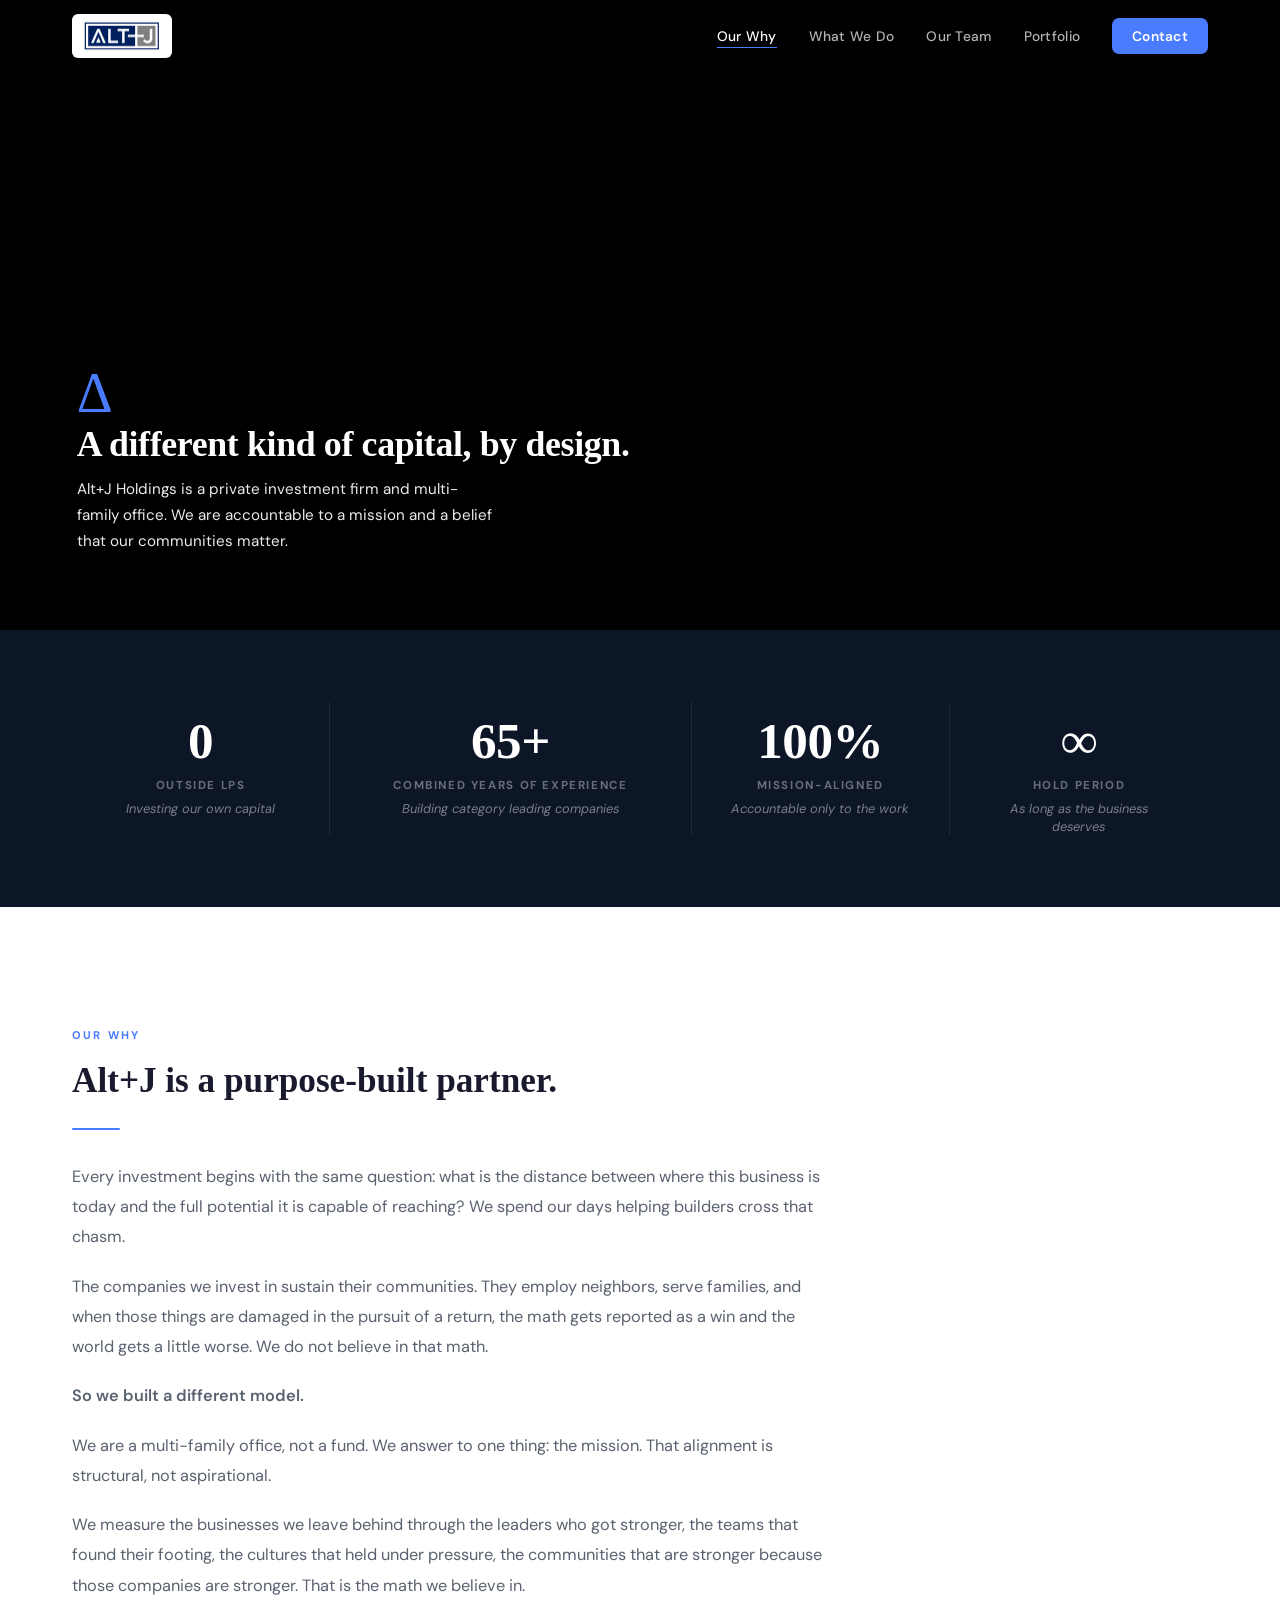
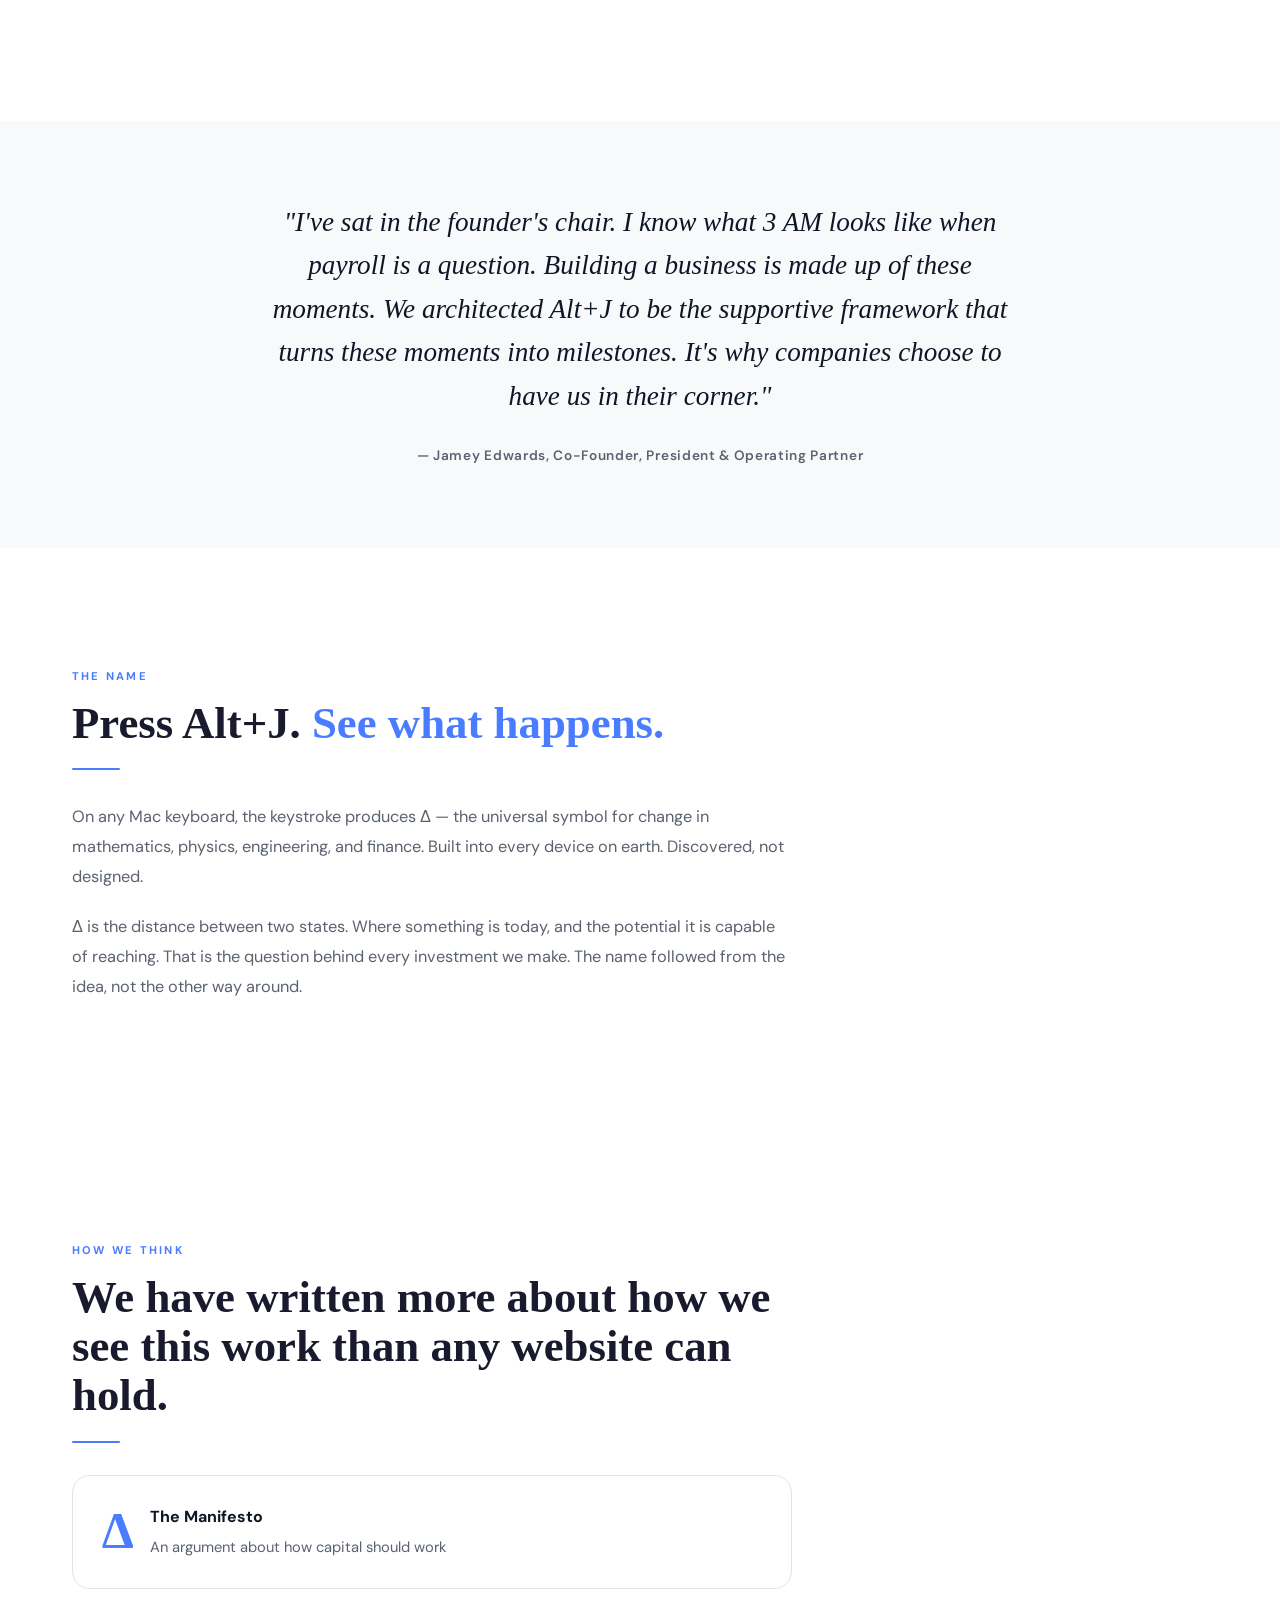
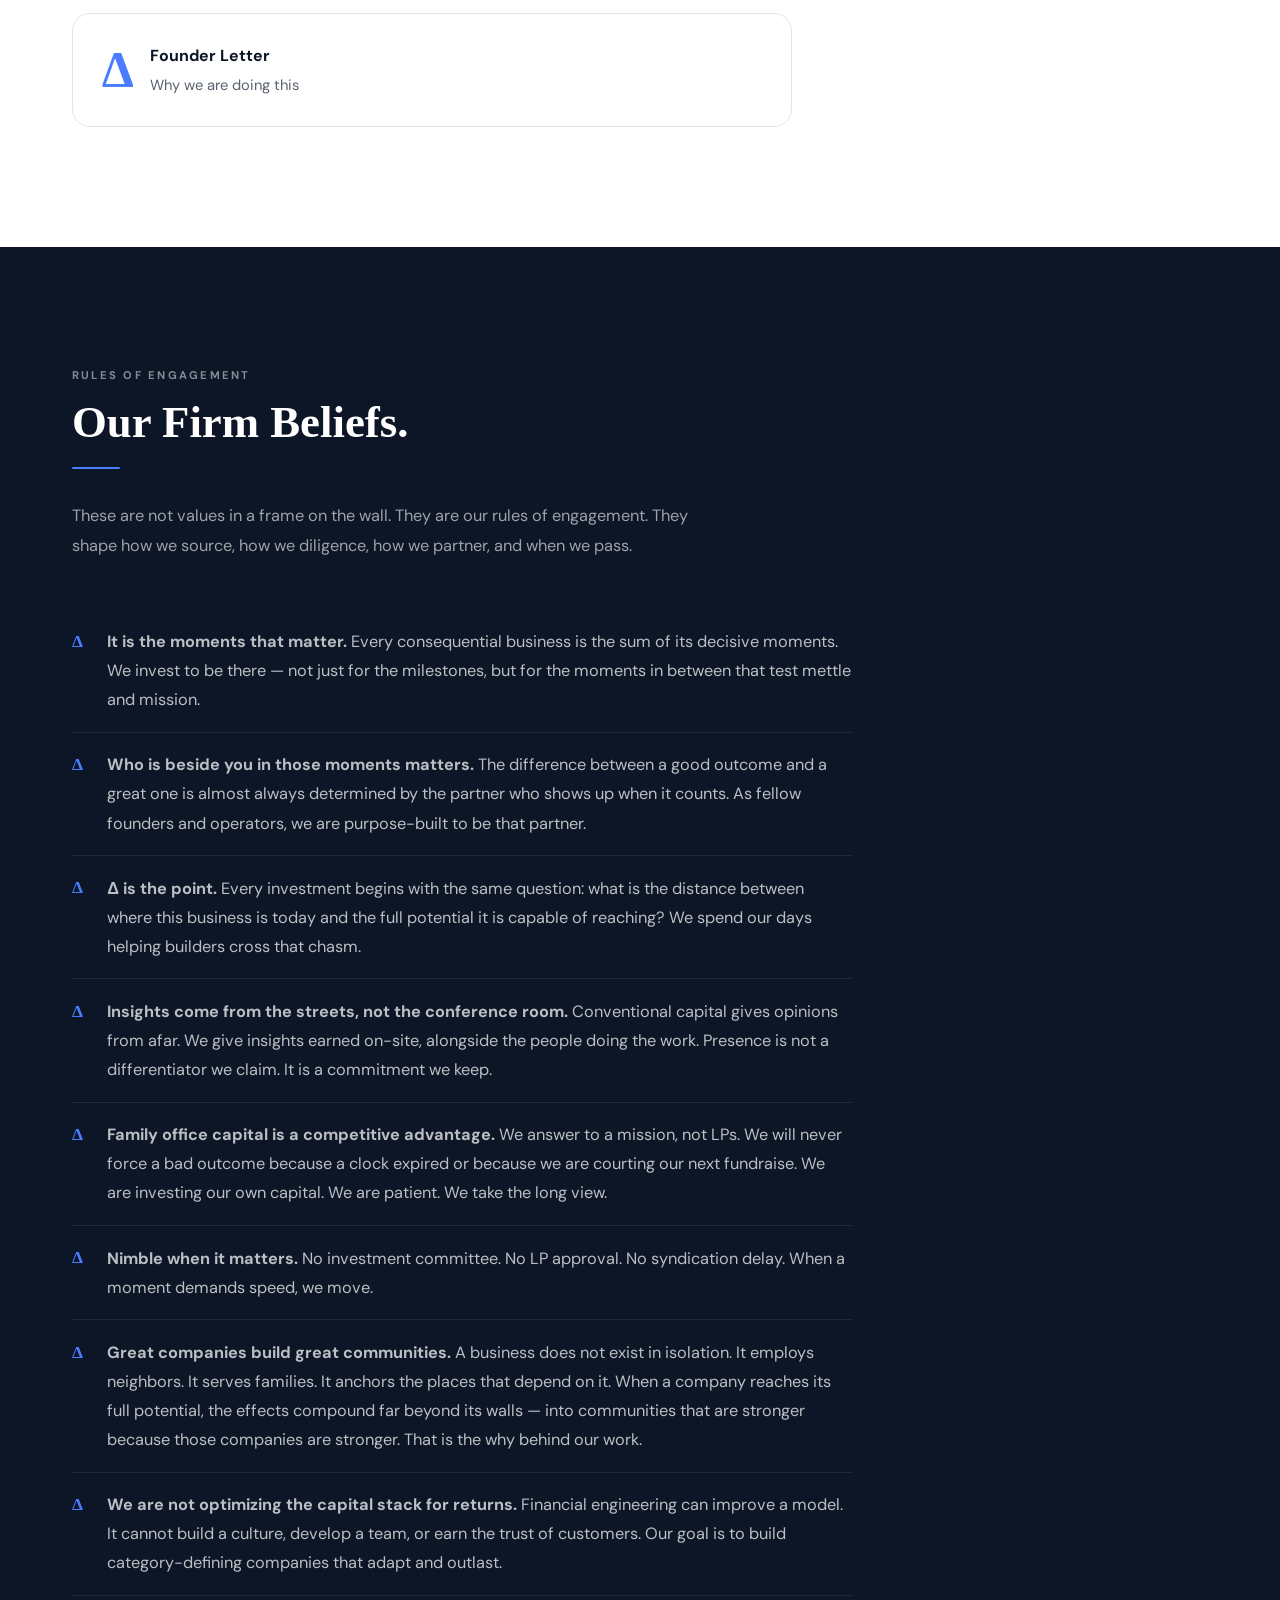
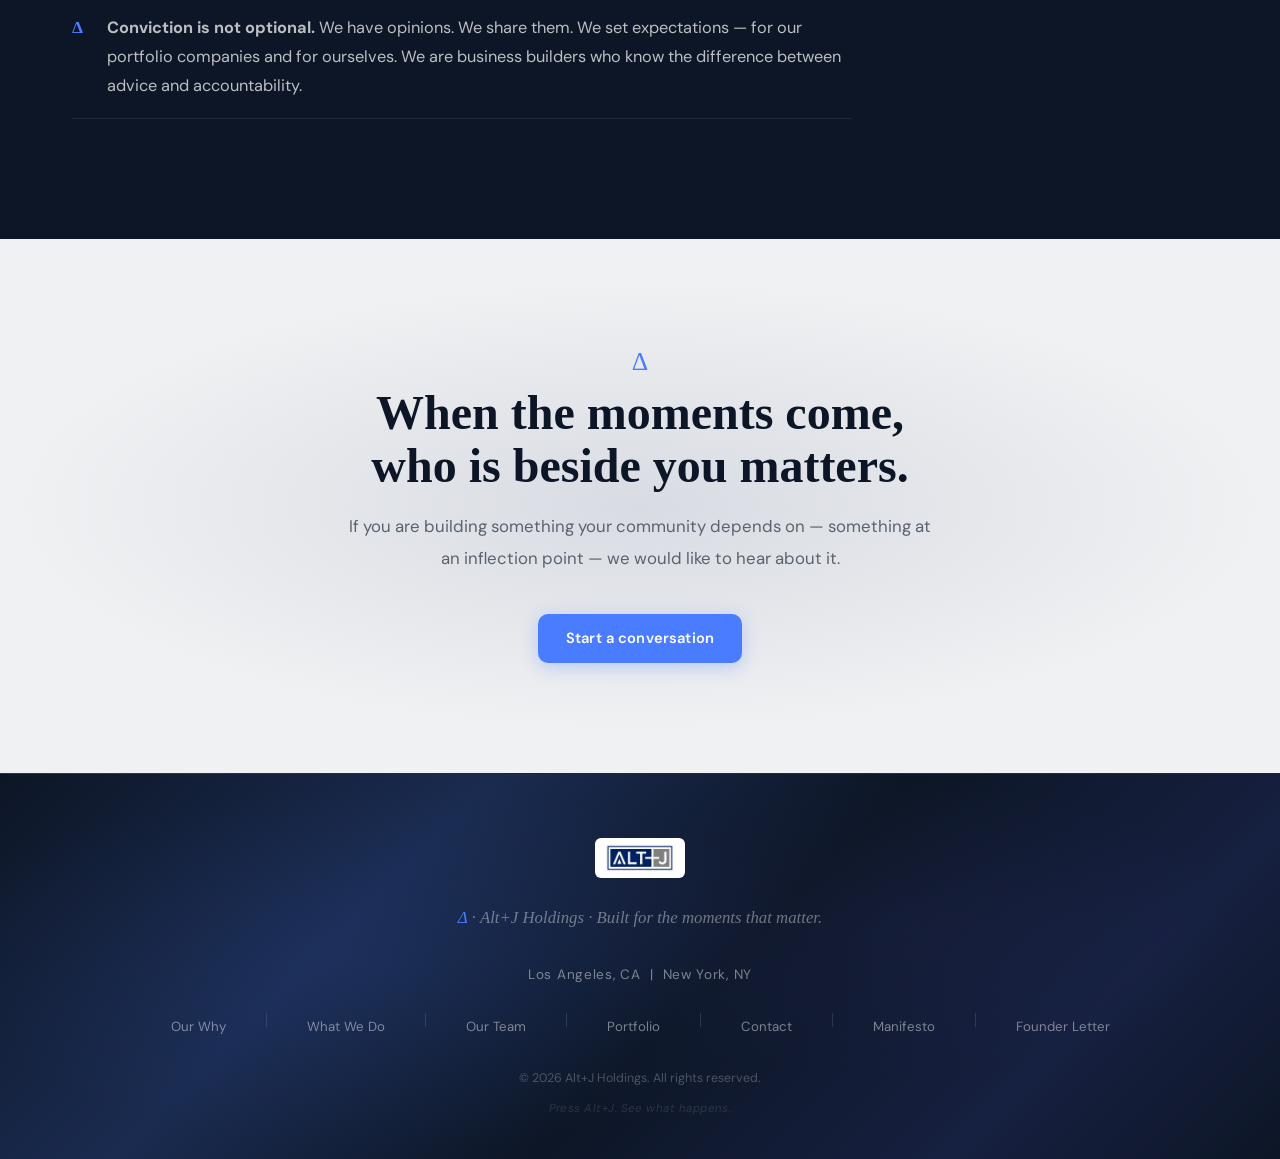
<file: about.html>
<!DOCTYPE html>
<html lang="en">
<head>
  <meta charset="UTF-8">
  <meta name="viewport" content="width=device-width, initial-scale=1.0">
  <title>Our Why — Alt+J Holdings</title>
  <meta name="description" content="Alt+J Holdings — a family office investment firm investing our own capital, accountable to a mission rather than a fund cycle.">
  <link rel="stylesheet" href="/css/style.css">
  <link rel="preconnect" href="https://fonts.googleapis.com">
  <link rel="preconnect" href="https://fonts.gstatic.com" crossorigin>
</head>
<body>

<!-- NAV -->
<nav id="nav">
  <div class="nav-inner">
    <a class="nav-logo" href="/"><img src="/assets/logo.png" alt="Alt+J Holdings"></a>
    <ul class="nav-links">
      <li><a href="/ourwhy.html" class="active">Our Why</a></li>
      <li><a href="/what-we-do.html">What We Do</a></li>
      <li><a href="/team.html">Our Team</a></li>
      <li><a href="/portfolio.html">Portfolio</a></li>
      <li><a href="/contact.html" class="nav-cta">Contact</a></li>
    </ul>
    <div class="nav-hamburger" aria-label="Menu" role="button" tabindex="0">
      <span></span><span></span><span></span>
    </div>
  </div>
</nav>
<div class="nav-mobile">
  <ul>
    <li><a href="/ourwhy.html">Our Why</a></li>
    <li><a href="/what-we-do.html">What We Do</a></li>
    <li><a href="/team.html">Our Team</a></li>
    <li><a href="/portfolio.html">Portfolio</a></li>
    <li><a href="/contact.html">Contact</a></li>
  </ul>
  <a href="/contact.html" class="btn btn-primary">Contact</a>
</div>

<!-- HERO -->
<section class="hero-video" style="height:70vh;min-height:450px;">
  <div class="hero-video-slides">
    <div class="hero-slide active" data-slide="0">
      <video autoplay muted loop playsinline>
        <source src="/assets/architect-drawing.mp4" type="video/mp4">
      </video>
      <div class="hero-overlay" style="background:linear-gradient(180deg, rgba(10,18,32,0.55) 0%, rgba(10,18,32,0.7) 100%)"></div>
    </div>
  </div>
  <div class="hero-content" style="bottom:12%;left:6%;max-width:620px;z-index:2;">
    <span class="hero-delta">Δ</span>
    <h1 class="hero-headline">A different kind of capital, by design.</h1>
    <p class="hero-sub">Alt+J Holdings is a private investment firm and multi-family office. We are accountable to a mission and a belief that our communities matter.</p>
  </div>
</section>

<!-- STAT BAND -->
<section class="stat-band">
  <div class="container">
    <div class="stats-grid">
      <div class="stat-item fade-in">
        <div class="stat-number" data-count="0">0</div>
        <div class="stat-label">Outside LPs</div>
        <div class="stat-sublabel">Investing our own capital</div>
      </div>
      <div class="stat-item fade-in fade-in-delay-1">
        <div class="stat-number" data-count="65" data-suffix="+">65+</div>
        <div class="stat-label">Combined Years of Experience</div>
        <div class="stat-sublabel">Building category leading companies</div>
      </div>
      <div class="stat-item fade-in fade-in-delay-2">
        <div class="stat-number" data-count="100" data-suffix="%">100%</div>
        <div class="stat-label">Mission-Aligned</div>
        <div class="stat-sublabel">Accountable only to the work</div>
      </div>
      <div class="stat-item fade-in fade-in-delay-3">
        <div class="stat-number">∞</div>
        <div class="stat-label">Hold Period</div>
        <div class="stat-sublabel">As long as the business deserves</div>
      </div>
    </div>
  </div>
</section>

<!-- OUR WHY -->
<section style="background:var(--white); padding:120px 0">
  <div class="container">
    <div style="max-width:760px">
      <span class="label fade-in">Our Why</span>
      <h2 class="fade-in" style="font-size:clamp(1.6rem,3vw,2.2rem);line-height:1.3;margin-bottom:1.5rem">Alt+J is a purpose-built partner.</h2>
      <div class="section-divider fade-in"></div>
      <p class="fade-in fade-in-delay-1" style="color:var(--text-light);margin-top:1.5rem">
        Every investment begins with the same question: what is the distance between where this business is today and the full potential it is capable of reaching? We spend our days helping builders cross that chasm.
      </p>
      <p class="fade-in fade-in-delay-1" style="color:var(--text-light);margin-top:1.2rem">
        The companies we invest in sustain their communities. They employ neighbors, serve families, and when those things are damaged in the pursuit of a return, the math gets reported as a win and the world gets a little worse. We do not believe in that math.
      </p>
      <p class="fade-in fade-in-delay-2" style="color:var(--text-light);margin-top:1.2rem;font-weight:600">
        So we built a different model.
      </p>
      <p class="fade-in fade-in-delay-2" style="color:var(--text-light);margin-top:1.2rem">
        We are a multi-family office, not a fund. We answer to one thing: the mission. That alignment is structural, not aspirational.
      </p>
      <p class="fade-in fade-in-delay-2" style="color:var(--text-light);margin-top:1.2rem">
        We measure the businesses we leave behind through the leaders who got stronger, the teams that found their footing, the cultures that held under pressure, the communities that are stronger because those companies are stronger. That is the math we believe in.
      </p>
    </div>
  </div>
</section>


<!-- QUOTE — JAMEY -->
<section style="background:var(--off-white); padding:80px 0">
  <div class="container">
    <blockquote class="pull-quote fade-in" style="max-width:760px;margin:0 auto;text-align:center;border:none;padding:0">
      <p style="font-family:'Cormorant Garant',Georgia,serif;font-size:clamp(1.3rem,2.5vw,1.7rem);line-height:1.6;color:var(--navy);font-style:italic;margin-bottom:1.5rem">
        "I've sat in the founder's chair. I know what 3 AM looks like when payroll is a question. Building a business is made up of these moments. We architected Alt+J to be the supportive framework that turns these moments into milestones. It's why companies choose to have us in their corner."
      </p>
      <cite style="font-style:normal;font-size:0.85rem;color:var(--text-light);font-weight:600;letter-spacing:0.05em">
        — Jamey Edwards, Co-Founder, President & Operating Partner
      </cite>
    </blockquote>
  </div>
</section>


<!-- THE NAME -->
<section style="background:var(--white); padding:120px 0">
  <div class="container">
    <div style="max-width:720px">
      <span class="label fade-in">The Name</span>
      <h2 class="fade-in">Press Alt+J. <span style="color:var(--accent)">See what happens.</span></h2>
      <div class="section-divider fade-in"></div>
      <p class="fade-in fade-in-delay-1" style="color:var(--text-light)">
        On any Mac keyboard, the keystroke produces Δ — the universal symbol for change in mathematics, physics, engineering, and finance. Built into every device on earth. Discovered, not designed.
      </p>
      <p class="fade-in fade-in-delay-2" style="color:var(--text-light);margin-top:1.2rem">
        Δ is the distance between two states. Where something is today, and the potential it is capable of reaching. That is the question behind every investment we make. The name followed from the idea, not the other way around.
      </p>
    </div>
  </div>
</section>

<!-- HOW WE THINK -->
<section style="background:var(--white); padding:120px 0">
  <div class="container">
    <div style="max-width:720px">
      <span class="label fade-in">How We Think</span>
      <h2 class="fade-in">We have written more about how we see this work than any website can hold.</h2>
      <div class="section-divider fade-in"></div>
      <div class="fade-in fade-in-delay-1" style="display:flex;flex-direction:column;gap:1.5rem;margin-top:1rem">
        <a href="/manifesto.html" style="display:flex;align-items:flex-start;gap:1rem;padding:1.8rem;background:var(--white);border:1px solid var(--border);border-radius:var(--radius-lg);text-decoration:none;transition:all var(--transition)" onmouseover="this.style.transform='translateY(-3px)';this.style.boxShadow='0 12px 40px rgba(0,0,0,0.07)'" onmouseout="this.style.transform='';this.style.boxShadow=''">
          <span style="font-family:'Cormorant Garant',Georgia,serif;font-size:3.2rem;color:var(--accent);line-height:1;flex-shrink:0;font-weight:700">Δ</span>
          <div>
            <div style="font-weight:700;color:var(--navy);margin-bottom:0.35rem">The Manifesto</div>
            <div style="font-size:0.92rem;color:var(--text-light)">An argument about how capital should work</div>
          </div>
        </a>
        <a href="/letter.html" style="display:flex;align-items:flex-start;gap:1rem;padding:1.8rem;background:var(--white);border:1px solid var(--border);border-radius:var(--radius-lg);text-decoration:none;transition:all var(--transition)" onmouseover="this.style.transform='translateY(-3px)';this.style.boxShadow='0 12px 40px rgba(0,0,0,0.07)'" onmouseout="this.style.transform='';this.style.boxShadow=''">
          <span style="font-family:'Cormorant Garant',Georgia,serif;font-size:3.2rem;color:var(--accent);line-height:1;flex-shrink:0;font-weight:700">Δ</span>
          <div>
            <div style="font-weight:700;color:var(--navy);margin-bottom:0.35rem">Founder Letter</div>
            <div style="font-size:0.92rem;color:var(--text-light)">Why we are doing this</div>
          </div>
        </a>
      </div>
    </div>
  </div>
</section>





<!-- OUR FIRM BELIEFS -->
<section style="background:var(--navy); padding:120px 0">
  <div class="container">
    <span class="label label-white fade-in">Rules of Engagement</span>
    <h2 class="fade-in" style="color:var(--white)">Our Firm Beliefs.</h2>
    <div class="section-divider fade-in" style="background:var(--accent)"></div>
    <p class="fade-in fade-in-delay-1" style="color:rgba(255,255,255,0.6);max-width:640px;margin-bottom:3rem">
      These are not values in a frame on the wall. They are our rules of engagement. They shape how we source, how we diligence, how we partner, and when we pass.
    </p>
    <ul class="beliefs-list on-dark fade-in fade-in-delay-2">
      <li><strong>It is the moments that matter.</strong> Every consequential business is the sum of its decisive moments. We invest to be there — not just for the milestones, but for the moments in between that test mettle and mission.</li>
      <li><strong>Who is beside you in those moments matters.</strong> The difference between a good outcome and a great one is almost always determined by the partner who shows up when it counts. As fellow founders and operators, we are purpose-built to be that partner.</li>
      <li><strong>Δ is the point.</strong> Every investment begins with the same question: what is the distance between where this business is today and the full potential it is capable of reaching? We spend our days helping builders cross that chasm.</li>
      <li><strong>Insights come from the streets, not the conference room.</strong> Conventional capital gives opinions from afar. We give insights earned on-site, alongside the people doing the work. Presence is not a differentiator we claim. It is a commitment we keep.</li>
      <li><strong>Family office capital is a competitive advantage.</strong> We answer to a mission, not LPs. We will never force a bad outcome because a clock expired or because we are courting our next fundraise. We are investing our own capital. We are patient. We take the long view.</li>
      <li><strong>Nimble when it matters.</strong> No investment committee. No LP approval. No syndication delay. When a moment demands speed, we move.</li>
      <li><strong>Great companies build great communities.</strong> A business does not exist in isolation. It employs neighbors. It serves families. It anchors the places that depend on it. When a company reaches its full potential, the effects compound far beyond its walls — into communities that are stronger because those companies are stronger. That is the why behind our work.</li>
      <li><strong>We are not optimizing the capital stack for returns.</strong> Financial engineering can improve a model. It cannot build a culture, develop a team, or earn the trust of customers. Our goal is to build category-defining companies that adapt and outlast.</li>
      <li><strong>Conviction is not optional.</strong> We have opinions. We share them. We set expectations — for our portfolio companies and for ourselves. We are business builders who know the difference between advice and accountability.</li>
    </ul>
  </div>
</section>

<!-- FINAL CTA -->
<section class="cta-section">
  <div class="container">
    <span class="delta-accent fade-in" style="text-align:center">Δ</span>
    <h2 class="fade-in">When the moments come,<br>who is beside you matters.</h2>
    <p class="fade-in fade-in-delay-1">
      If you are building something your community depends on — something at an inflection point — we would like to hear about it.
    </p>
    <div class="cta-btns fade-in fade-in-delay-2">
      <a href="/contact.html" class="btn btn-primary">Start a conversation</a>

    </div>
  </div>
</section>

<!-- FOOTER -->
<footer>
  <div class="footer-inner">
    <div class="footer-logo"><img src="/assets/logo.png" alt="Alt+J Holdings"></div>
    <p class="footer-tagline"><span class="delta">Δ</span> · Alt+J Holdings · Built for the moments that matter.</p>
    <p style="color:rgba(255,255,255,0.45);font-size:0.85rem;margin-top:0.5rem;letter-spacing:0.05em">Los Angeles, CA &nbsp;|&nbsp; New York, NY</p>
    <br>
    <ul class="footer-links">
      <li><a href="/ourwhy.html">Our Why</a></li>
      <li class="footer-divider"></li>
      <li><a href="/what-we-do.html">What We Do</a></li>
      <li class="footer-divider"></li>
      <li><a href="/team.html">Our Team</a></li>
      <li class="footer-divider"></li>
      <li><a href="/portfolio.html">Portfolio</a></li>
      <li class="footer-divider"></li>
      <li><a href="/contact.html">Contact</a></li>
      <li class="footer-divider"></li>
      <li><a href="/manifesto.html">Manifesto</a></li>
      <li class="footer-divider"></li>
      <li><a href="/letter.html">Founder Letter</a></li>
    </ul>
    <p class="footer-legal">© 2026 Alt+J Holdings. All rights reserved.</p>
    <p class="footer-easter">Press Alt+J. See what happens.</p>
  </div>
</footer>

<script src="/js/main.js"></script>
</body>
</html>
</file>
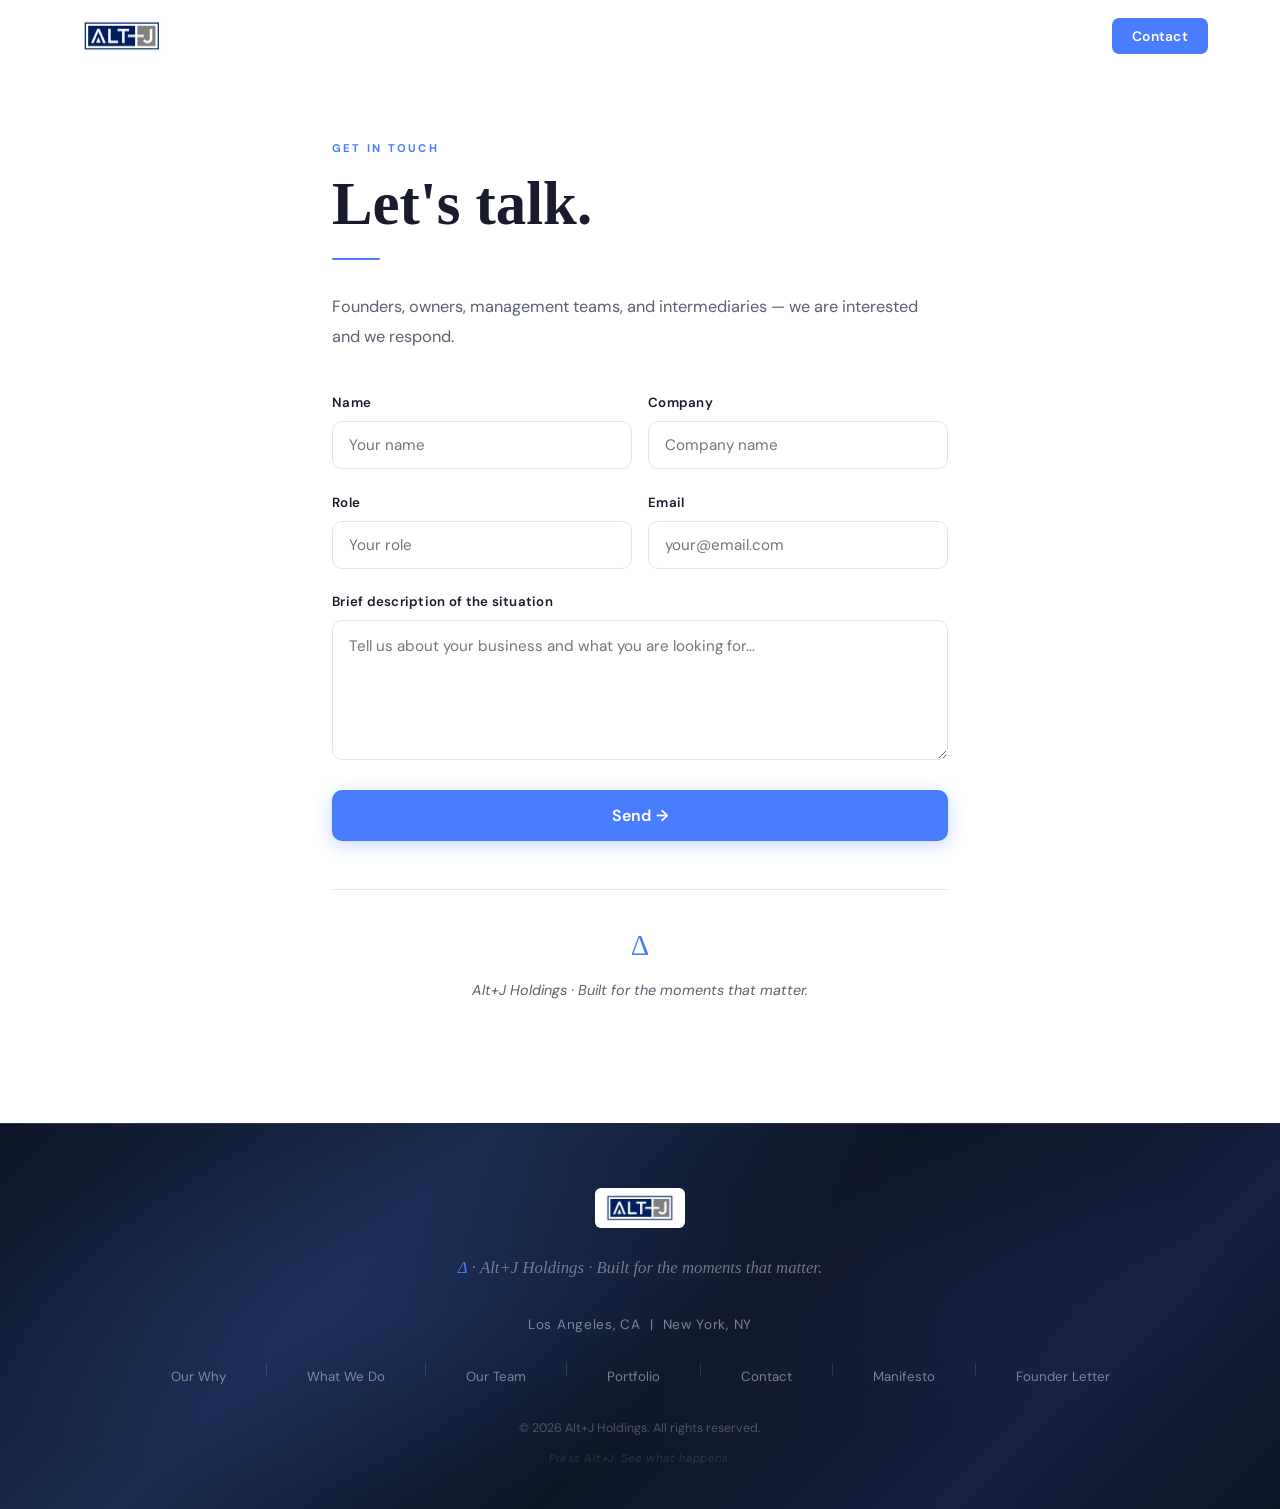
<file: contact.html>
<!DOCTYPE html>
<html lang="en">
<head>
  <meta charset="UTF-8">
  <meta name="viewport" content="width=device-width, initial-scale=1.0">
  <title>Contact — Alt+J Holdings</title>
  <meta name="description" content="Founders, owners, management teams, and intermediaries — we are interested and we respond.">
  <link rel="stylesheet" href="/css/style.css">
  <link rel="preconnect" href="https://fonts.googleapis.com">
  <link rel="preconnect" href="https://fonts.gstatic.com" crossorigin>
</head>
<body>

<!-- NAV -->
<nav id="nav" class="scrolled">
  <div class="nav-inner">
    <a class="nav-logo" href="/"><img src="/assets/logo.png" alt="Alt+J Holdings"></a>
    <ul class="nav-links">
      <li><a href="/ourwhy.html">Our Why</a></li>
      <li><a href="/what-we-do.html">What We Do</a></li>
      <li><a href="/team.html">Our Team</a></li>
      <li><a href="/portfolio.html">Portfolio</a></li>
      <li><a href="/contact.html" class="nav-cta active">Contact</a></li>
    </ul>
    <div class="nav-hamburger" aria-label="Menu" role="button" tabindex="0">
      <span></span><span></span><span></span>
    </div>
  </div>
</nav>
<div class="nav-mobile">
  <ul>
    <li><a href="/ourwhy.html">Our Why</a></li>
    <li><a href="/what-we-do.html">What We Do</a></li>
    <li><a href="/team.html">Our Team</a></li>
    <li><a href="/portfolio.html">Portfolio</a></li>
    <li><a href="/contact.html">Contact</a></li>
  </ul>
  <a href="/contact.html" class="btn btn-primary">Contact</a>
</div>

<!-- CONTACT PAGE — clean, no philosophy, action-focused -->
<div class="contact-wrap" style="padding-top:140px">
  <div class="fade-in">
    <span class="label">Get in Touch</span>
    <h1 style="font-size:clamp(2.2rem,5vw,3.8rem);margin-bottom:0.5rem">Let's talk.</h1>
    <div class="section-divider"></div>
    <p style="color:var(--text-light);margin-bottom:2.5rem">
      Founders, owners, management teams, and intermediaries — we are interested and we respond.
    </p>
  </div>

  <form class="fade-in fade-in-delay-1"
        action="https://formspree.io/f/meenozgk"
        method="POST">
    <div class="form-row">
      <div class="form-group">
        <label for="name">Name</label>
        <input type="text" id="name" name="name" placeholder="Your name" required>
      </div>
      <div class="form-group">
        <label for="company">Company</label>
        <input type="text" id="company" name="company" placeholder="Company name">
      </div>
    </div>
    <div class="form-row">
      <div class="form-group">
        <label for="role">Role</label>
        <input type="text" id="role" name="role" placeholder="Your role">
      </div>
      <div class="form-group">
        <label for="email">Email</label>
        <input type="email" id="email" name="email" placeholder="your@email.com" required>
      </div>
    </div>
    <div class="form-group">
      <label for="message">Brief description of the situation</label>
      <textarea id="message" name="message" placeholder="Tell us about your business and what you are looking for..." required></textarea>
    </div>
    <button type="submit" class="btn btn-primary form-submit">Send →</button>
  </form>

  <div id="form-success" style="display:none;text-align:center;padding:3rem 0">
    <span style="font-family:'Cormorant Garant',Georgia,serif;font-size:2.4rem;color:var(--accent);display:block;margin-bottom:0.8rem">Δ</span>
    <h2 style="margin-bottom:0.5rem">Thank you.</h2>
    <p style="color:var(--text-light)">We've received your message and will be in touch soon.</p>
  </div>

  <div class="fade-in fade-in-delay-2" style="margin-top:3rem;padding-top:2rem;border-top:1px solid var(--border);text-align:center">
    <span style="font-family:'Cormorant Garant',Georgia,serif;font-size:1.8rem;color:var(--accent);display:block;margin-bottom:0.5rem">Δ</span>
    <p style="color:var(--text-light);font-size:0.9rem;font-style:italic">
      Alt+J Holdings · Built for the moments that matter.
    </p>
  </div>
</div>

<!-- FOOTER -->
<footer>
  <div class="footer-inner">
    <div class="footer-logo"><img src="/assets/logo.png" alt="Alt+J Holdings"></div>
    <p class="footer-tagline"><span class="delta">Δ</span> · Alt+J Holdings · Built for the moments that matter.</p>
    <p style="color:rgba(255,255,255,0.45);font-size:0.85rem;margin-top:0.5rem;letter-spacing:0.05em">Los Angeles, CA &nbsp;|&nbsp; New York, NY</p>
    <br>
    <ul class="footer-links">
      <li><a href="/ourwhy.html">Our Why</a></li>
      <li class="footer-divider"></li>
      <li><a href="/what-we-do.html">What We Do</a></li>
      <li class="footer-divider"></li>
      <li><a href="/team.html">Our Team</a></li>
      <li class="footer-divider"></li>
      <li><a href="/portfolio.html">Portfolio</a></li>
      <li class="footer-divider"></li>
      <li><a href="/contact.html">Contact</a></li>
      <li class="footer-divider"></li>
      <li><a href="/manifesto.html">Manifesto</a></li>
      <li class="footer-divider"></li>
      <li><a href="/letter.html">Founder Letter</a></li>
    </ul>
    <p class="footer-legal">© 2026 Alt+J Holdings. All rights reserved.</p>
    <p class="footer-easter">Press Alt+J. See what happens.</p>
  </div>
</footer>

<script src="/js/main.js"></script>
<script>
(function() {
  var form = document.querySelector('form[action*="formspree"]');
  var success = document.getElementById('form-success');
  if (!form || !success) return;
  form.addEventListener('submit', function(e) {
    e.preventDefault();
    var btn = form.querySelector('button[type="submit"]');
    btn.disabled = true;
    btn.textContent = 'Sending...';
    fetch(form.action, {
      method: 'POST',
      body: new FormData(form),
      headers: { 'Accept': 'application/json' }
    }).then(function(r) {
      if (r.ok) {
        form.style.display = 'none';
        success.style.display = 'block';
      } else {
        btn.disabled = false;
        btn.textContent = 'Send →';
        alert('Something went wrong. Please try again.');
      }
    }).catch(function() {
      btn.disabled = false;
      btn.textContent = 'Send →';
      alert('Something went wrong. Please try again.');
    });
  });
})();
</script>
</body>
</html>
</file>
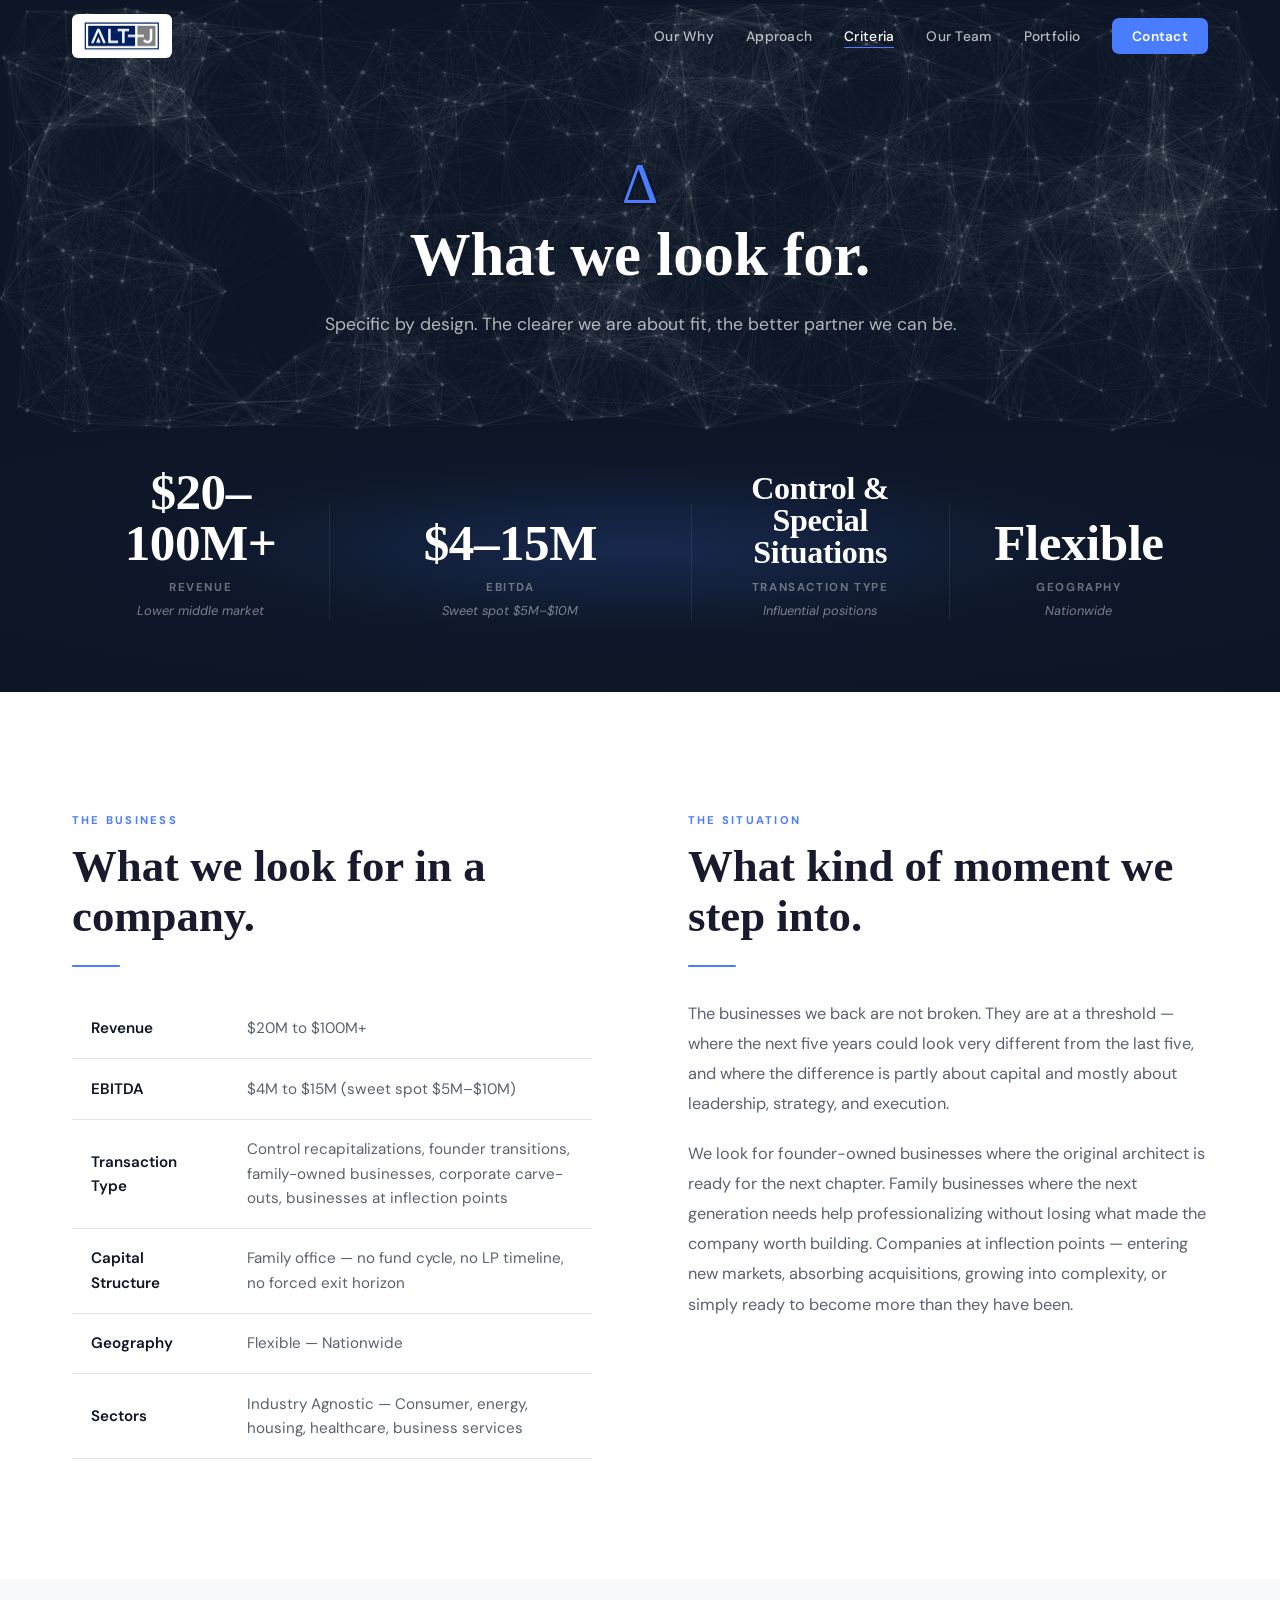
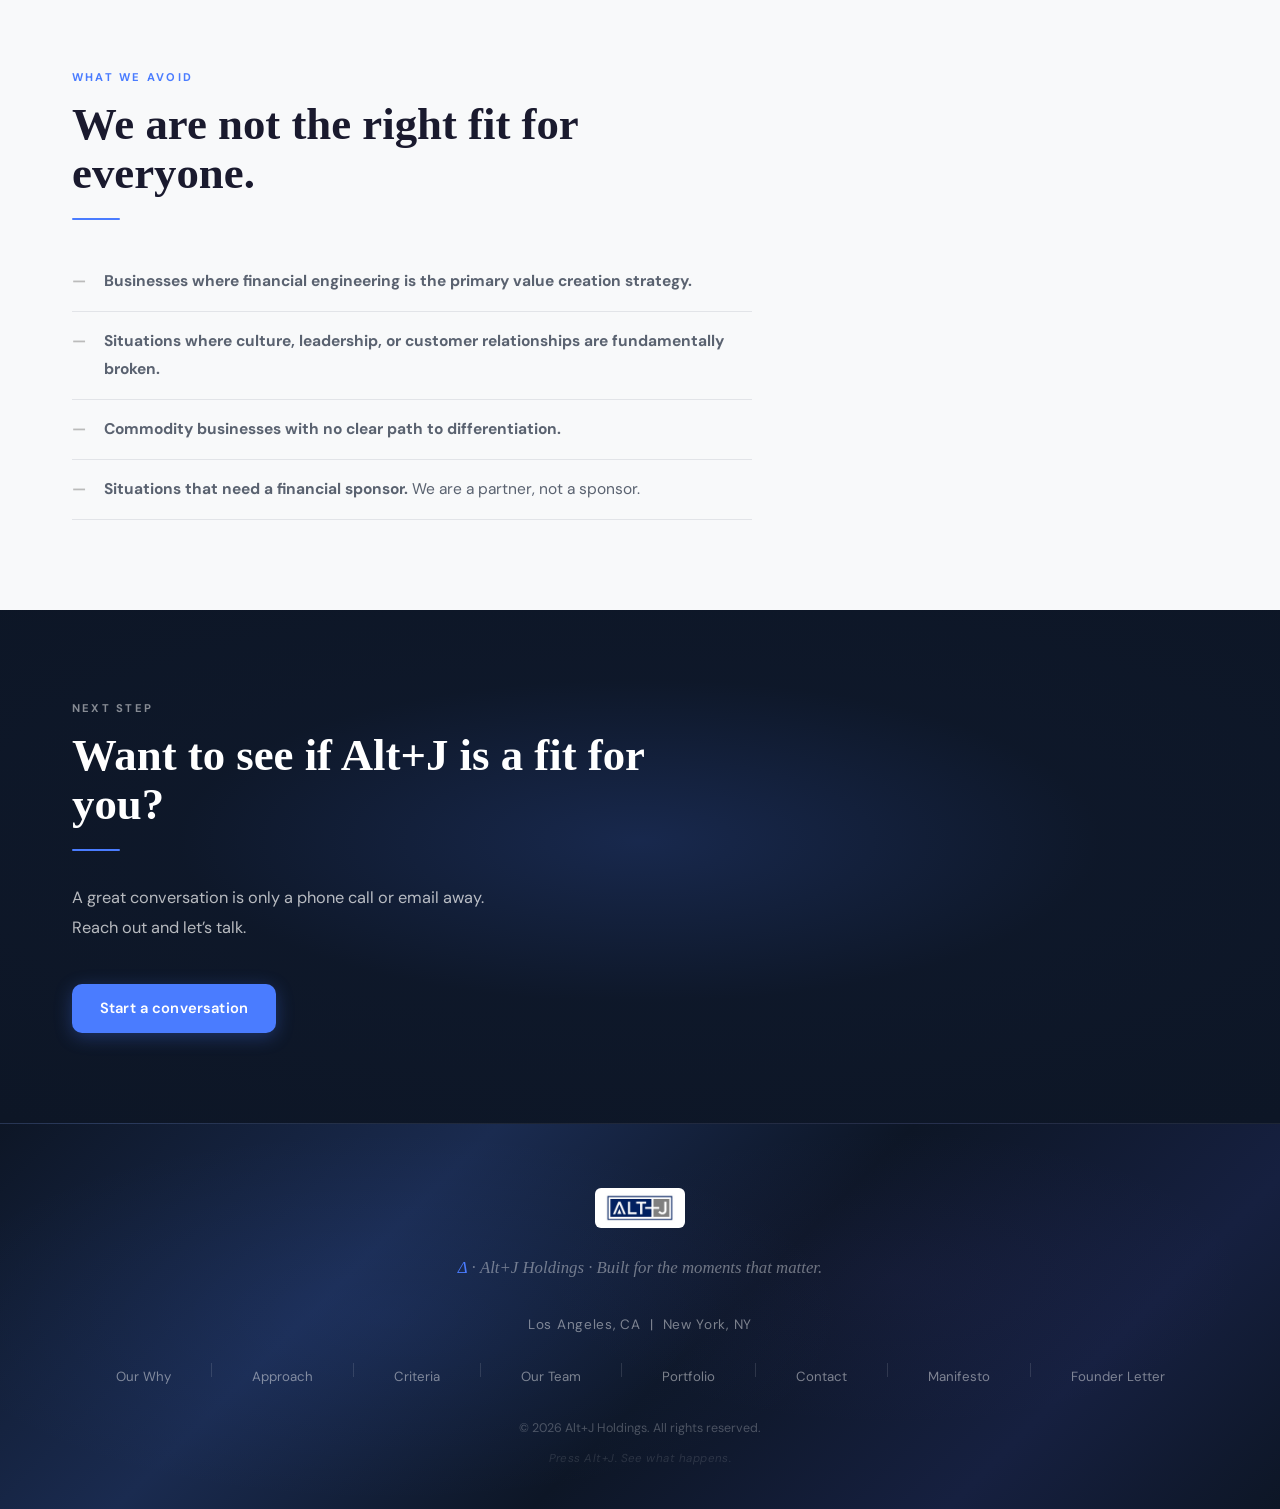
<file: criteria.html>
<!DOCTYPE html>
<html lang="en">
<head>
  <meta charset="UTF-8">
  <meta name="viewport" content="width=device-width, initial-scale=1.0">
  <title>Investment Criteria — Alt+J Holdings</title>
  <meta name="description" content="What Alt+J Holdings looks for. $20M–$100M+ revenue, $4M–$15M EBITDA, control and minority positions. Specific by design.">
  <link rel="stylesheet" href="/css/style.css">
  <link rel="preconnect" href="https://fonts.googleapis.com">
  <link rel="preconnect" href="https://fonts.gstatic.com" crossorigin>
</head>
<body>

<!-- NAV -->
<nav id="nav">
  <div class="nav-inner">
    <a class="nav-logo" href="/"><img src="/assets/logo.png" alt="Alt+J Holdings"></a>
    <ul class="nav-links">
      <li><a href="/ourwhy.html">Our Why</a></li>
      <li><a href="/what-we-do.html">Approach</a></li>
      <li><a href="/criteria.html" class="active">Criteria</a></li>
      <li><a href="/team.html">Our Team</a></li>
      <li><a href="/portfolio.html">Portfolio</a></li>
      <li><a href="/contact.html" class="nav-cta">Contact</a></li>
    </ul>
    <div class="nav-hamburger" aria-label="Menu" role="button" tabindex="0">
      <span></span><span></span><span></span>
    </div>
  </div>
</nav>
<div class="nav-mobile">
  <ul>
    <li><a href="/ourwhy.html">Our Why</a></li>
    <li><a href="/what-we-do.html">Approach</a></li>
    <li><a href="/criteria.html">Criteria</a></li>
    <li><a href="/team.html">Our Team</a></li>
    <li><a href="/portfolio.html">Portfolio</a></li>
    <li><a href="/contact.html">Contact</a></li>
  </ul>
  <a href="/contact.html" class="btn btn-primary">Contact</a>
</div>

<!-- HERO -->
<section class="hero-static">
  <canvas id="staticCanvas" class="hero-static-canvas"></canvas>
  <div class="hero-static-content">
    <span class="hero-delta" style="display:block;text-align:center;margin-bottom:0.6rem">Δ</span>
    <h1>What we look for.</h1>
    <p>Specific by design. The clearer we are about fit, the better partner we can be.</p>
  </div>
</section>


<!-- STAT BAND -->
<section class="stat-band navy-glow">
  <div class="container">
    <div class="stats-grid">
      <div class="stat-item fade-in">
        <div class="stat-number">$20–100M+</div>
        <div class="stat-label">Revenue</div>
        <div class="stat-sublabel">Lower middle market</div>
      </div>
      <div class="stat-item fade-in fade-in-delay-1">
        <div class="stat-number">$4–15M</div>
        <div class="stat-label">EBITDA</div>
        <div class="stat-sublabel">Sweet spot $5M–$10M</div>
      </div>
      <div class="stat-item fade-in fade-in-delay-2">
        <div class="stat-number" style="font-size:clamp(1.4rem, 2.8vw, 2rem);">Control &amp;<br>Special Situations</div>
        <div class="stat-label">Transaction Type</div>
        <div class="stat-sublabel">Influential positions</div>
      </div>
      <div class="stat-item fade-in fade-in-delay-3">
        <div class="stat-number">Flexible</div>
        <div class="stat-label">Geography</div>
        <div class="stat-sublabel">Nationwide</div>
      </div>
    </div>
  </div>
</section>


<!-- THE BUSINESS -->
<section style="background:var(--white); padding:120px 0">
  <div class="container">
    <div class="criteria-two-col" style="display:grid;grid-template-columns:1fr 1fr;gap:6rem;align-items:start">
      <div>
        <span class="label fade-in">The Business</span>
        <h2 class="fade-in" style="margin-bottom:1.5rem">What we look for in a company.</h2>
        <div class="section-divider fade-in"></div>
        <table class="criteria-table fade-in fade-in-delay-1">
          <tbody>
            <tr>
              <td>Revenue</td>
              <td>$20M to $100M+</td>
            </tr>
            <tr>
              <td>EBITDA</td>
              <td>$4M to $15M (sweet spot $5M–$10M)</td>
            </tr>
            <tr>
              <td>Transaction Type</td>
              <td>Control recapitalizations, founder transitions, family-owned businesses, corporate carve-outs, businesses at inflection points</td>
            </tr>
            <tr>
              <td>Capital Structure</td>
              <td>Family office — no fund cycle, no LP timeline, no forced exit horizon</td>
            </tr>
            <tr>
              <td>Geography</td>
              <td>Flexible — Nationwide</td>
            </tr>
            <tr>
              <td>Sectors</td>
              <td>Industry Agnostic — Consumer, energy, housing, healthcare, business services</td>
            </tr>
          </tbody>
        </table>
      </div>

      <div>
        <span class="label fade-in">The Situation</span>
        <h2 class="fade-in" style="margin-bottom:1.5rem">What kind of moment we step into.</h2>
        <div class="section-divider fade-in"></div>
        <p class="fade-in fade-in-delay-1" style="color:var(--text-light)">
          The businesses we back are not broken. They are at a threshold — where the next five years could look very different from the last five, and where the difference is partly about capital and mostly about leadership, strategy, and execution.
        </p>
        <p class="fade-in fade-in-delay-2" style="color:var(--text-light);margin-top:1.2rem">
          We look for founder-owned businesses where the original architect is ready for the next chapter. Family businesses where the next generation needs help professionalizing without losing what made the company worth building. Companies at inflection points — entering new markets, absorbing acquisitions, growing into complexity, or simply ready to become more than they have been.
        </p>
      </div>
    </div>
  </div>
</section>


<!-- WHAT WE AVOID -->
<section style="background:var(--off-white); padding:90px 0">
  <div class="container">
    <div style="max-width:680px">
      <span class="label fade-in">What We Avoid</span>
      <h2 class="fade-in">We are not the right fit for everyone.</h2>
      <div class="section-divider fade-in"></div>
      <ul class="avoid-list fade-in fade-in-delay-1">
        <li><strong>Businesses where financial engineering is the primary value creation strategy.</strong></li>
        <li><strong>Situations where culture, leadership, or customer relationships are fundamentally broken.</strong></li>
        <li><strong>Commodity businesses with no clear path to differentiation.</strong></li>
        <li><strong>Situations that need a financial sponsor.</strong> We are a partner, not a sponsor.</li>
      </ul>
    </div>
  </div>
</section>


<!-- HOW TO REACH US -->
<section class="navy-glow" style="padding:90px 0">
  <div class="container">
    <div style="max-width:640px">
      <span class="label label-white fade-in">Next Step</span>
      <h2 class="fade-in" style="color:var(--white)">Want to see if Alt+J is a fit for you?</h2>
      <div class="section-divider fade-in" style="background:var(--accent)"></div>
      <p class="fade-in fade-in-delay-1" style="color:rgba(255,255,255,0.7)">
        A great conversation is only a phone call or email away.<br>Reach out and let’s talk.
      </p>
      <div class="fade-in fade-in-delay-2" style="margin-top:2.5rem">
        <a href="/contact.html" class="btn btn-primary">Start a conversation</a>
      </div>
    </div>
  </div>
</section>


<!-- FOOTER -->
<footer>
  <div class="footer-inner">
    <div class="footer-logo"><img src="/assets/logo.png" alt="Alt+J Holdings"></div>
    <p class="footer-tagline"><span class="delta">Δ</span> · Alt+J Holdings · Built for the moments that matter.</p>
    <p style="color:rgba(255,255,255,0.45);font-size:0.85rem;margin-top:0.5rem;letter-spacing:0.05em">Los Angeles, CA &nbsp;|&nbsp; New York, NY</p>
    <br>
    <ul class="footer-links">
      <li><a href="/ourwhy.html">Our Why</a></li>
      <li class="footer-divider"></li>
      <li><a href="/what-we-do.html">Approach</a></li>
      <li class="footer-divider"></li>
      <li><a href="/criteria.html">Criteria</a></li>
      <li class="footer-divider"></li>
      <li><a href="/team.html">Our Team</a></li>
      <li class="footer-divider"></li>
      <li><a href="/portfolio.html">Portfolio</a></li>
      <li class="footer-divider"></li>
      <li><a href="/contact.html">Contact</a></li>
      <li class="footer-divider"></li>
      <li><a href="/manifesto.html">Manifesto</a></li>
      <li class="footer-divider"></li>
      <li><a href="/letter.html">Founder Letter</a></li>
    </ul>
    <p class="footer-legal">© 2026 Alt+J Holdings. All rights reserved.</p>
    <p class="footer-easter">Press Alt+J. See what happens.</p>
  </div>
</footer>

<script src="/js/main.js"></script>
</body>
</html>
</file>
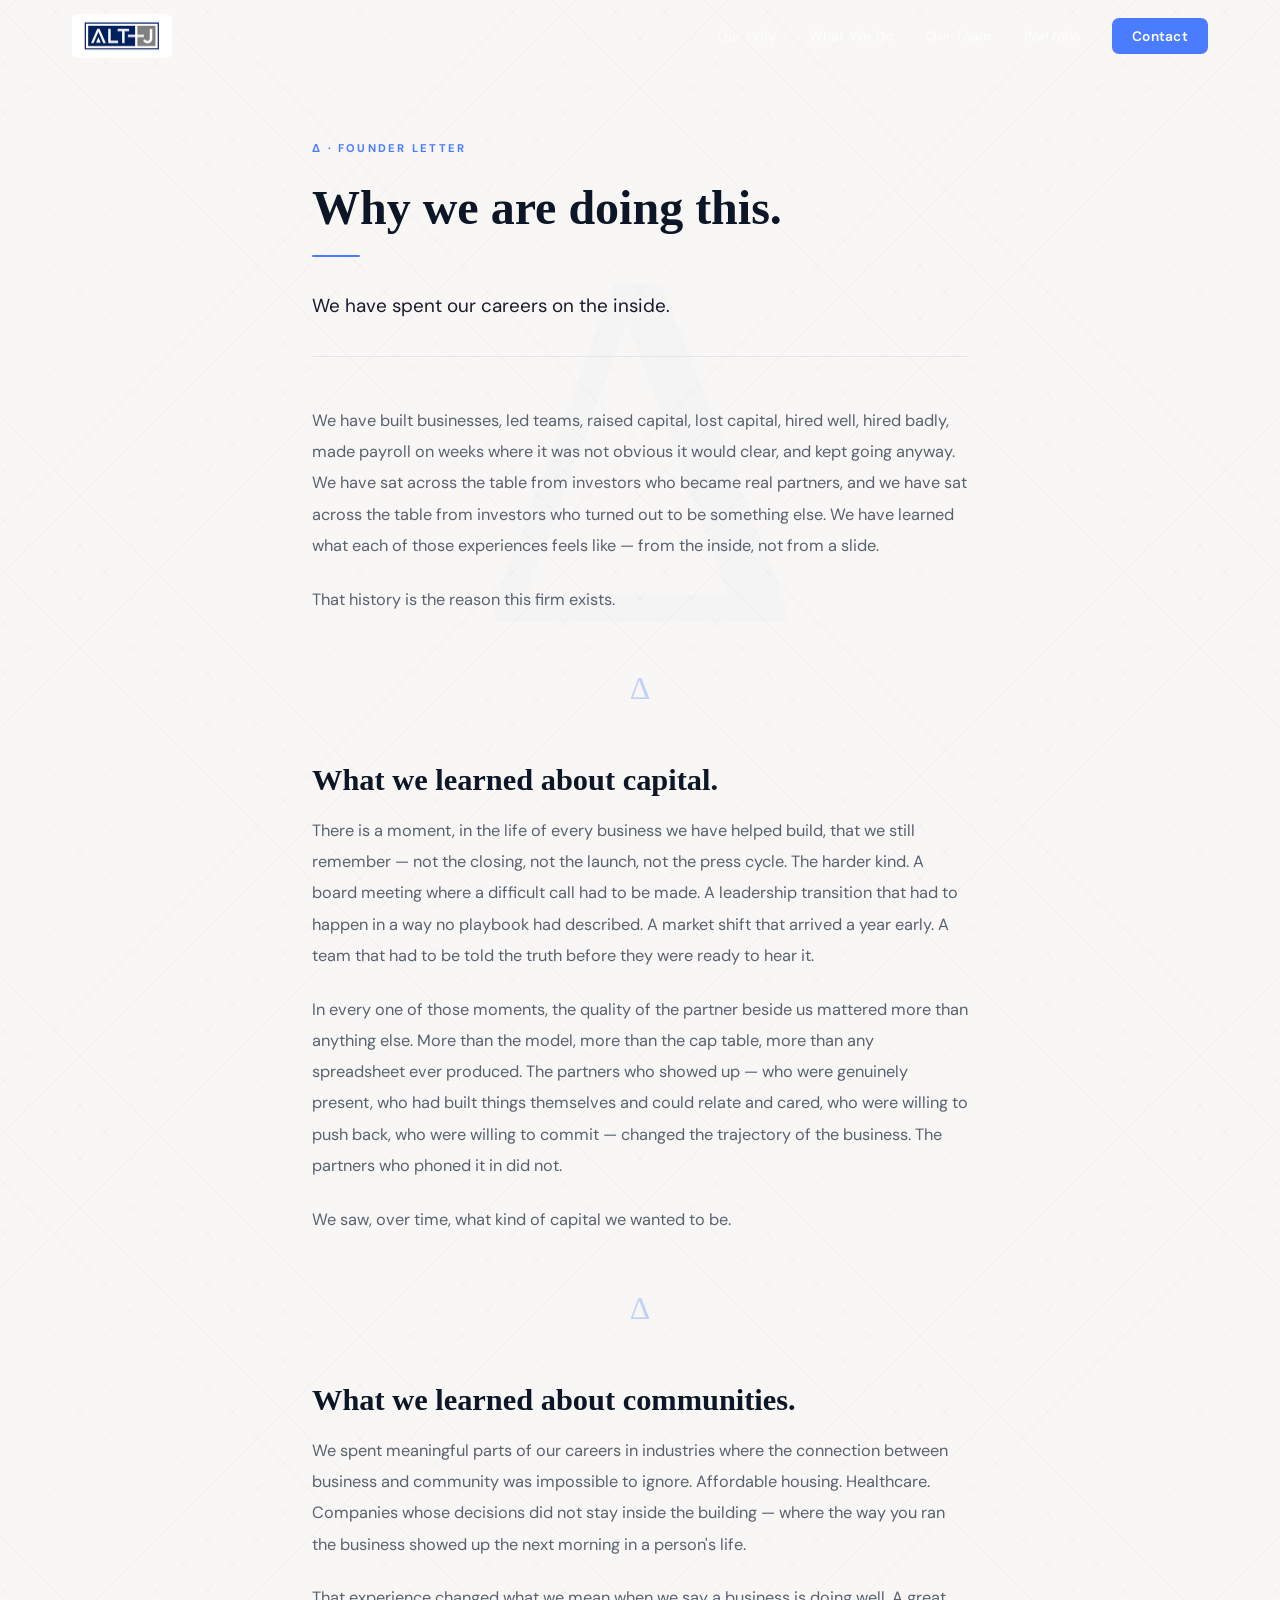
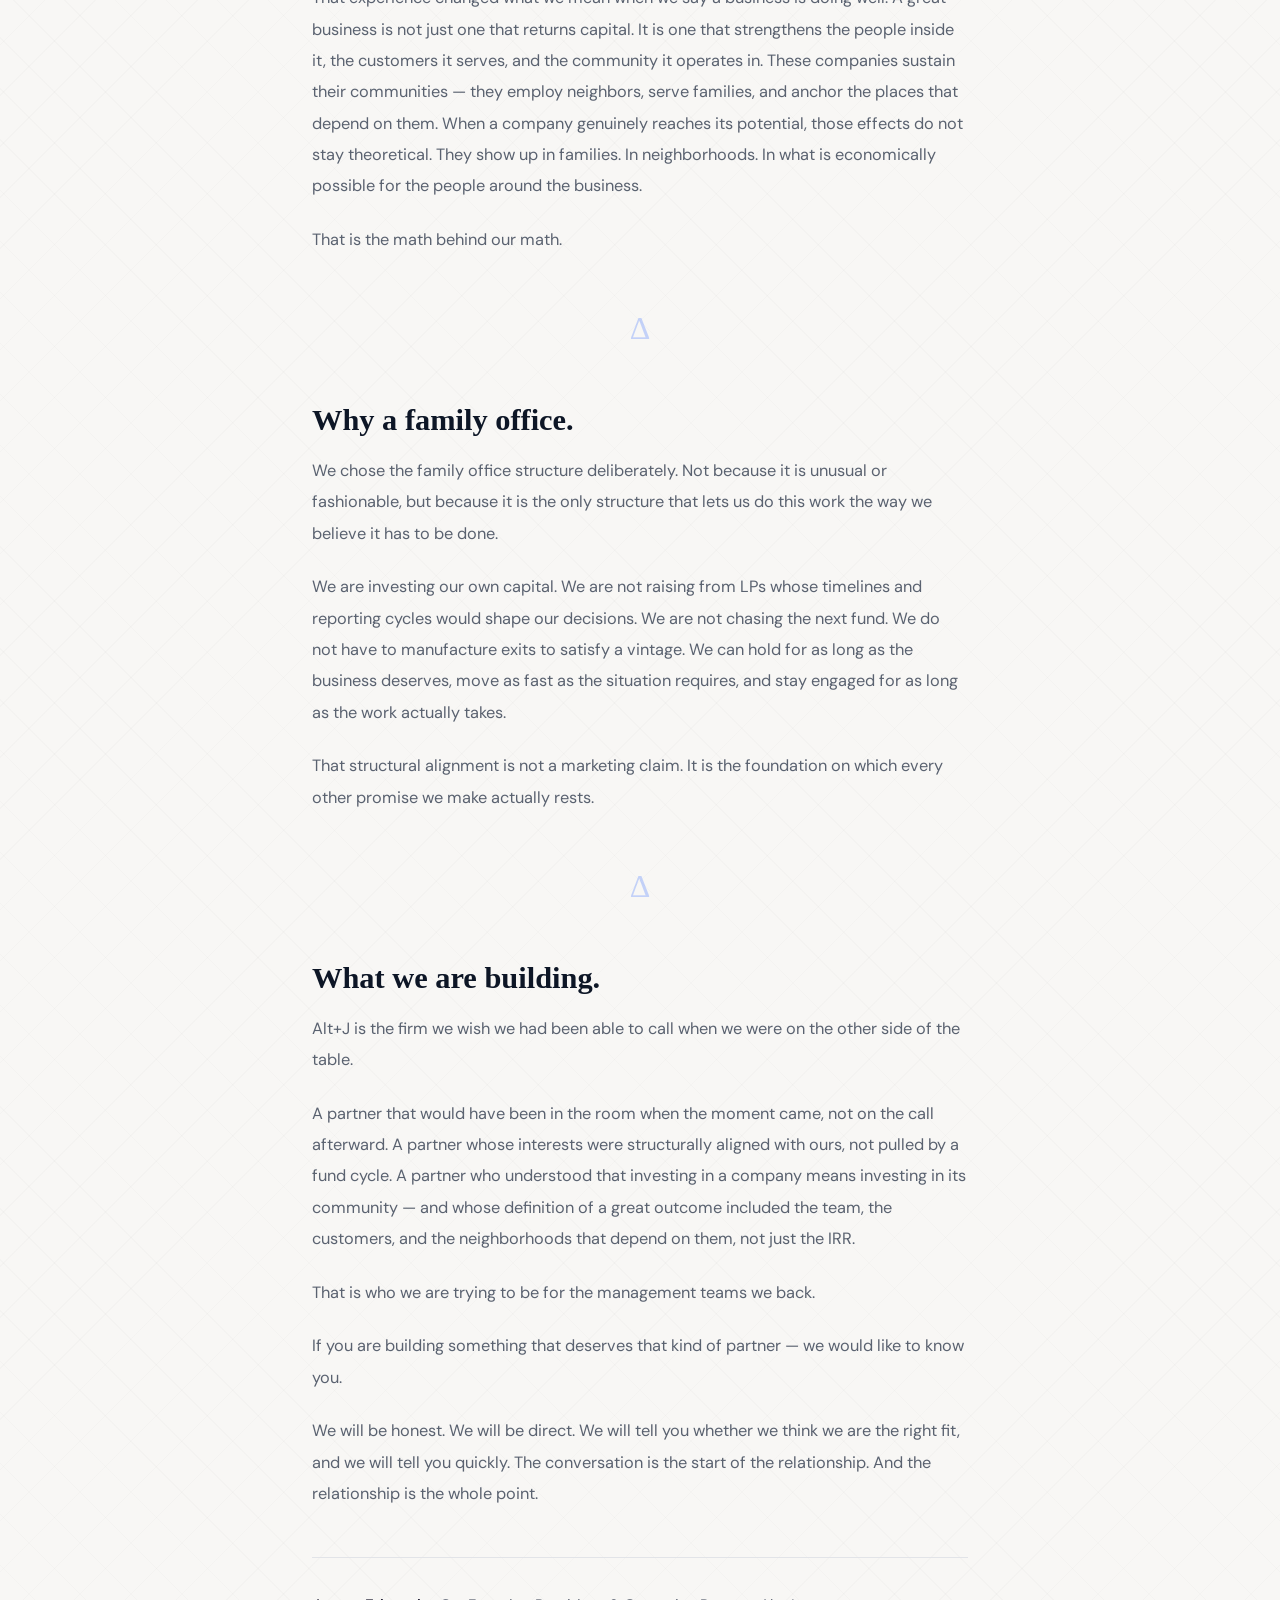
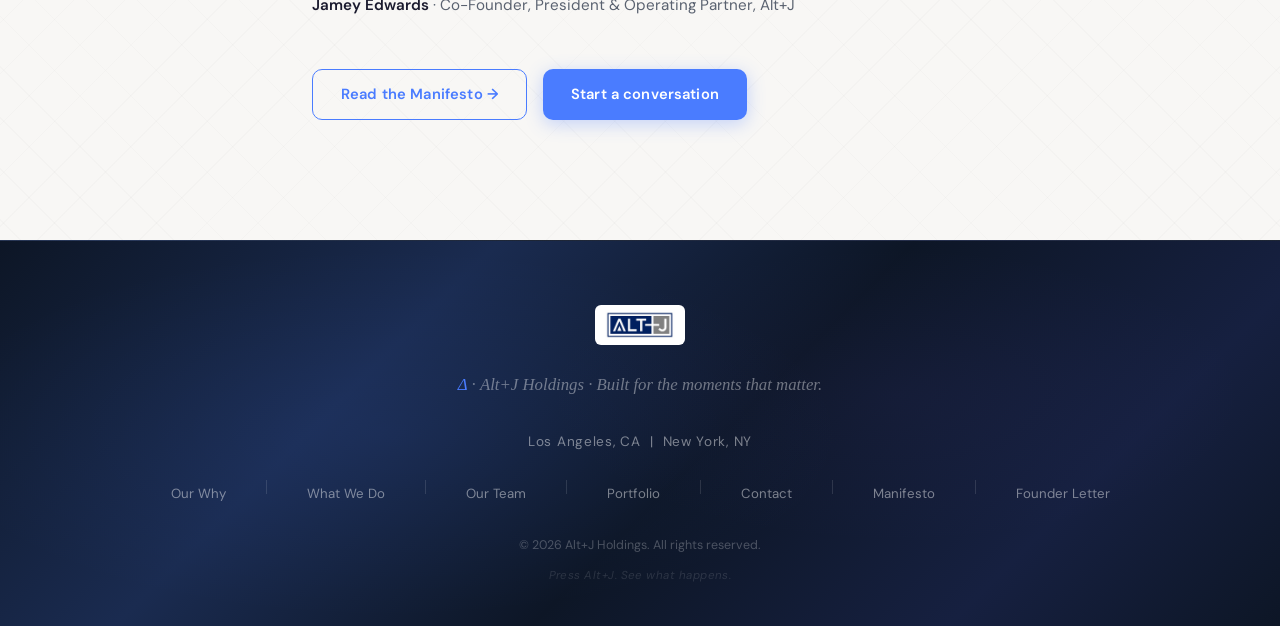
<file: letter.html>
<!DOCTYPE html>
<html lang="en">
<head>
  <meta charset="UTF-8">
  <meta name="viewport" content="width=device-width, initial-scale=1.0">
  <title>Founder Letter — Alt+J Holdings</title>
  <meta name="description" content="Why we are doing this. A letter from the founding partners of Alt+J.">
  <link rel="stylesheet" href="/css/style.css">
  <link rel="preconnect" href="https://fonts.googleapis.com">
  <link rel="preconnect" href="https://fonts.gstatic.com" crossorigin>
</head>
<body class="longform-page">

<!-- NAV -->
<nav id="nav" class="scrolled">
  <div class="nav-inner">
    <a class="nav-logo" href="/"><img src="/assets/logo.png" alt="Alt+J Holdings"></a>
    <ul class="nav-links">
      <li><a href="/ourwhy.html">Our Why</a></li>
      <li><a href="/what-we-do.html">What We Do</a></li>
      <li><a href="/team.html">Our Team</a></li>
      <li><a href="/portfolio.html">Portfolio</a></li>
      <li><a href="/contact.html" class="nav-cta">Contact</a></li>
    </ul>
    <div class="nav-hamburger" aria-label="Menu" role="button" tabindex="0">
      <span></span><span></span><span></span>
    </div>
  </div>
</nav>
<div class="nav-mobile">
  <ul>
    <li><a href="/ourwhy.html">Our Why</a></li>
    <li><a href="/what-we-do.html">What We Do</a></li>
    <li><a href="/team.html">Our Team</a></li>
    <li><a href="/portfolio.html">Portfolio</a></li>
    <li><a href="/contact.html">Contact</a></li>
  </ul>
  <a href="/contact.html" class="btn btn-primary">Contact</a>
</div>

<!-- FOUNDER LETTER LONG-FORM -->
<div class="longform-wrap" style="padding-top:140px">
  <span class="longform-eyebrow fade-in">Δ · Founder Letter</span>
  <h1 class="fade-in">Why we are doing this.</h1>
  <div class="section-divider fade-in"></div>

  <div class="longform-body fade-in fade-in-delay-1">

    <p class="longform-intro">We have spent our careers on the inside.</p>

    <p>We have built businesses, led teams, raised capital, lost capital, hired well, hired badly, made payroll on weeks where it was not obvious it would clear, and kept going anyway. We have sat across the table from investors who became real partners, and we have sat across the table from investors who turned out to be something else. We have learned what each of those experiences feels like — from the inside, not from a slide.</p>

    <p>That history is the reason this firm exists.</p>

    <div class="delta-divider">Δ</div>

    <h2>What we learned about capital.</h2>

    <p>There is a moment, in the life of every business we have helped build, that we still remember — not the closing, not the launch, not the press cycle. The harder kind. A board meeting where a difficult call had to be made. A leadership transition that had to happen in a way no playbook had described. A market shift that arrived a year early. A team that had to be told the truth before they were ready to hear it.</p>

    <p>In every one of those moments, the quality of the partner beside us mattered more than anything else. More than the model, more than the cap table, more than any spreadsheet ever produced. The partners who showed up — who were genuinely present, who had built things themselves and could relate and cared, who were willing to push back, who were willing to commit — changed the trajectory of the business. The partners who phoned it in did not.</p>

    <p>We saw, over time, what kind of capital we wanted to be.</p>

    <div class="delta-divider">Δ</div>

    <h2>What we learned about communities.</h2>

    <p>We spent meaningful parts of our careers in industries where the connection between business and community was impossible to ignore. Affordable housing. Healthcare. Companies whose decisions did not stay inside the building — where the way you ran the business showed up the next morning in a person's life.</p>

    <p>That experience changed what we mean when we say a business is doing well. A great business is not just one that returns capital. It is one that strengthens the people inside it, the customers it serves, and the community it operates in. These companies sustain their communities — they employ neighbors, serve families, and anchor the places that depend on them. When a company genuinely reaches its potential, those effects do not stay theoretical. They show up in families. In neighborhoods. In what is economically possible for the people around the business.</p>

    <p>That is the math behind our math.</p>

    <div class="delta-divider">Δ</div>

    <h2>Why a family office.</h2>

    <p>We chose the family office structure deliberately. Not because it is unusual or fashionable, but because it is the only structure that lets us do this work the way we believe it has to be done.</p>

    <p>We are investing our own capital. We are not raising from LPs whose timelines and reporting cycles would shape our decisions. We are not chasing the next fund. We do not have to manufacture exits to satisfy a vintage. We can hold for as long as the business deserves, move as fast as the situation requires, and stay engaged for as long as the work actually takes.</p>

    <p>That structural alignment is not a marketing claim. It is the foundation on which every other promise we make actually rests.</p>

    <div class="delta-divider">Δ</div>

    <h2>What we are building.</h2>

    <p>Alt+J is the firm we wish we had been able to call when we were on the other side of the table.</p>

    <p>A partner that would have been in the room when the moment came, not on the call afterward. A partner whose interests were structurally aligned with ours, not pulled by a fund cycle. A partner who understood that investing in a company means investing in its community — and whose definition of a great outcome included the team, the customers, and the neighborhoods that depend on them, not just the IRR.</p>

    <p>That is who we are trying to be for the management teams we back.</p>

    <p>If you are building something that deserves that kind of partner — we would like to know you.</p>

    <p>We will be honest. We will be direct. We will tell you whether we think we are the right fit, and we will tell you quickly. The conversation is the start of the relationship. And the relationship is the whole point.</p>

    <div class="longform-signature">
      <strong>Jamey Edwards</strong> · Co-Founder, President &amp; Operating Partner, Alt+J
    </div>

    <div style="margin-top:3rem;display:flex;gap:1rem;flex-wrap:wrap">
      <a href="/manifesto.html" class="btn btn-outline">Read the Manifesto →</a>
      <a href="/contact.html" class="btn btn-primary">Start a conversation</a>
    </div>

  </div>
</div>


<!-- FOOTER -->
<footer>
  <div class="footer-inner">
    <div class="footer-logo"><img src="/assets/logo.png" alt="Alt+J Holdings"></div>
    <p class="footer-tagline"><span class="delta">Δ</span> · Alt+J Holdings · Built for the moments that matter.</p>
    <p style="color:rgba(255,255,255,0.45);font-size:0.85rem;margin-top:0.5rem;letter-spacing:0.05em">Los Angeles, CA &nbsp;|&nbsp; New York, NY</p>
    <br>
    <ul class="footer-links">
      <li><a href="/ourwhy.html">Our Why</a></li>
      <li class="footer-divider"></li>
      <li><a href="/what-we-do.html">What We Do</a></li>
      <li class="footer-divider"></li>
      <li><a href="/team.html">Our Team</a></li>
      <li class="footer-divider"></li>
      <li><a href="/portfolio.html">Portfolio</a></li>
      <li class="footer-divider"></li>
      <li><a href="/contact.html">Contact</a></li>
      <li class="footer-divider"></li>
      <li><a href="/manifesto.html">Manifesto</a></li>
      <li class="footer-divider"></li>
      <li><a href="/letter.html">Founder Letter</a></li>
    </ul>
    <p class="footer-legal">© 2026 Alt+J Holdings. All rights reserved.</p>
    <p class="footer-easter">Press Alt+J. See what happens.</p>
  </div>
</footer>

<script src="/js/main.js"></script>
</body>
</html>
</file>
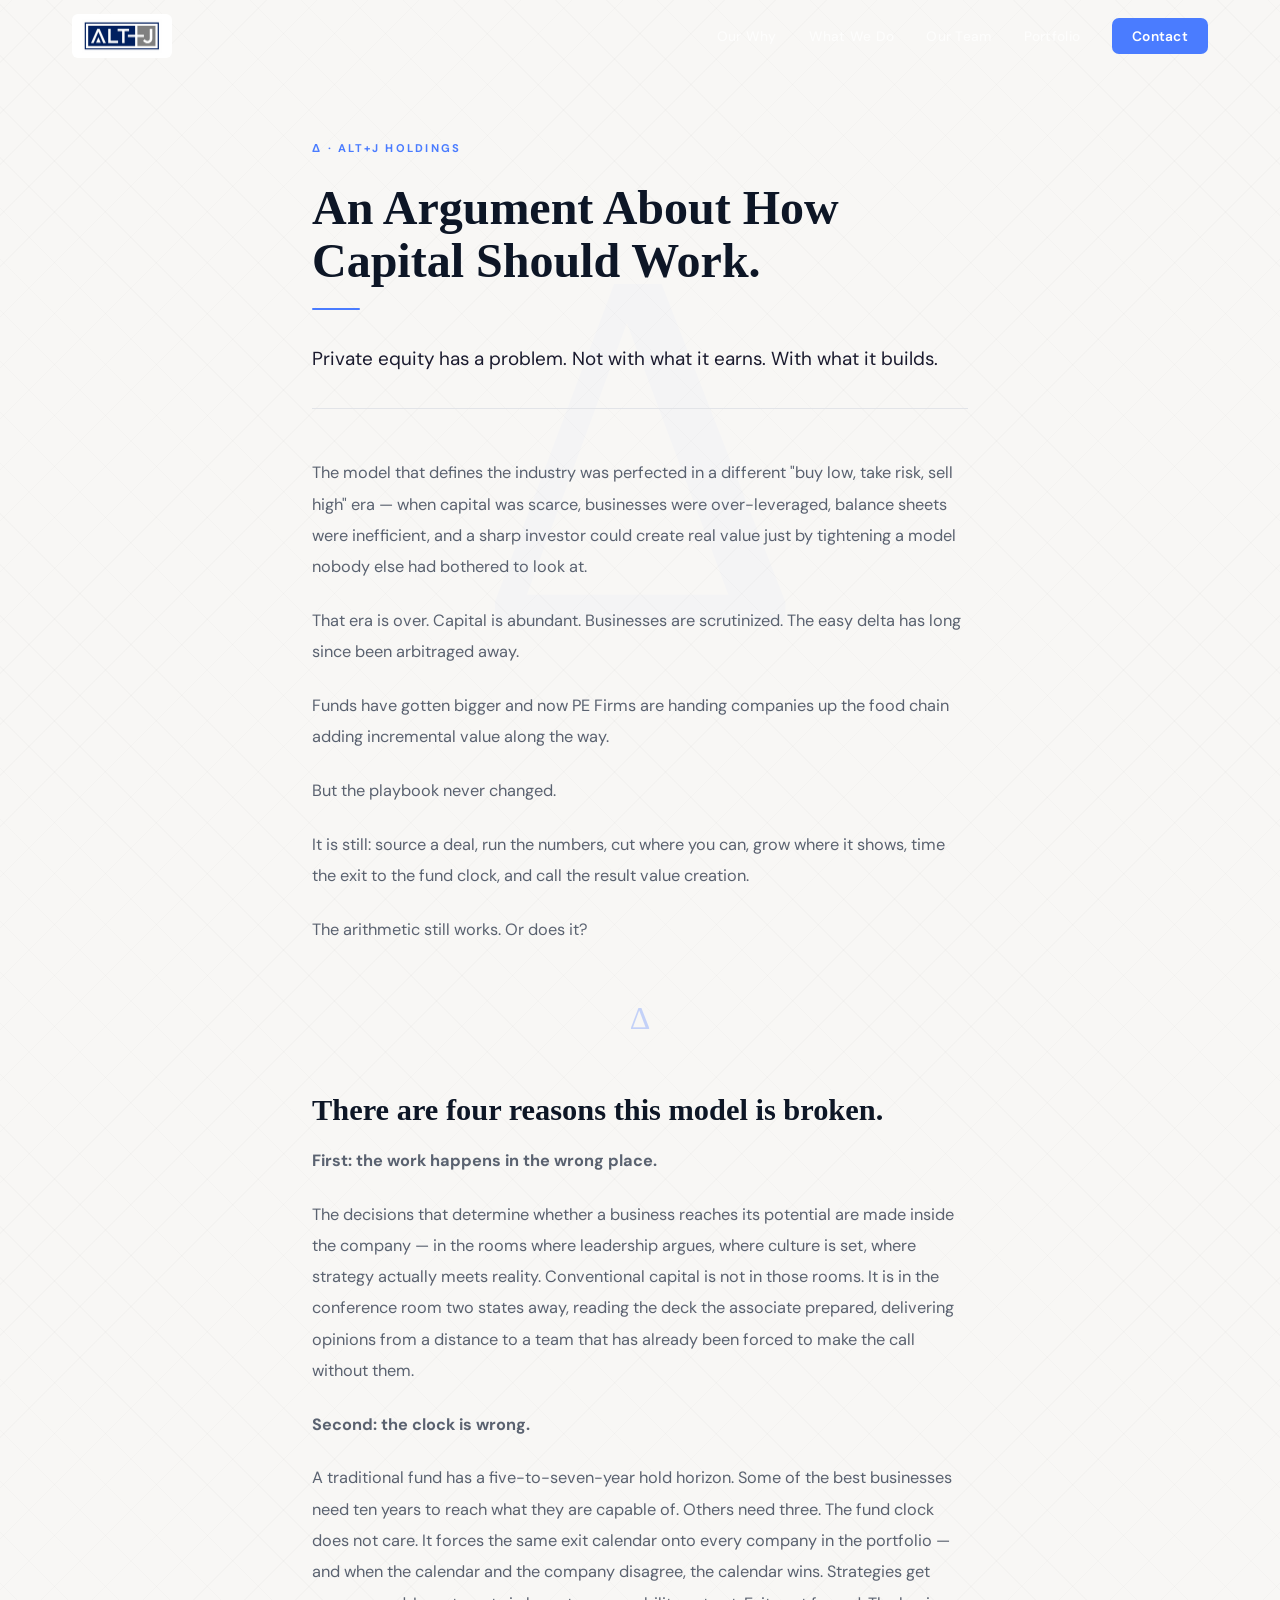
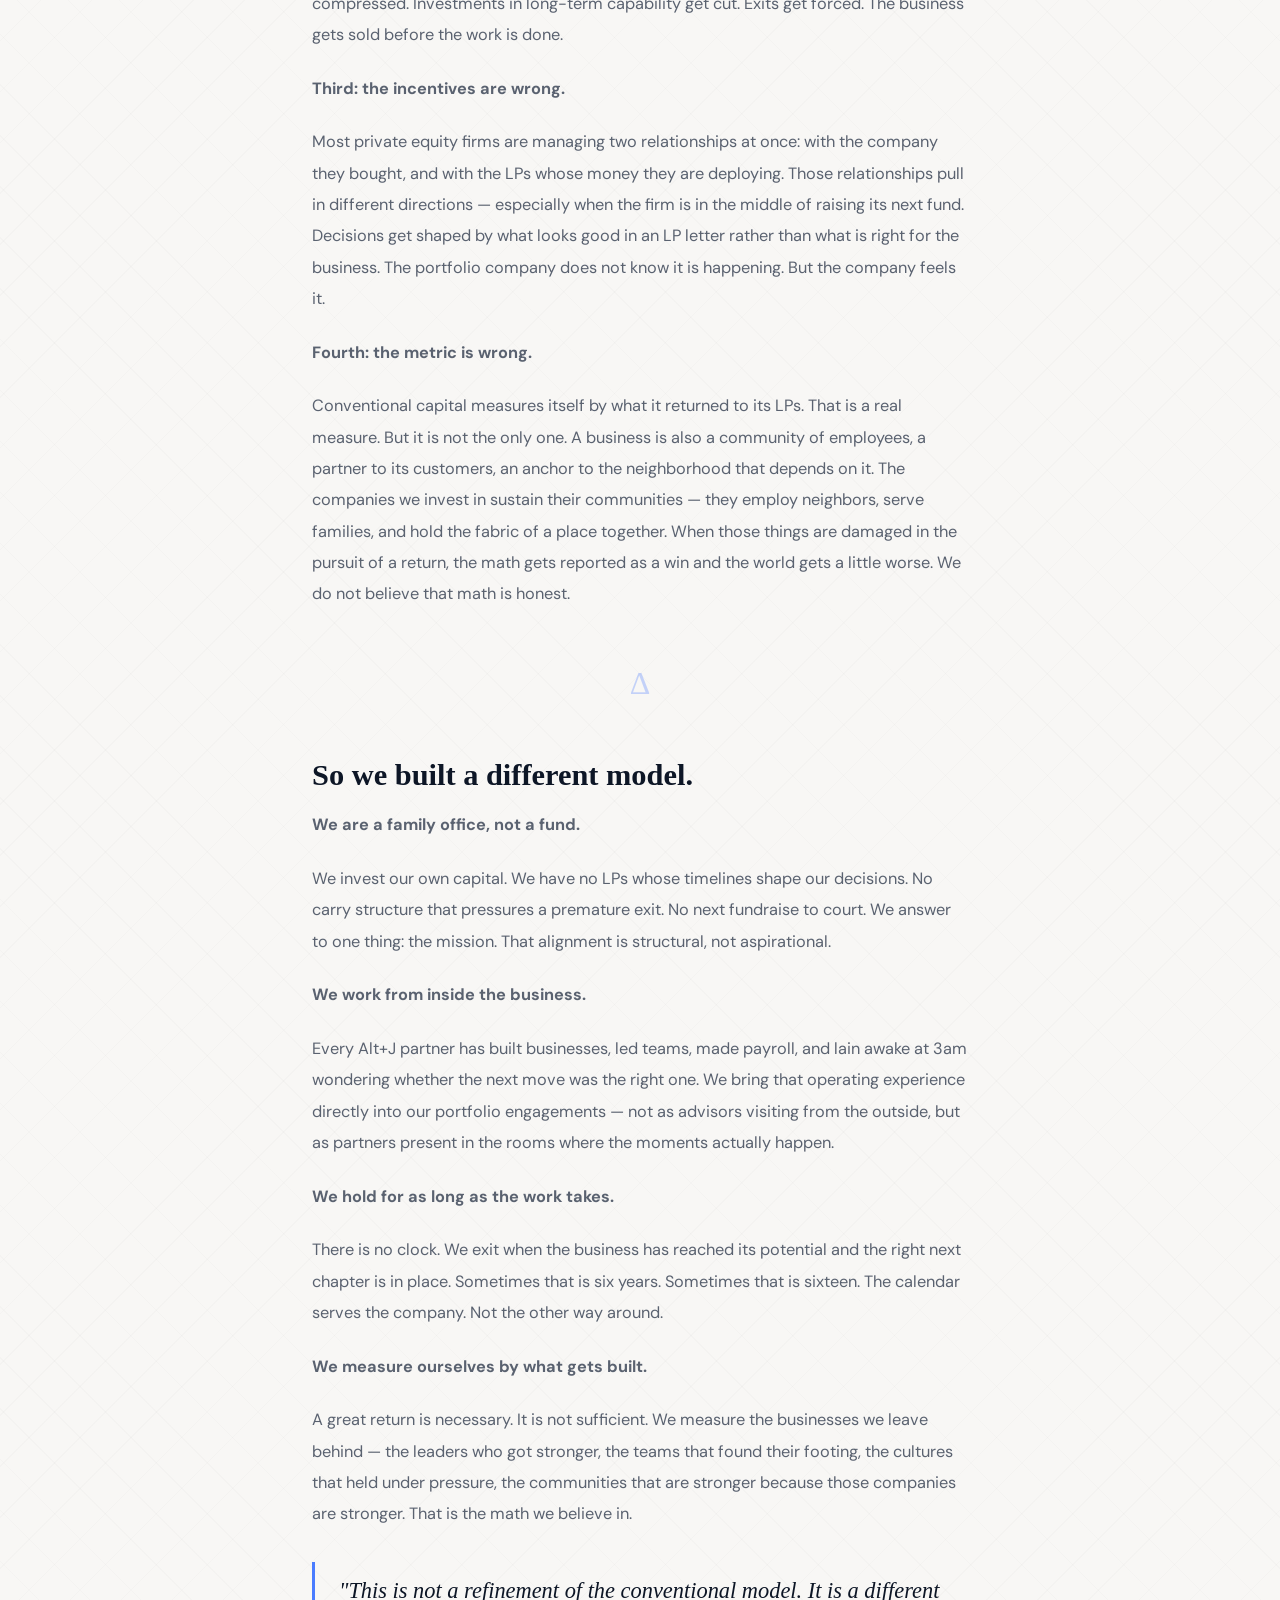
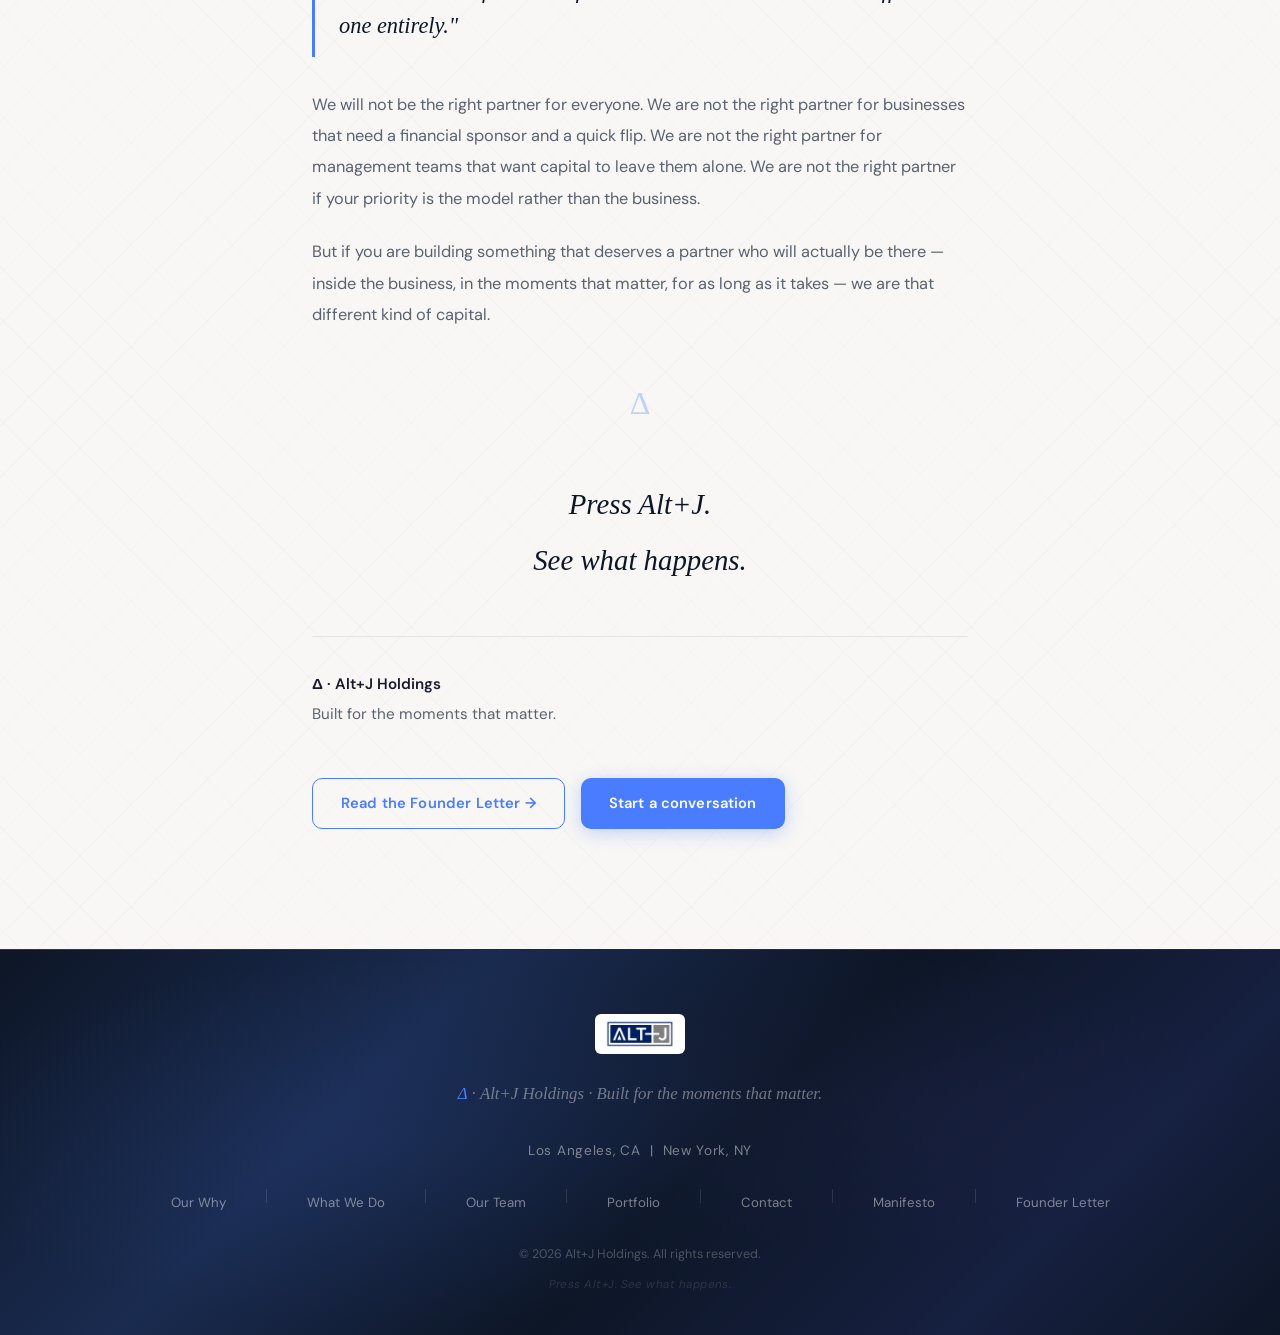
<file: manifesto.html>
<!DOCTYPE html>
<html lang="en">
<head>
  <meta charset="UTF-8">
  <meta name="viewport" content="width=device-width, initial-scale=1.0">
  <title>The Manifesto — Alt+J Holdings</title>
  <meta name="description" content="An argument about how capital should work. By Alt+J Holdings.">
  <link rel="stylesheet" href="/css/style.css">
  <link rel="preconnect" href="https://fonts.googleapis.com">
  <link rel="preconnect" href="https://fonts.gstatic.com" crossorigin>
</head>
<body class="longform-page">

<!-- NAV -->
<nav id="nav" class="scrolled">
  <div class="nav-inner">
    <a class="nav-logo" href="/"><img src="/assets/logo.png" alt="Alt+J Holdings"></a>
    <ul class="nav-links">
      <li><a href="/ourwhy.html">Our Why</a></li>
      <li><a href="/what-we-do.html">What We Do</a></li>
      <li><a href="/team.html">Our Team</a></li>
      <li><a href="/portfolio.html">Portfolio</a></li>
      <li><a href="/contact.html" class="nav-cta">Contact</a></li>
    </ul>
    <div class="nav-hamburger" aria-label="Menu" role="button" tabindex="0">
      <span></span><span></span><span></span>
    </div>
  </div>
</nav>
<div class="nav-mobile">
  <ul>
    <li><a href="/ourwhy.html">Our Why</a></li>
    <li><a href="/what-we-do.html">What We Do</a></li>
    <li><a href="/team.html">Our Team</a></li>
    <li><a href="/portfolio.html">Portfolio</a></li>
    <li><a href="/contact.html">Contact</a></li>
  </ul>
  <a href="/contact.html" class="btn btn-primary">Contact</a>
</div>

<!-- MANIFESTO LONG-FORM -->
<div class="longform-wrap" style="padding-top:140px">
  <span class="longform-eyebrow fade-in">Δ · Alt+J Holdings</span>
  <h1 class="fade-in">An Argument About How Capital Should Work.</h1>
  <div class="section-divider fade-in"></div>

  <div class="longform-body fade-in fade-in-delay-1">

    <p class="longform-intro">Private equity has a problem. Not with what it earns. With what it builds.</p>

    <p>The model that defines the industry was perfected in a different "buy low, take risk, sell high" era — when capital was scarce, businesses were over-leveraged, balance sheets were inefficient, and a sharp investor could create real value just by tightening a model nobody else had bothered to look at.</p>

    <p>That era is over. Capital is abundant. Businesses are scrutinized. The easy delta has long since been arbitraged away.</p>

    <p>Funds have gotten bigger and now PE Firms are handing companies up the food chain adding incremental value along the way.</p>

    <p>But the playbook never changed.</p>

    <p>It is still: source a deal, run the numbers, cut where you can, grow where it shows, time the exit to the fund clock, and call the result value creation.</p>

    <p>The arithmetic still works. Or does it?</p>

    <div class="delta-divider">Δ</div>

    <h2>There are four reasons this model is broken.</h2>

    <p><strong>First: the work happens in the wrong place.</strong></p>
    <p>The decisions that determine whether a business reaches its potential are made inside the company — in the rooms where leadership argues, where culture is set, where strategy actually meets reality. Conventional capital is not in those rooms. It is in the conference room two states away, reading the deck the associate prepared, delivering opinions from a distance to a team that has already been forced to make the call without them.</p>

    <p><strong>Second: the clock is wrong.</strong></p>
    <p>A traditional fund has a five-to-seven-year hold horizon. Some of the best businesses need ten years to reach what they are capable of. Others need three. The fund clock does not care. It forces the same exit calendar onto every company in the portfolio — and when the calendar and the company disagree, the calendar wins. Strategies get compressed. Investments in long-term capability get cut. Exits get forced. The business gets sold before the work is done.</p>

    <p><strong>Third: the incentives are wrong.</strong></p>
    <p>Most private equity firms are managing two relationships at once: with the company they bought, and with the LPs whose money they are deploying. Those relationships pull in different directions — especially when the firm is in the middle of raising its next fund. Decisions get shaped by what looks good in an LP letter rather than what is right for the business. The portfolio company does not know it is happening. But the company feels it.</p>

    <p><strong>Fourth: the metric is wrong.</strong></p>
    <p>Conventional capital measures itself by what it returned to its LPs. That is a real measure. But it is not the only one. A business is also a community of employees, a partner to its customers, an anchor to the neighborhood that depends on it. The companies we invest in sustain their communities — they employ neighbors, serve families, and hold the fabric of a place together. When those things are damaged in the pursuit of a return, the math gets reported as a win and the world gets a little worse. We do not believe that math is honest.</p>

    <div class="delta-divider">Δ</div>

    <h2>So we built a different model.</h2>

    <p><strong>We are a family office, not a fund.</strong></p>
    <p>We invest our own capital. We have no LPs whose timelines shape our decisions. No carry structure that pressures a premature exit. No next fundraise to court. We answer to one thing: the mission. That alignment is structural, not aspirational.</p>

    <p><strong>We work from inside the business.</strong></p>
    <p>Every Alt+J partner has built businesses, led teams, made payroll, and lain awake at 3am wondering whether the next move was the right one. We bring that operating experience directly into our portfolio engagements — not as advisors visiting from the outside, but as partners present in the rooms where the moments actually happen.</p>

    <p><strong>We hold for as long as the work takes.</strong></p>
    <p>There is no clock. We exit when the business has reached its potential and the right next chapter is in place. Sometimes that is six years. Sometimes that is sixteen. The calendar serves the company. Not the other way around.</p>

    <p><strong>We measure ourselves by what gets built.</strong></p>
    <p>A great return is necessary. It is not sufficient. We measure the businesses we leave behind — the leaders who got stronger, the teams that found their footing, the cultures that held under pressure, the communities that are stronger because those companies are stronger. That is the math we believe in.</p>

    <div class="pull-quote">
      "This is not a refinement of the conventional model. It is a different one entirely."
    </div>

    <p>We will not be the right partner for everyone. We are not the right partner for businesses that need a financial sponsor and a quick flip. We are not the right partner for management teams that want capital to leave them alone. We are not the right partner if your priority is the model rather than the business.</p>

    <p>But if you are building something that deserves a partner who will actually be there — inside the business, in the moments that matter, for as long as it takes — we are that different kind of capital.</p>

    <div class="delta-divider">Δ</div>

    <p style="text-align:center;font-family:'Cormorant Garant',Georgia,serif;font-size:1.8rem;font-style:italic;color:var(--navy)">
      Press Alt+J.<br>See what happens.
    </p>

    <div class="longform-signature">
      <strong>Δ · Alt+J Holdings</strong><br>
      Built for the moments that matter.
    </div>

    <div style="margin-top:3rem;display:flex;gap:1rem;flex-wrap:wrap">
      <a href="/letter.html" class="btn btn-outline">Read the Founder Letter →</a>
      <a href="/contact.html" class="btn btn-primary">Start a conversation</a>
    </div>

  </div>
</div>


<!-- FOOTER -->
<footer>
  <div class="footer-inner">
    <div class="footer-logo"><img src="/assets/logo.png" alt="Alt+J Holdings"></div>
    <p class="footer-tagline"><span class="delta">Δ</span> · Alt+J Holdings · Built for the moments that matter.</p>
    <p style="color:rgba(255,255,255,0.45);font-size:0.85rem;margin-top:0.5rem;letter-spacing:0.05em">Los Angeles, CA &nbsp;|&nbsp; New York, NY</p>
    <br>
    <ul class="footer-links">
      <li><a href="/ourwhy.html">Our Why</a></li>
      <li class="footer-divider"></li>
      <li><a href="/what-we-do.html">What We Do</a></li>
      <li class="footer-divider"></li>
      <li><a href="/team.html">Our Team</a></li>
      <li class="footer-divider"></li>
      <li><a href="/portfolio.html">Portfolio</a></li>
      <li class="footer-divider"></li>
      <li><a href="/contact.html">Contact</a></li>
      <li class="footer-divider"></li>
      <li><a href="/manifesto.html">Manifesto</a></li>
      <li class="footer-divider"></li>
      <li><a href="/letter.html">Founder Letter</a></li>
    </ul>
    <p class="footer-legal">© 2026 Alt+J Holdings. All rights reserved.</p>
    <p class="footer-easter">Press Alt+J. See what happens.</p>
  </div>
</footer>

<script src="/js/main.js"></script>
</body>
</html>
</file>
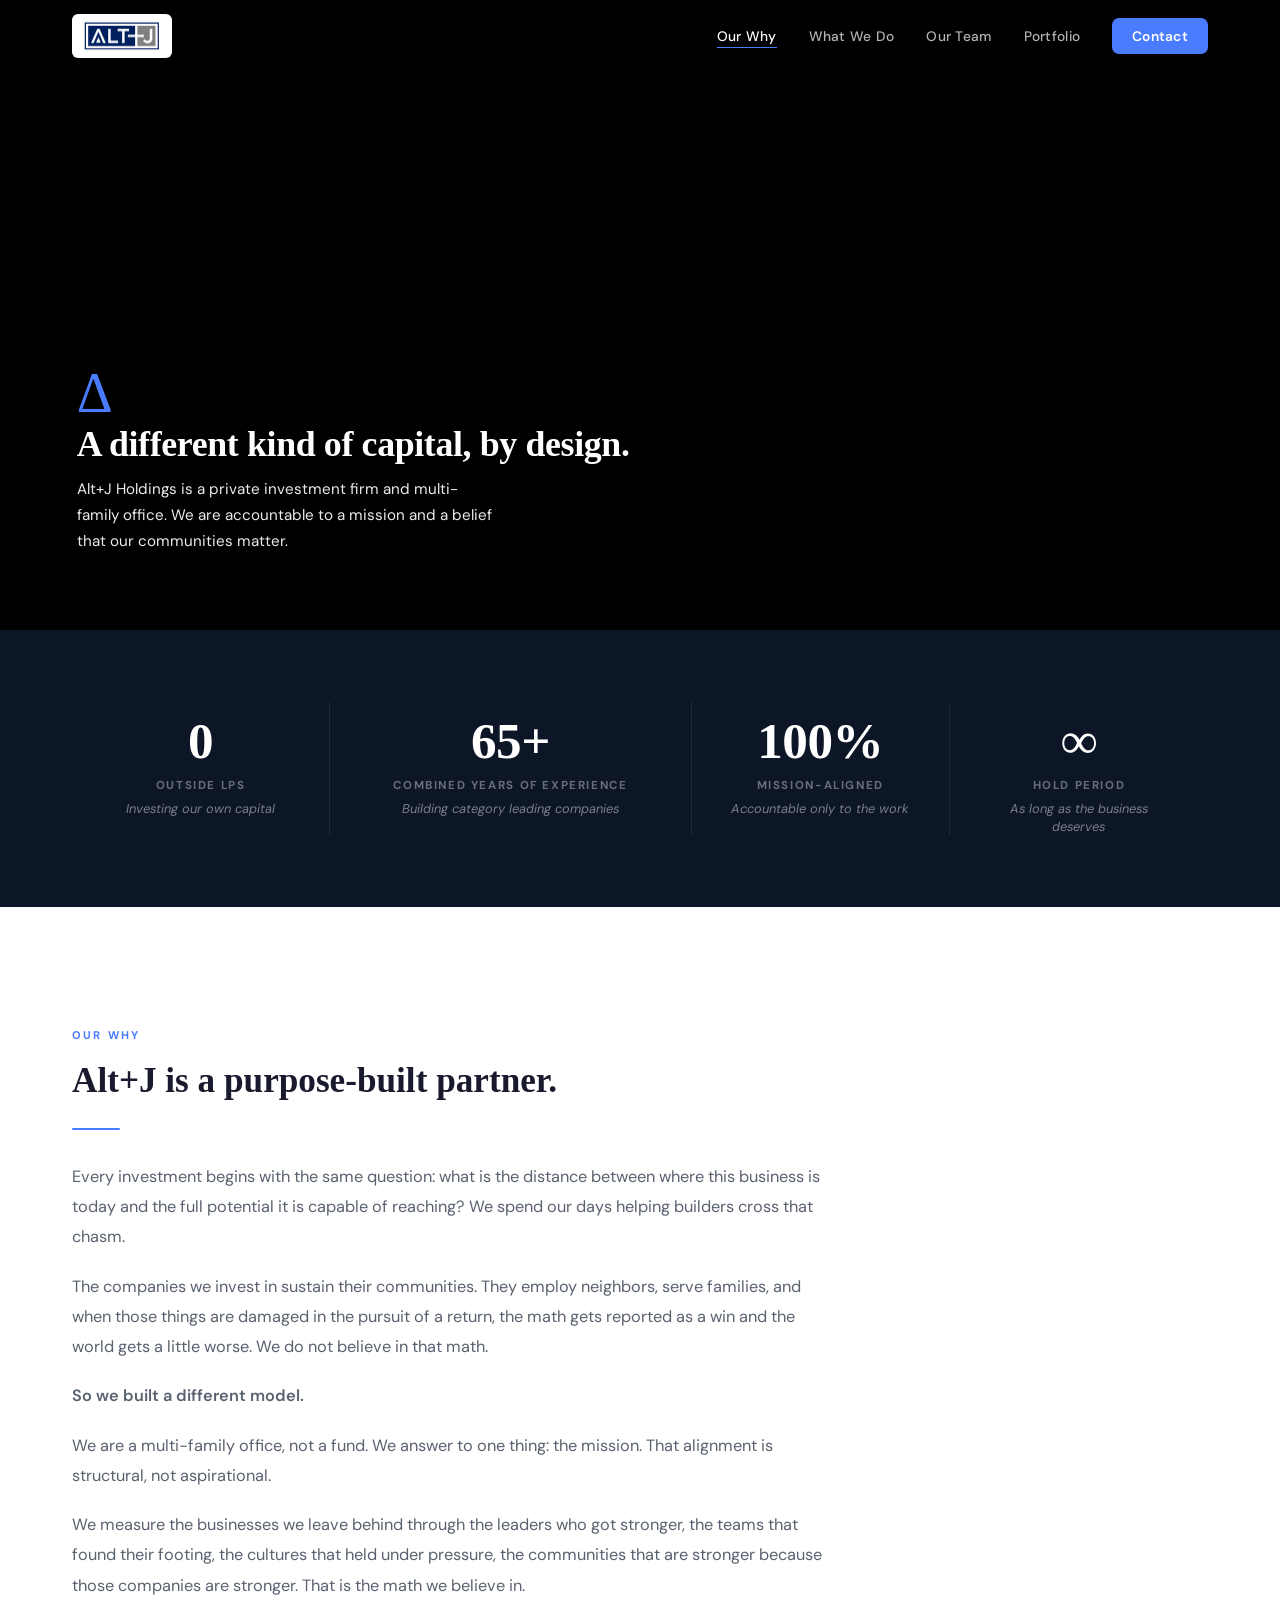
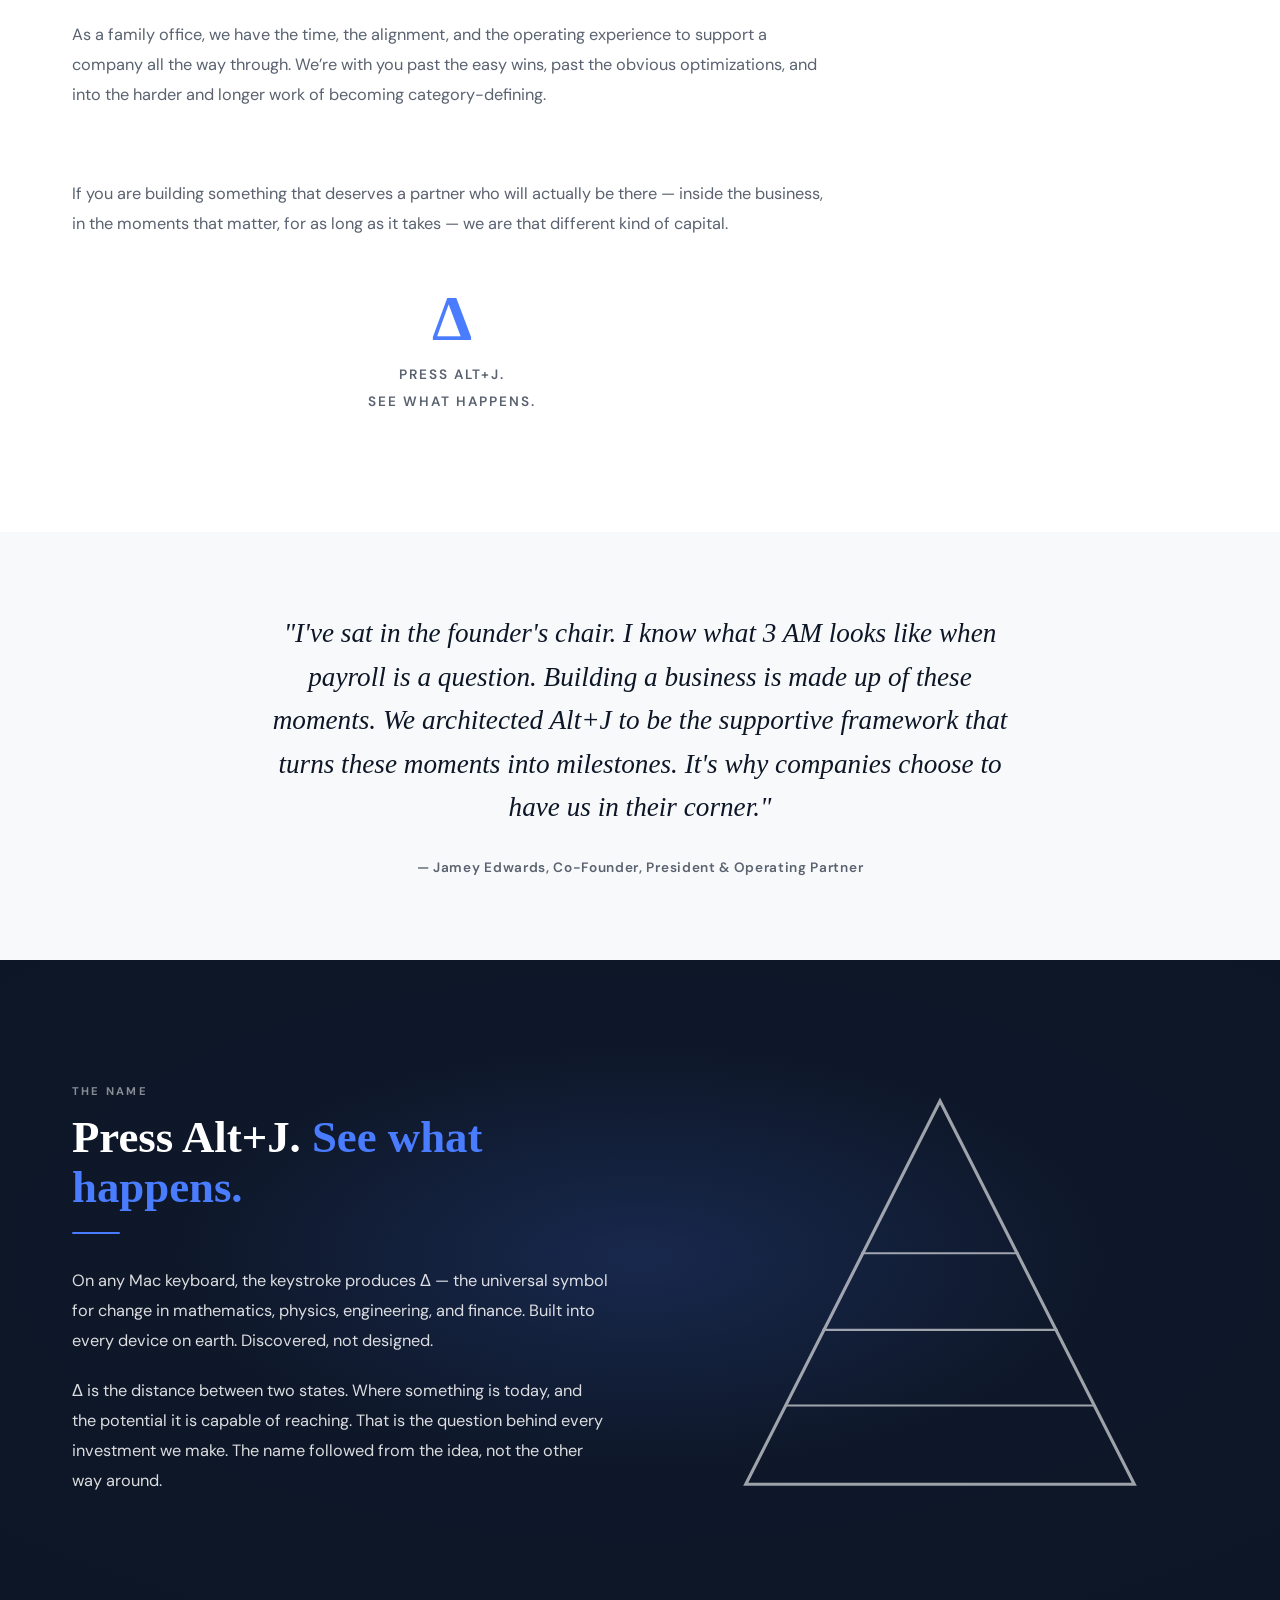
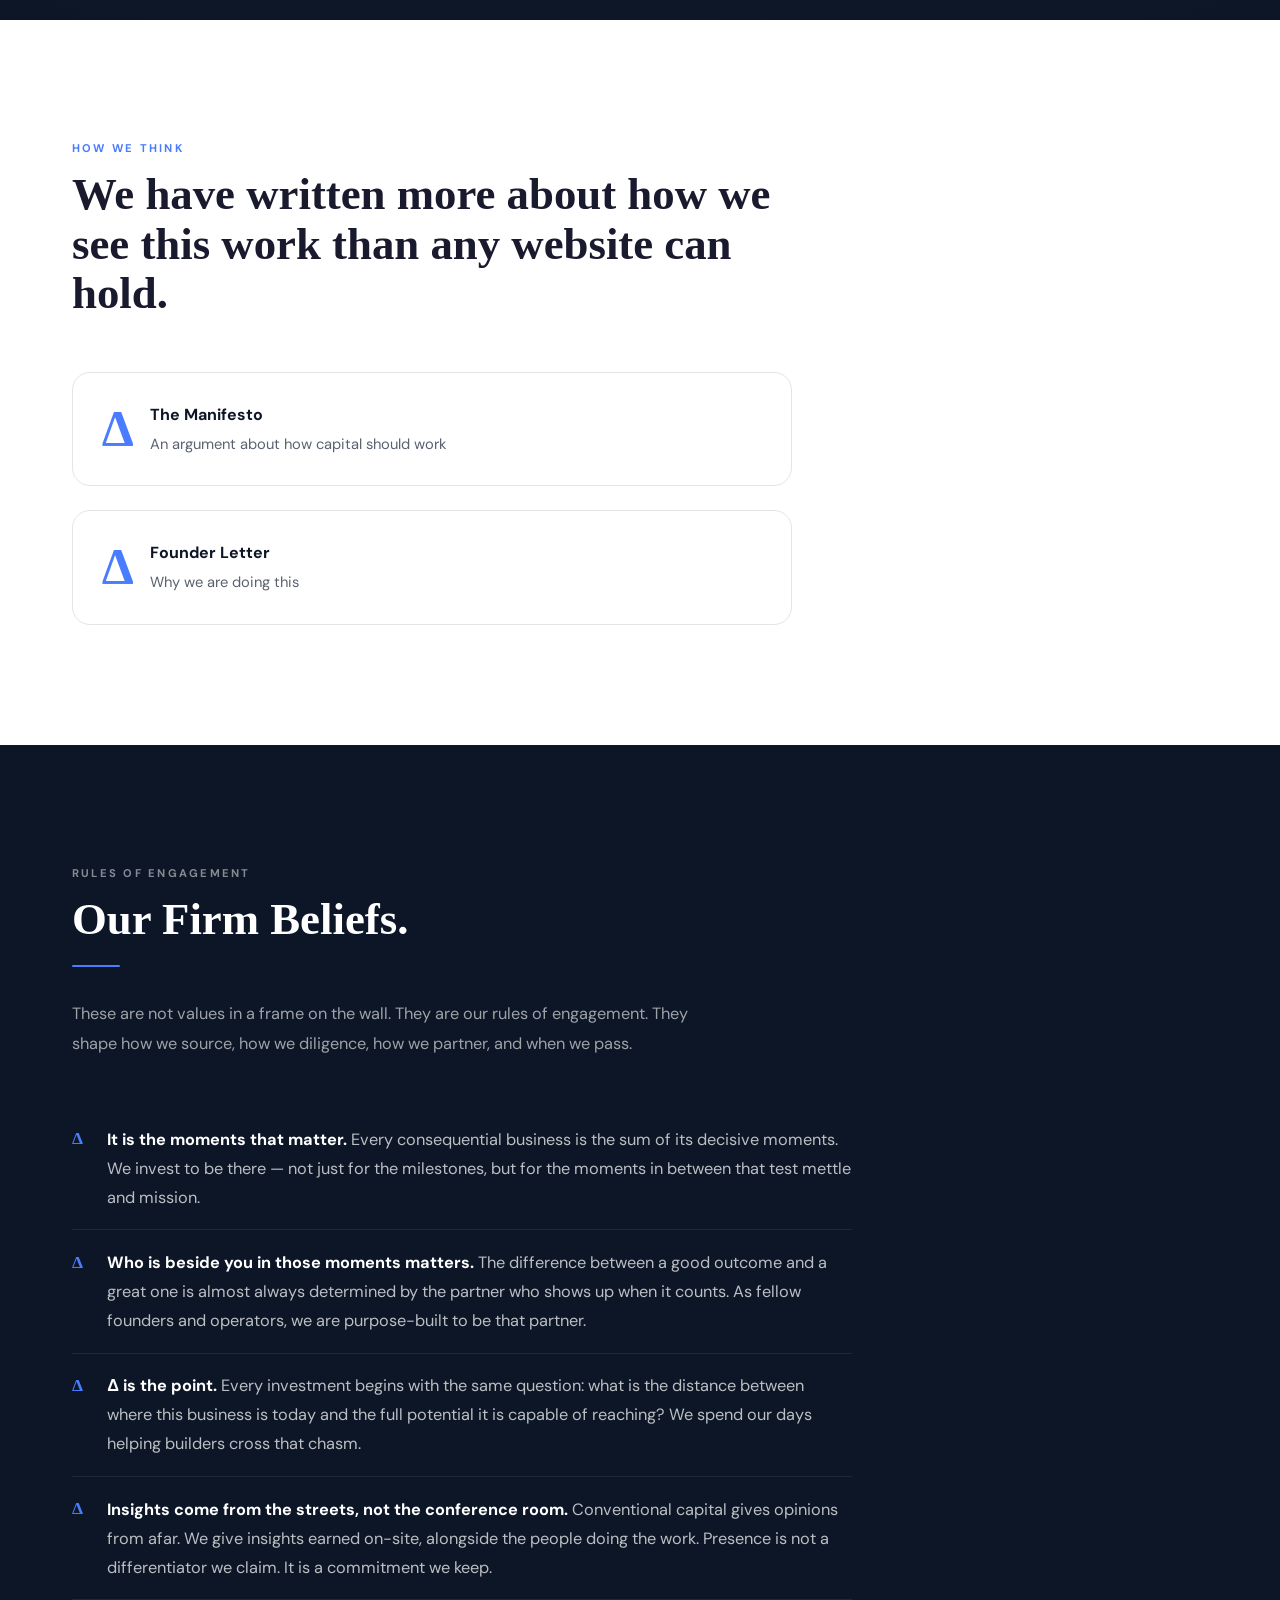
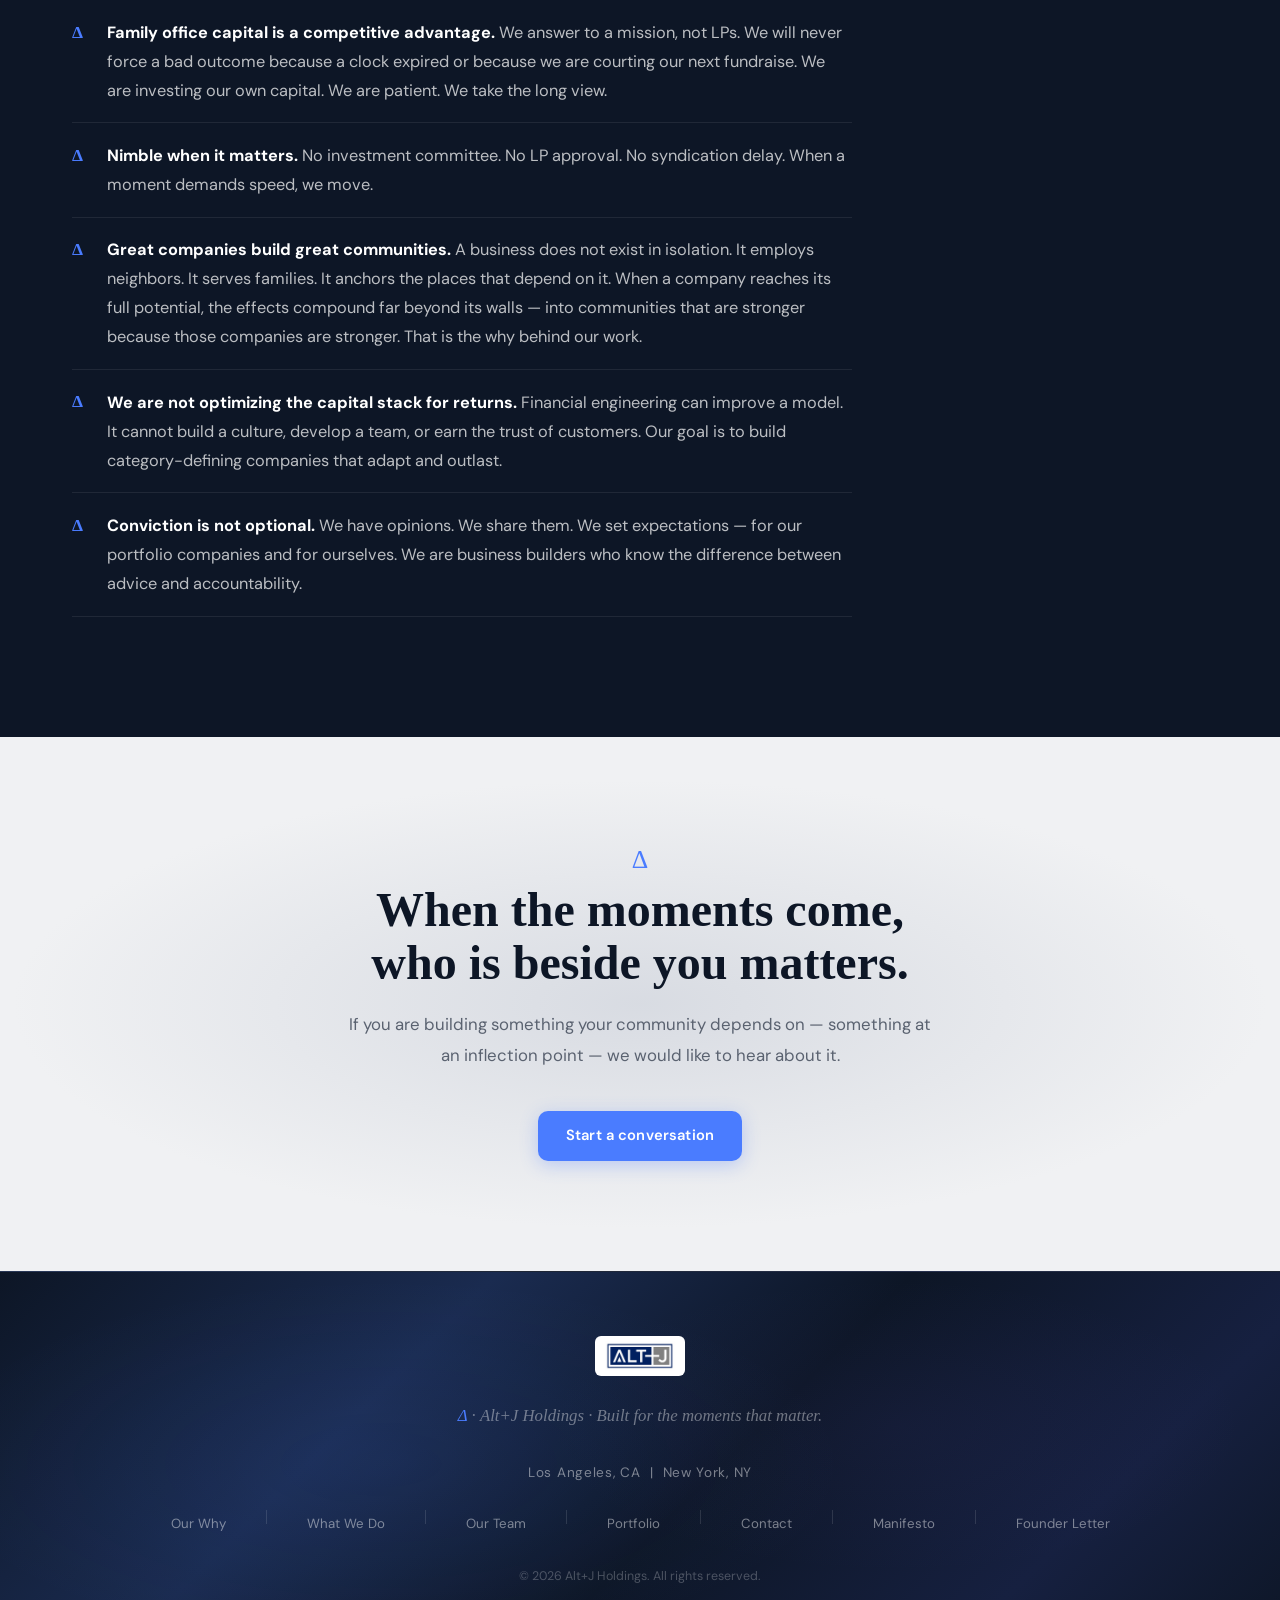
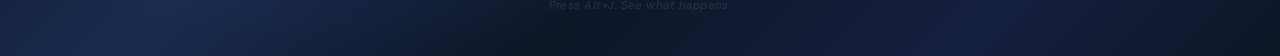
<file: ourwhy.html>
<!DOCTYPE html>
<html lang="en">
<head>
  <meta charset="UTF-8">
  <meta name="viewport" content="width=device-width, initial-scale=1.0">
  <title>Our Why — Alt+J Holdings</title>
  <meta name="description" content="Alt+J Holdings — a family office investment firm investing our own capital, accountable to a mission rather than a fund cycle.">
  <link rel="stylesheet" href="/css/style.css">
  <link rel="preconnect" href="https://fonts.googleapis.com">
  <link rel="preconnect" href="https://fonts.gstatic.com" crossorigin>
</head>
<body>

<!-- NAV -->
<nav id="nav">
  <div class="nav-inner">
    <a class="nav-logo" href="/"><img src="/assets/logo.png" alt="Alt+J Holdings"></a>
    <ul class="nav-links">
      <li><a href="/ourwhy.html" class="active">Our Why</a></li>
      <li><a href="/what-we-do.html">What We Do</a></li>
      <li><a href="/team.html">Our Team</a></li>
      <li><a href="/portfolio.html">Portfolio</a></li>
      <li><a href="/contact.html" class="nav-cta">Contact</a></li>
    </ul>
    <div class="nav-hamburger" aria-label="Menu" role="button" tabindex="0">
      <span></span><span></span><span></span>
    </div>
  </div>
</nav>
<div class="nav-mobile">
  <ul>
    <li><a href="/ourwhy.html">Our Why</a></li>
    <li><a href="/what-we-do.html">What We Do</a></li>
    <li><a href="/team.html">Our Team</a></li>
    <li><a href="/portfolio.html">Portfolio</a></li>
    <li><a href="/contact.html">Contact</a></li>
  </ul>
  <a href="/contact.html" class="btn btn-primary">Contact</a>
</div>

<!-- HERO -->
<section class="hero-video" style="height:70vh;min-height:450px;">
  <div class="hero-video-slides">
    <div class="hero-slide active" data-slide="0">
      <video autoplay muted loop playsinline>
        <source src="/assets/architect-drawing.mp4" type="video/mp4">
      </video>
      <div class="hero-overlay" style="background:linear-gradient(180deg, rgba(10,18,32,0.55) 0%, rgba(10,18,32,0.7) 100%)"></div>
    </div>
  </div>
  <div class="hero-content" style="bottom:12%;left:6%;max-width:620px;z-index:2;">
    <span class="hero-delta">Δ</span>
    <h1 class="hero-headline">A different kind of capital, by design.</h1>
    <p class="hero-sub">Alt+J Holdings is a private investment firm and multi-family office. We are accountable to a mission and a belief that our communities matter.</p>
  </div>
</section>

<!-- STAT BAND -->
<section class="stat-band">
  <div class="container">
    <div class="stats-grid">
      <div class="stat-item fade-in">
        <div class="stat-number" data-count="0">0</div>
        <div class="stat-label">Outside LPs</div>
        <div class="stat-sublabel">Investing our own capital</div>
      </div>
      <div class="stat-item fade-in fade-in-delay-1">
        <div class="stat-number" data-count="65" data-suffix="+">65+</div>
        <div class="stat-label">Combined Years of Experience</div>
        <div class="stat-sublabel">Building category leading companies</div>
      </div>
      <div class="stat-item fade-in fade-in-delay-2">
        <div class="stat-number" data-count="100" data-suffix="%">100%</div>
        <div class="stat-label">Mission-Aligned</div>
        <div class="stat-sublabel">Accountable only to the work</div>
      </div>
      <div class="stat-item fade-in fade-in-delay-3">
        <div class="stat-number">∞</div>
        <div class="stat-label">Hold Period</div>
        <div class="stat-sublabel">As long as the business deserves</div>
      </div>
    </div>
  </div>
</section>

<!-- OUR WHY -->
<section style="background:var(--white); padding:120px 0">
  <div class="container">
    <div style="max-width:760px">
      <span class="label fade-in">Our Why</span>
      <h2 class="fade-in" style="font-size:clamp(1.6rem,3vw,2.2rem);line-height:1.3;margin-bottom:1.5rem">Alt+J is a purpose-built partner.</h2>
      <div class="section-divider fade-in"></div>
      <p class="fade-in fade-in-delay-1" style="color:var(--text-light);margin-top:1.5rem">
        Every investment begins with the same question: what is the distance between where this business is today and the full potential it is capable of reaching? We spend our days helping builders cross that chasm.
      </p>
      <p class="fade-in fade-in-delay-1" style="color:var(--text-light);margin-top:1.2rem">
        The companies we invest in sustain their communities. They employ neighbors, serve families, and when those things are damaged in the pursuit of a return, the math gets reported as a win and the world gets a little worse. We do not believe in that math.
      </p>
      <p class="fade-in fade-in-delay-2" style="color:var(--text-light);margin-top:1.2rem;font-weight:600">
        So we built a different model.
      </p>
      <p class="fade-in fade-in-delay-2" style="color:var(--text-light);margin-top:1.2rem">
        We are a multi-family office, not a fund. We answer to one thing: the mission. That alignment is structural, not aspirational.
      </p>
      <p class="fade-in fade-in-delay-2" style="color:var(--text-light);margin-top:1.2rem">
        We measure the businesses we leave behind through the leaders who got stronger, the teams that found their footing, the cultures that held under pressure, the communities that are stronger because those companies are stronger. That is the math we believe in.
      </p>
      <p class="fade-in fade-in-delay-2" style="color:var(--text-light);margin-top:1.2rem">
        As a family office, we have the time, the alignment, and the operating experience to support a company all the way through. We’re with you past the easy wins, past the obvious optimizations, and into the harder and longer work of becoming category-defining.
      </p>
      <p class="fade-in fade-in-delay-2" style="color:var(--text-light);margin-top:1.2rem;font-weight:600">
        Alt+J is the firm we wish we had been able to call when we were on the other side of the table.
      </p>
      <p class="fade-in fade-in-delay-2" style="color:var(--text-light);margin-top:1.2rem">
        If you are building something that deserves a partner who will actually be there — inside the business, in the moments that matter, for as long as it takes — we are that different kind of capital.
      </p>
      <div class="fade-in fade-in-delay-3" style="text-align:center;margin-top:3rem">
        <div style="font-size:4rem;line-height:1;color:var(--accent);font-family:'Cormorant Garant',Georgia,serif;font-weight:700;margin-bottom:0.8rem">Δ</div>
        <div style="font-size:0.85rem;text-transform:uppercase;letter-spacing:0.15em;color:var(--text-light);font-weight:600">Press Alt+J.</div>
        <div style="font-size:0.85rem;text-transform:uppercase;letter-spacing:0.15em;color:var(--text-light);font-weight:600;margin-top:0.3rem">See what happens.</div>
      </div>
    </div>
  </div>
</section>


<!-- QUOTE — JAMEY -->
<section style="background:var(--off-white); padding:80px 0">
  <div class="container">
    <blockquote class="pull-quote fade-in" style="max-width:760px;margin:0 auto;text-align:center;border:none;padding:0">
      <p style="font-family:'Cormorant Garant',Georgia,serif;font-size:clamp(1.3rem,2.5vw,1.7rem);line-height:1.6;color:var(--navy);font-style:italic;margin-bottom:1.5rem">
        "I've sat in the founder's chair. I know what 3 AM looks like when payroll is a question. Building a business is made up of these moments. We architected Alt+J to be the supportive framework that turns these moments into milestones. It's why companies choose to have us in their corner."
      </p>
      <cite style="font-style:normal;font-size:0.85rem;color:var(--text-light);font-weight:600;letter-spacing:0.05em">
        — Jamey Edwards, Co-Founder, President & Operating Partner
      </cite>
    </blockquote>
  </div>
</section>


<!-- THE NAME -->
<section class="navy-glow" style="padding:120px 0">
  <div class="container">
    <div style="display:grid; grid-template-columns:1fr 1fr; gap:4rem; align-items:center">
      <div>
        <span class="label label-white fade-in">The Name</span>
        <h2 class="fade-in" style="color:var(--white)">Press Alt+J. <span style="color:var(--accent)">See what happens.</span></h2>
        <div class="section-divider fade-in" style="background:var(--accent)"></div>
        <p class="fade-in fade-in-delay-1" style="color:rgba(255,255,255,0.85)">
          On any Mac keyboard, the keystroke produces Δ — the universal symbol for change in mathematics, physics, engineering, and finance. Built into every device on earth. Discovered, not designed.
        </p>
        <p class="fade-in fade-in-delay-2" style="color:rgba(255,255,255,0.85);margin-top:1.2rem">
          Δ is the distance between two states. Where something is today, and the potential it is capable of reaching. That is the question behind every investment we make. The name followed from the idea, not the other way around.
        </p>
      </div>
      <div class="fade-in fade-in-delay-1" style="display:flex;align-items:center;justify-content:center;min-height:400px">
        <svg viewBox="0 0 400 400" xmlns="http://www.w3.org/2000/svg" style="width:100%;max-width:420px;height:auto;opacity:0.6">
          <polygon points="200,20 385,385 15,385" fill="none" stroke="#ffffff" stroke-width="3"/>
          <line x1="125" y1="165" x2="275" y2="165" stroke="#ffffff" stroke-width="2"/>
          <line x1="88" y1="238" x2="312" y2="238" stroke="#ffffff" stroke-width="2"/>
          <line x1="52" y1="310" x2="348" y2="310" stroke="#ffffff" stroke-width="2"/>
        </svg>
      </div>
    </div>
  </div>
</section>

<!-- HOW WE THINK -->
<section style="background:var(--white); padding:120px 0">
  <div class="container">
    <div style="max-width:720px">
      <span class="label fade-in">How We Think</span>
      <h2 class="fade-in">We have written more about how we see this work than any website can hold.</h2>
      <div class="section-divider fade-in"></div>
      <div class="fade-in fade-in-delay-1" style="display:flex;flex-direction:column;gap:1.5rem;margin-top:1rem">
        <a href="/manifesto.html" style="display:flex;align-items:flex-start;gap:1rem;padding:1.8rem;background:var(--white);border:1px solid var(--border);border-radius:var(--radius-lg);text-decoration:none;transition:all var(--transition)" onmouseover="this.style.transform='translateY(-3px)';this.style.boxShadow='0 12px 40px rgba(0,0,0,0.07)'" onmouseout="this.style.transform='';this.style.boxShadow=''">
          <span style="font-family:'Cormorant Garant',Georgia,serif;font-size:3.2rem;color:var(--accent);line-height:1;flex-shrink:0;font-weight:700">Δ</span>
          <div>
            <div style="font-weight:700;color:var(--navy);margin-bottom:0.35rem">The Manifesto</div>
            <div style="font-size:0.92rem;color:var(--text-light)">An argument about how capital should work</div>
          </div>
        </a>
        <a href="/letter.html" style="display:flex;align-items:flex-start;gap:1rem;padding:1.8rem;background:var(--white);border:1px solid var(--border);border-radius:var(--radius-lg);text-decoration:none;transition:all var(--transition)" onmouseover="this.style.transform='translateY(-3px)';this.style.boxShadow='0 12px 40px rgba(0,0,0,0.07)'" onmouseout="this.style.transform='';this.style.boxShadow=''">
          <span style="font-family:'Cormorant Garant',Georgia,serif;font-size:3.2rem;color:var(--accent);line-height:1;flex-shrink:0;font-weight:700">Δ</span>
          <div>
            <div style="font-weight:700;color:var(--navy);margin-bottom:0.35rem">Founder Letter</div>
            <div style="font-size:0.92rem;color:var(--text-light)">Why we are doing this</div>
          </div>
        </a>
      </div>
    </div>
  </div>
</section>





<!-- OUR FIRM BELIEFS -->
<section style="background:var(--navy); padding:120px 0">
  <div class="container">
    <span class="label label-white fade-in">Rules of Engagement</span>
    <h2 class="fade-in" style="color:var(--white)">Our Firm Beliefs.</h2>
    <div class="section-divider fade-in" style="background:var(--accent)"></div>
    <p class="fade-in fade-in-delay-1" style="color:rgba(255,255,255,0.6);max-width:640px;margin-bottom:3rem">
      These are not values in a frame on the wall. They are our rules of engagement. They shape how we source, how we diligence, how we partner, and when we pass.
    </p>
    <ul class="beliefs-list on-dark fade-in fade-in-delay-2">
      <li><strong style="color:#ffffff">It is the moments that matter.</strong> Every consequential business is the sum of its decisive moments. We invest to be there — not just for the milestones, but for the moments in between that test mettle and mission.</li>
      <li><strong style="color:#ffffff">Who is beside you in those moments matters.</strong> The difference between a good outcome and a great one is almost always determined by the partner who shows up when it counts. As fellow founders and operators, we are purpose-built to be that partner.</li>
      <li><strong style="color:#ffffff">Δ is the point.</strong> Every investment begins with the same question: what is the distance between where this business is today and the full potential it is capable of reaching? We spend our days helping builders cross that chasm.</li>
      <li><strong style="color:#ffffff">Insights come from the streets, not the conference room.</strong> Conventional capital gives opinions from afar. We give insights earned on-site, alongside the people doing the work. Presence is not a differentiator we claim. It is a commitment we keep.</li>
      <li><strong style="color:#ffffff">Family office capital is a competitive advantage.</strong> We answer to a mission, not LPs. We will never force a bad outcome because a clock expired or because we are courting our next fundraise. We are investing our own capital. We are patient. We take the long view.</li>
      <li><strong style="color:#ffffff">Nimble when it matters.</strong> No investment committee. No LP approval. No syndication delay. When a moment demands speed, we move.</li>
      <li><strong style="color:#ffffff">Great companies build great communities.</strong> A business does not exist in isolation. It employs neighbors. It serves families. It anchors the places that depend on it. When a company reaches its full potential, the effects compound far beyond its walls — into communities that are stronger because those companies are stronger. That is the why behind our work.</li>
      <li><strong style="color:#ffffff">We are not optimizing the capital stack for returns.</strong> Financial engineering can improve a model. It cannot build a culture, develop a team, or earn the trust of customers. Our goal is to build category-defining companies that adapt and outlast.</li>
      <li><strong style="color:#ffffff">Conviction is not optional.</strong> We have opinions. We share them. We set expectations — for our portfolio companies and for ourselves. We are business builders who know the difference between advice and accountability.</li>
    </ul>
  </div>
</section>

<!-- FINAL CTA -->
<section class="cta-section">
  <div class="container">
    <span class="delta-accent fade-in" style="text-align:center">Δ</span>
    <h2 class="fade-in">When the moments come,<br>who is beside you matters.</h2>
    <p class="fade-in fade-in-delay-1">
      If you are building something your community depends on — something at an inflection point — we would like to hear about it.
    </p>
    <div class="cta-btns fade-in fade-in-delay-2">
      <a href="/contact.html" class="btn btn-primary">Start a conversation</a>

    </div>
  </div>
</section>

<!-- FOOTER -->
<footer>
  <div class="footer-inner">
    <div class="footer-logo"><img src="/assets/logo.png" alt="Alt+J Holdings"></div>
    <p class="footer-tagline"><span class="delta">Δ</span> · Alt+J Holdings · Built for the moments that matter.</p>
    <p style="color:rgba(255,255,255,0.45);font-size:0.85rem;margin-top:0.5rem;letter-spacing:0.05em">Los Angeles, CA &nbsp;|&nbsp; New York, NY</p>
    <br>
    <ul class="footer-links">
      <li><a href="/ourwhy.html">Our Why</a></li>
      <li class="footer-divider"></li>
      <li><a href="/what-we-do.html">What We Do</a></li>
      <li class="footer-divider"></li>
      <li><a href="/team.html">Our Team</a></li>
      <li class="footer-divider"></li>
      <li><a href="/portfolio.html">Portfolio</a></li>
      <li class="footer-divider"></li>
      <li><a href="/contact.html">Contact</a></li>
      <li class="footer-divider"></li>
      <li><a href="/manifesto.html">Manifesto</a></li>
      <li class="footer-divider"></li>
      <li><a href="/letter.html">Founder Letter</a></li>
    </ul>
    <p class="footer-legal">© 2026 Alt+J Holdings. All rights reserved.</p>
    <p class="footer-easter">Press Alt+J. See what happens.</p>
  </div>
</footer>

<script src="/js/main.js"></script>
</body>
</html>
</file>
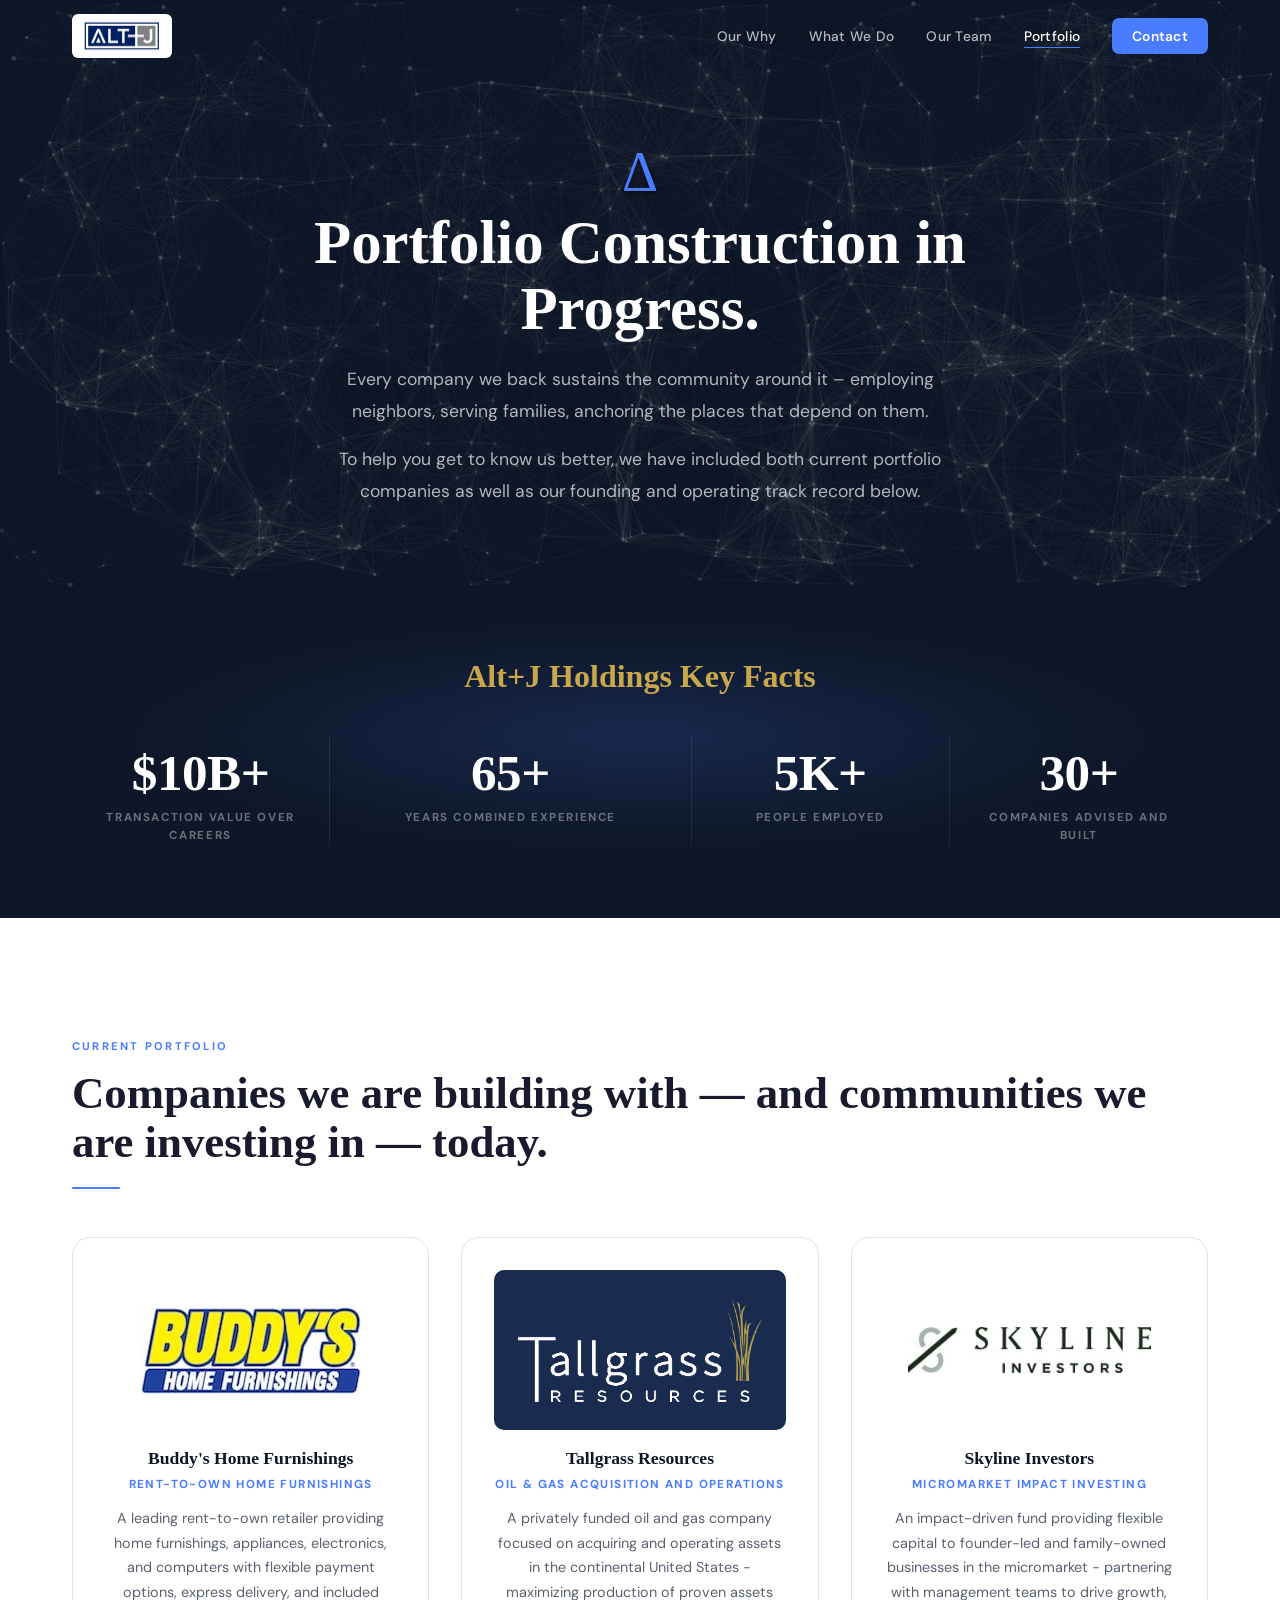
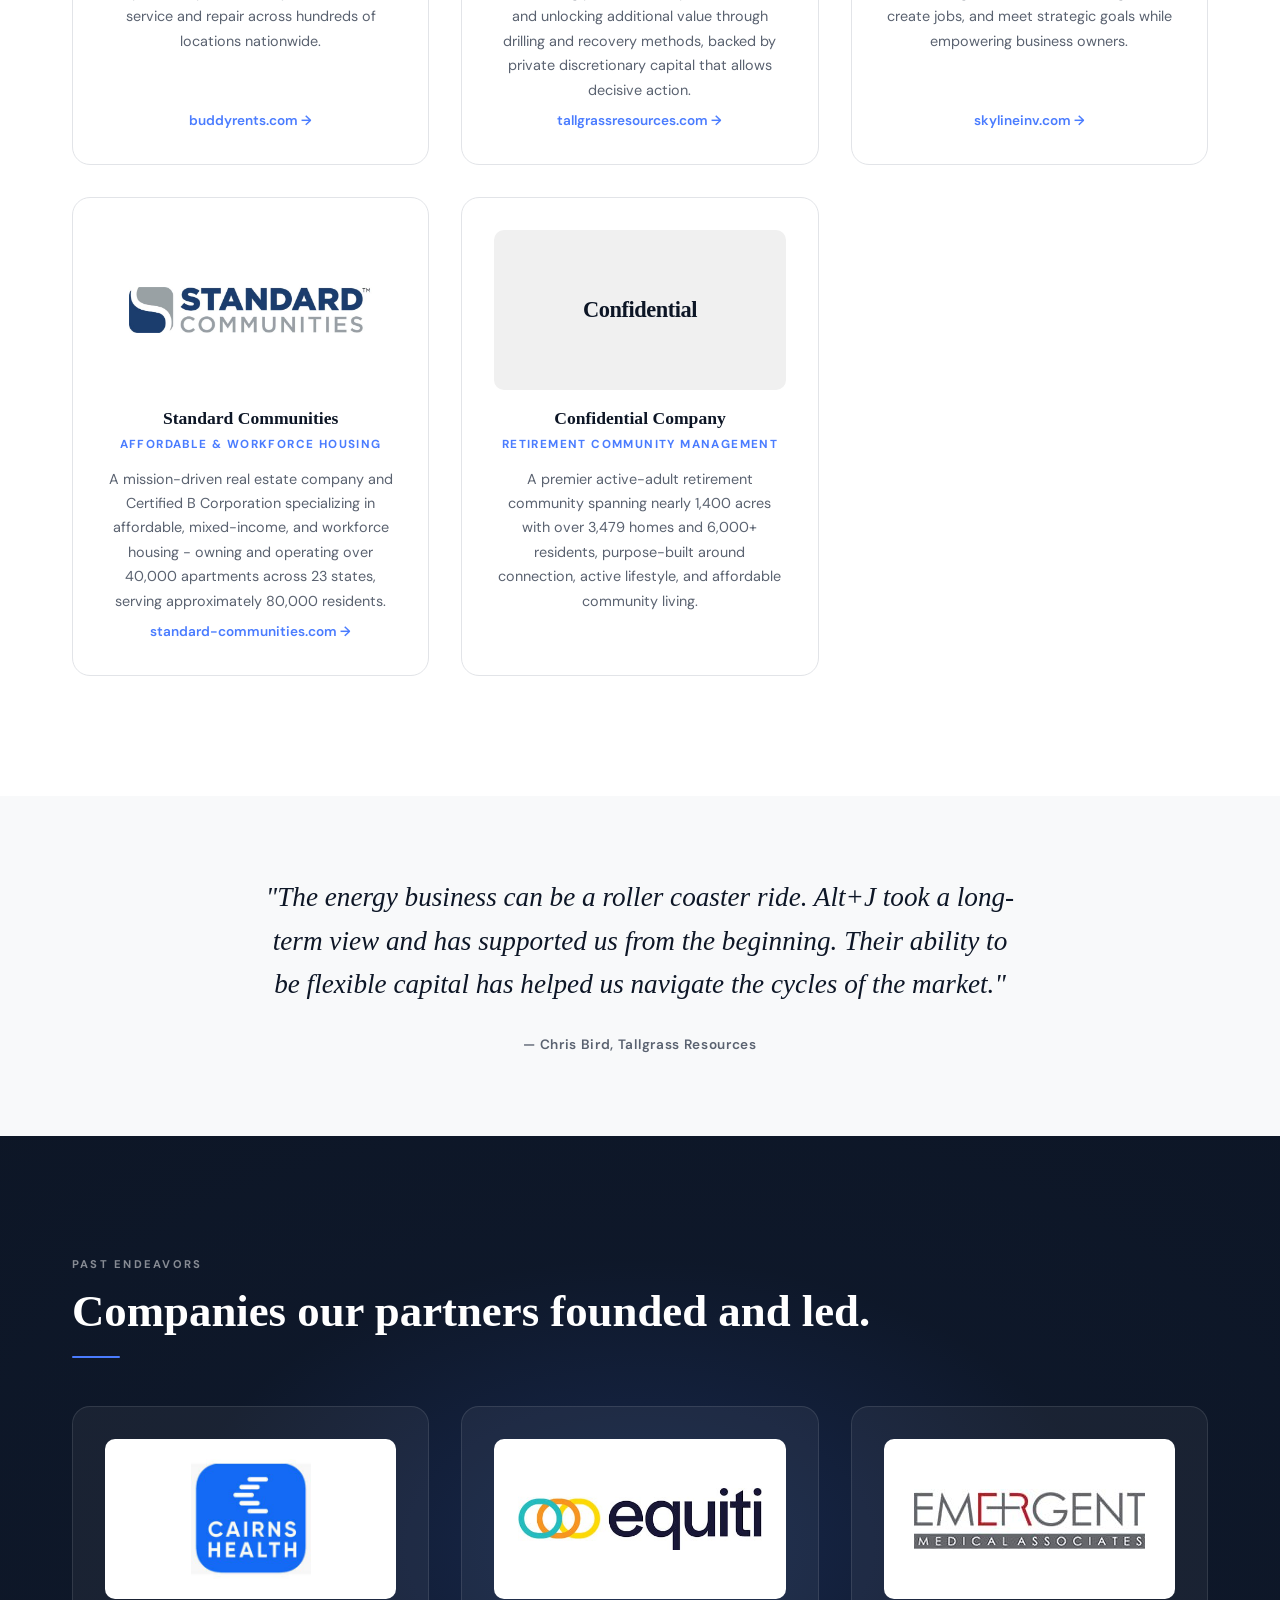
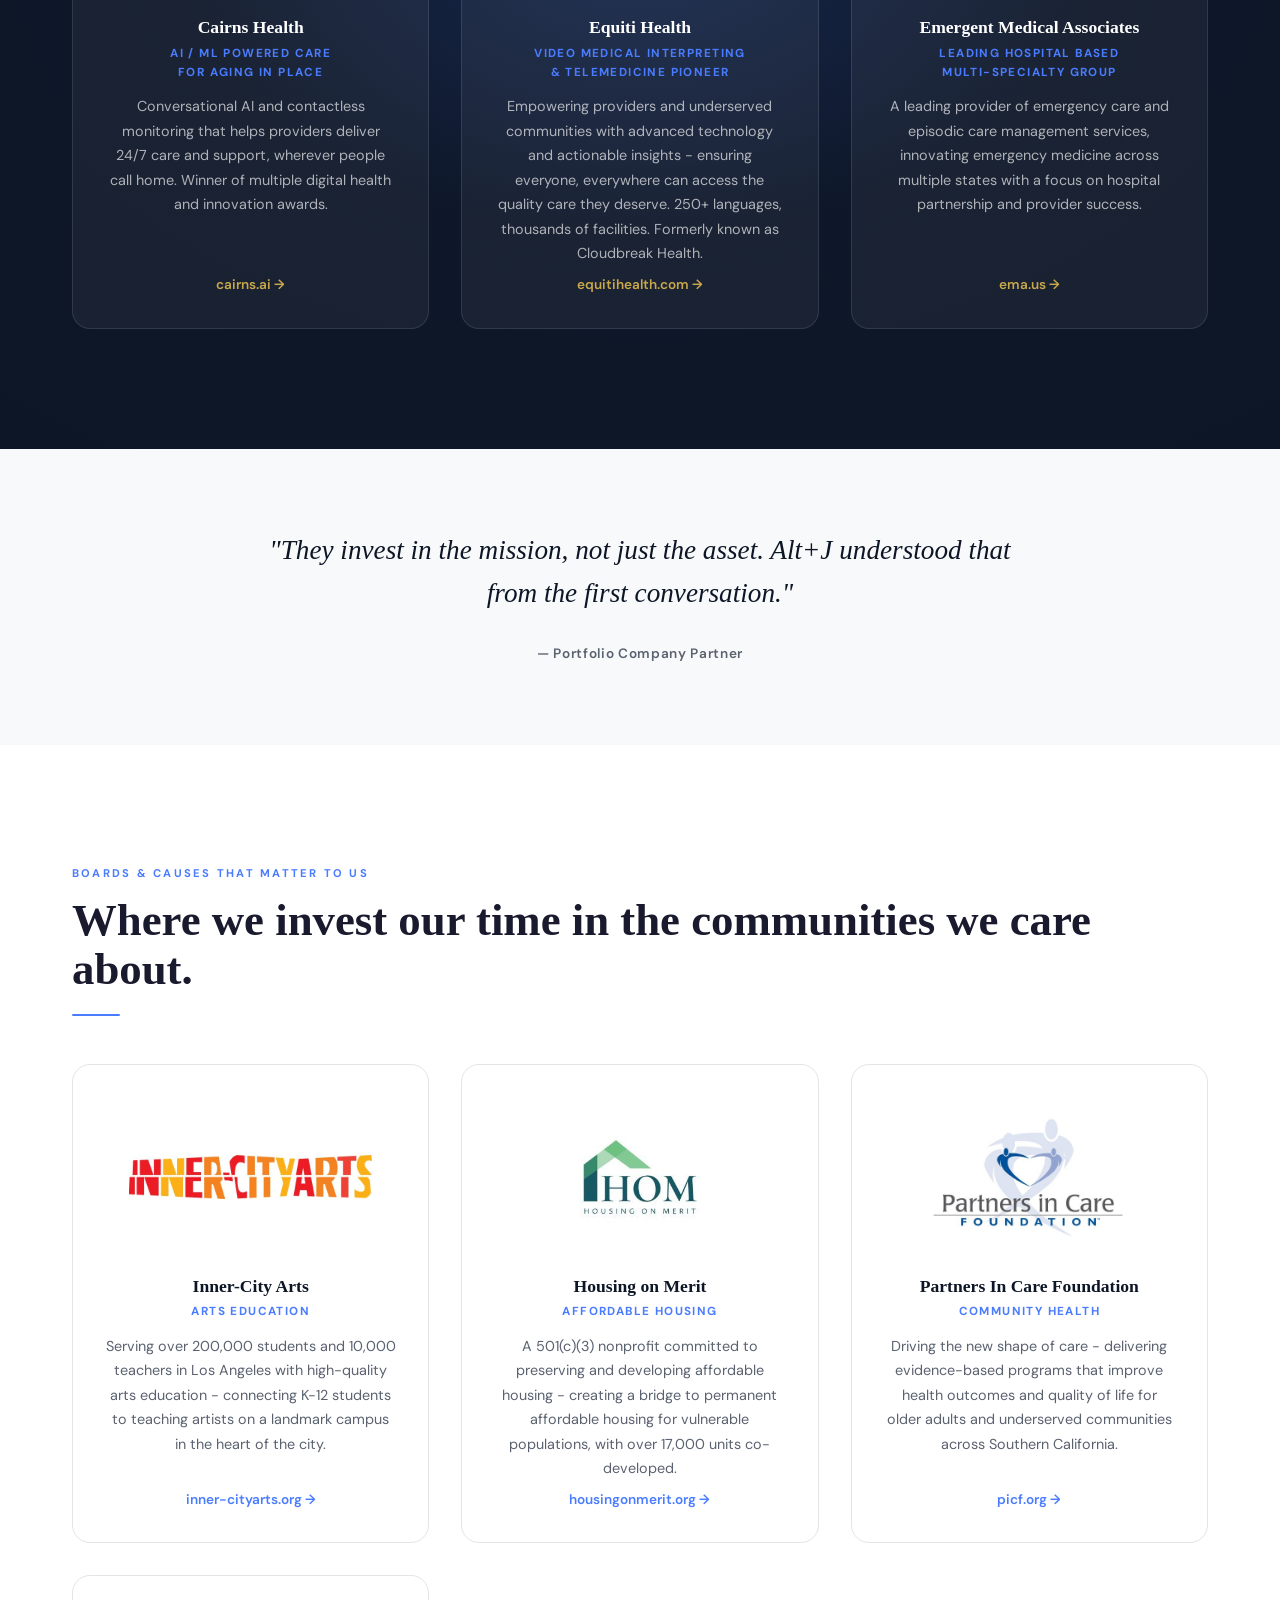
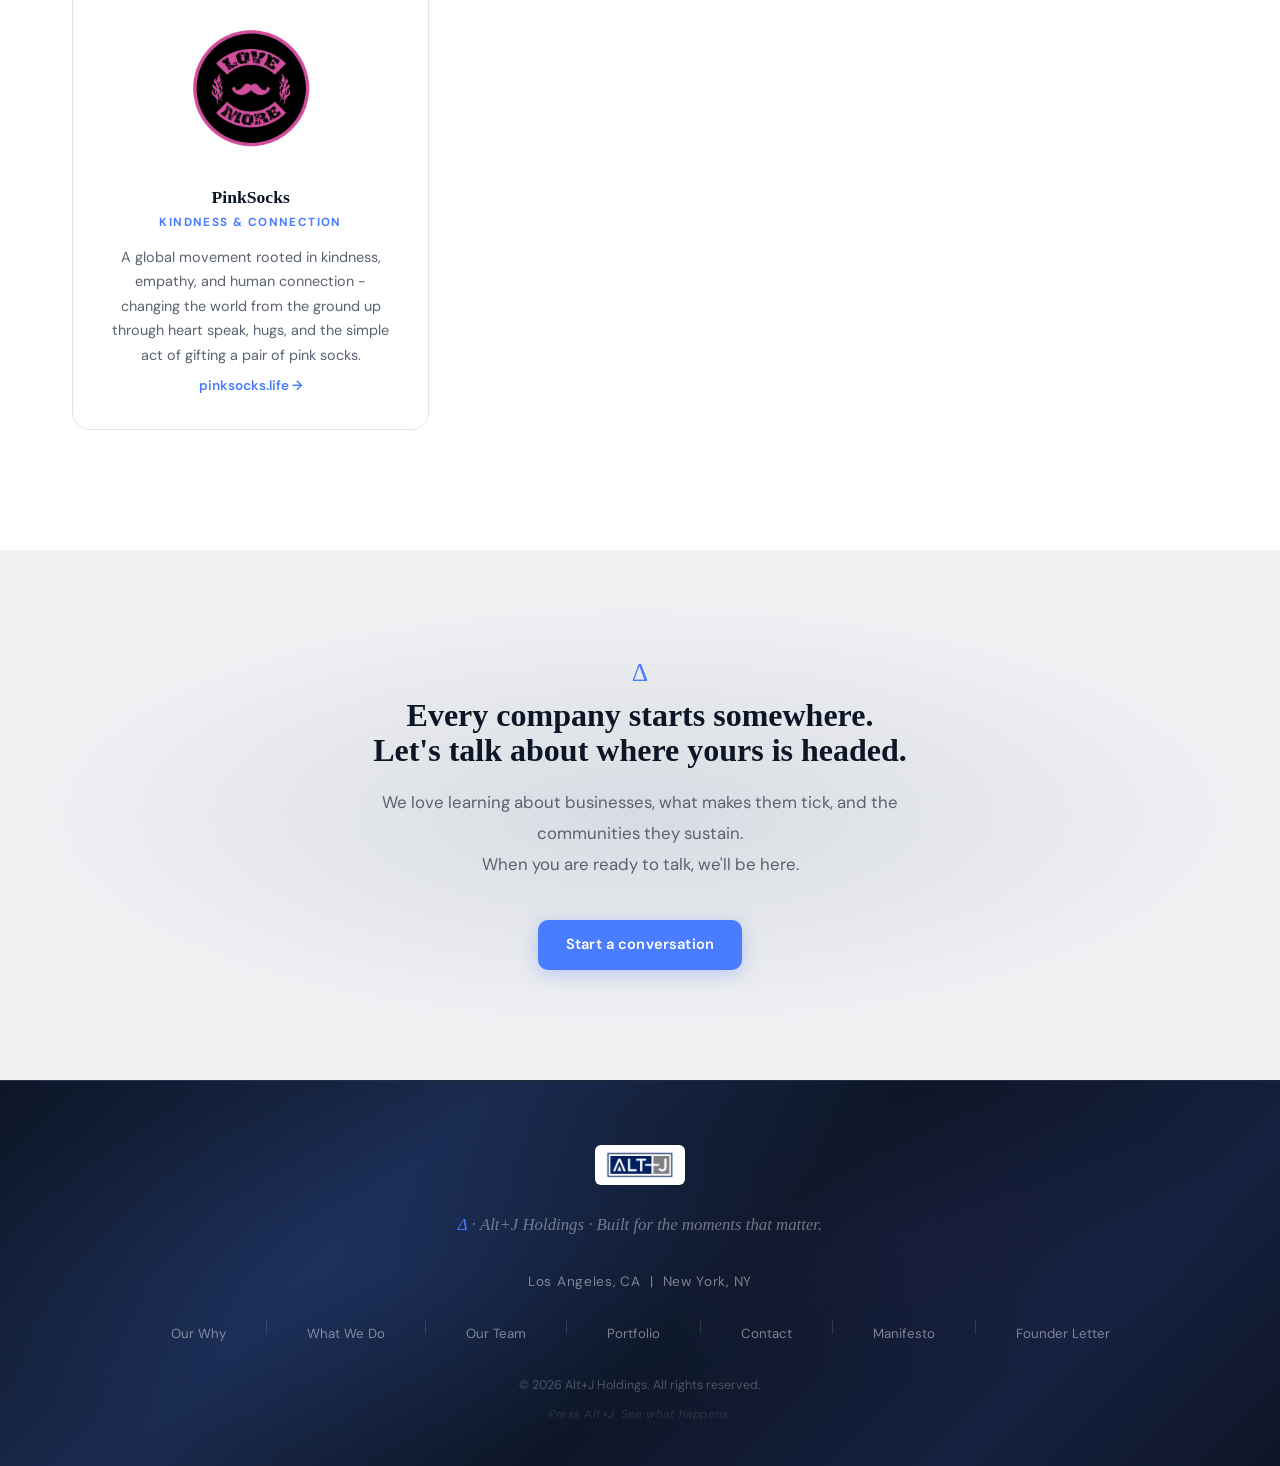
<file: portfolio.html>
<!DOCTYPE html>
<html lang="en">
<head>
  <meta charset="UTF-8">
  <meta name="viewport" content="width=device-width, initial-scale=1.0">
  <title>Portfolio - Alt+J Holdings</title>
  <meta name="description" content="Alt+J Holdings - what we have built. The work that prepared us for this moment.">
  <link rel="stylesheet" href="/css/style.css">
  <link rel="preconnect" href="https://fonts.googleapis.com">
  <link rel="preconnect" href="https://fonts.gstatic.com" crossorigin>
</head>
<body>

<!-- NAV -->
<nav id="nav">
  <div class="nav-inner">
    <a class="nav-logo" href="/"><img src="/assets/logo.png" alt="Alt+J Holdings"></a>
    <ul class="nav-links">
      <li><a href="/ourwhy.html">Our Why</a></li>
      <li><a href="/what-we-do.html">What We Do</a></li>
      <li><a href="/team.html">Our Team</a></li>
      <li><a href="/portfolio.html" class="active">Portfolio</a></li>
      <li><a href="/contact.html" class="nav-cta">Contact</a></li>
    </ul>
    <div class="nav-hamburger" aria-label="Menu" role="button" tabindex="0">
      <span></span><span></span><span></span>
    </div>
  </div>
</nav>
<div class="nav-mobile">
  <ul>
    <li><a href="/ourwhy.html">Our Why</a></li>
    <li><a href="/what-we-do.html">What We Do</a></li>
    <li><a href="/team.html">Our Team</a></li>
    <li><a href="/portfolio.html">Portfolio</a></li>
    <li><a href="/contact.html">Contact</a></li>
  </ul>
  <a href="/contact.html" class="btn btn-primary">Contact</a>
</div>

<!-- HERO -->
<section class="hero-static">
  <canvas id="staticCanvas" class="hero-static-canvas"></canvas>
  <div class="hero-static-content">
    <span class="hero-delta" style="display:block;text-align:center;margin-bottom:0.6rem">Δ</span>
    <h1>Portfolio Construction in Progress.</h1>
    <p>Every company we back sustains the community around it – employing neighbors, serving families, anchoring the places that depend on them.</p>
    <p style="margin-top:1rem">To help you get to know us better, we have included both current portfolio companies as well as our founding and operating track record below.</p>
  </div>
</section>


<!-- STAT BAND -->
<section class="stat-band navy-glow">
  <div class="container">
    <h2 class="fade-in" style="text-align:center;color:var(--gold);font-size:clamp(1.4rem,2.5vw,2rem);margin-bottom:2.5rem">Alt+J Holdings Key Facts</h2>
    <div class="stats-grid">
      <div class="stat-item fade-in">
        <div class="stat-number" data-count="10" data-prefix="$" data-suffix="B+">$10B+</div>
        <div class="stat-label">Transaction Value Over Careers</div>
      </div>
      <div class="stat-item fade-in fade-in-delay-1">
        <div class="stat-number" data-count="65" data-suffix="+">65+</div>
        <div class="stat-label">Years Combined Experience</div>
      </div>
      <div class="stat-item fade-in fade-in-delay-2">
        <div class="stat-number" data-count="5" data-suffix="K+">5K+</div>
        <div class="stat-label">People Employed</div>
      </div>
      <div class="stat-item fade-in fade-in-delay-3">
        <div class="stat-number" data-count="30" data-suffix="+">30+</div>
        <div class="stat-label">Companies Advised and Built</div>
      </div>
    </div>
  </div>
</section>


<!-- CURRENT PORTFOLIO -->
<section style="background:var(--white); padding:120px 0">
  <div class="container">
    <span class="label fade-in">Current Portfolio</span>
    <h2 class="fade-in">Companies we are building with — and communities we are investing in — today.</h2>
    <div class="section-divider fade-in"></div>

    <div class="portfolio-grid fade-in fade-in-delay-1">
      <div class="portfolio-card">
        <div class="portfolio-logo" style="background:#fff;padding:1.5rem"><img src="/assets/portfolio/buddys-logo.jpg" alt="Buddy's Home Furnishings"></div>
        <h3>Buddy's Home Furnishings</h3>
        <div class="portfolio-role">Rent-to-own home furnishings</div>
        <p>A leading rent-to-own retailer providing home furnishings, appliances, electronics, and computers with flexible payment options, express delivery, and included service and repair across hundreds of locations nationwide.</p>
        <a href="https://www.buddyrents.com/" target="_blank" style="font-size:0.85rem;color:var(--accent);text-decoration:none;font-weight:600;margin-top:0.5rem;display:inline-block">buddyrents.com →</a>
      </div>
      <div class="portfolio-card">
        <div class="portfolio-logo" style="background:#1a2b50;padding:1.5rem"><img src="/assets/portfolio/tallgrass-logo.png" alt="Tallgrass Resources"></div>
        <h3>Tallgrass Resources</h3>
        <div class="portfolio-role">Oil & gas acquisition and operations</div>
        <p>A privately funded oil and gas company focused on acquiring and operating assets in the continental United States - maximizing production of proven assets and unlocking additional value through drilling and recovery methods, backed by private discretionary capital that allows decisive action.</p>
        <a href="https://www.tallgrassresources.com/" target="_blank" style="font-size:0.85rem;color:var(--accent);text-decoration:none;font-weight:600;margin-top:0.5rem;display:inline-block">tallgrassresources.com →</a>
      </div>
      <div class="portfolio-card">
        <div class="portfolio-logo" style="background:#fff;padding:1.5rem"><img src="/assets/portfolio/skyline-logo.jpg" alt="Skyline Investors"></div>
        <h3>Skyline Investors</h3>
        <div class="portfolio-role">Micromarket impact investing</div>
        <p>An impact-driven fund providing flexible capital to founder-led and family-owned businesses in the micromarket - partnering with management teams to drive growth, create jobs, and meet strategic goals while empowering business owners.</p>
        <a href="https://www.skylineinv.com/" target="_blank" style="font-size:0.85rem;color:var(--accent);text-decoration:none;font-weight:600;margin-top:0.5rem;display:inline-block">skylineinv.com →</a>
      </div>
      <div class="portfolio-card">
        <div class="portfolio-logo" style="background:#fff;padding:1.5rem"><img src="/assets/portfolio/standard-communities-logo.jpg" alt="Standard Communities"></div>
        <h3>Standard Communities</h3>
        <div class="portfolio-role">Affordable & workforce housing</div>
        <p>A mission-driven real estate company and Certified B Corporation specializing in affordable, mixed-income, and workforce housing - owning and operating over 40,000 apartments across 23 states, serving approximately 80,000 residents.</p>
        <a href="https://standard-communities.com/" target="_blank" style="font-size:0.85rem;color:var(--accent);text-decoration:none;font-weight:600;margin-top:0.5rem;display:inline-block">standard-communities.com →</a>
      </div>
      <div class="portfolio-card">
        <div class="portfolio-logo" style="background:#f0f0f0;padding:1.5rem;display:flex;align-items:center;justify-content:center"><span style="font-size:1.4rem;font-weight:700;color:var(--navy);letter-spacing:-.02em">Confidential</span></div>
        <h3>Confidential Company</h3>
        <div class="portfolio-role">Retirement community management</div>
        <p>A premier active-adult retirement community spanning nearly 1,400 acres with over 3,479 homes and 6,000+ residents, purpose-built around connection, active lifestyle, and affordable community living.</p>
      </div>
    </div>
  </div>
</section>


<!-- QUOTE — TALLGRASS -->
<section style="background:var(--off-white); padding:80px 0">
  <div class="container">
    <blockquote class="pull-quote fade-in" style="max-width:760px;margin:0 auto;text-align:center;border:none;padding:0">
      <p style="font-family:'Cormorant Garant',Georgia,serif;font-size:clamp(1.3rem,2.5vw,1.7rem);line-height:1.6;color:var(--navy);font-style:italic;margin-bottom:1.5rem">
        "The energy business can be a roller coaster ride. Alt+J took a long-term view and has supported us from the beginning. Their ability to be flexible capital has helped us navigate the cycles of the market."
      </p>
      <cite style="font-style:normal;font-size:0.85rem;color:var(--text-light);font-weight:600;letter-spacing:0.05em">
        — Chris Bird, Tallgrass Resources
      </cite>
    </blockquote>
  </div>
</section>


<!-- PAST ENDEAVORS -->
<section class="navy-glow" style="padding:120px 0">
  <div class="container">
    <span class="label label-white fade-in">Past Endeavors</span>
    <h2 class="fade-in" style="color:var(--white)">Companies our partners founded and led.</h2>
    <div class="section-divider fade-in"></div>

    <div class="portfolio-grid fade-in fade-in-delay-1">
      <div class="portfolio-card" style="background:rgba(255,255,255,0.05);border-color:rgba(255,255,255,0.1)">
        <div class="portfolio-logo" style="background:#fff;padding:1.5rem;border-radius:var(--radius)"><img src="/assets/portfolio/cairns-logo.jpg" alt="Cairns Health"></div>
        <h3 style="color:var(--white)">Cairns Health</h3>
        <div class="portfolio-role">AI / ML Powered Care<br>for Aging in Place</div>
        <p style="color:rgba(255,255,255,0.65)">Conversational AI and contactless monitoring that helps providers deliver 24/7 care and support, wherever people call home. Winner of multiple digital health and innovation awards.</p>
        <a href="https://www.cairns.ai/" target="_blank" style="font-size:0.85rem;color:var(--gold);text-decoration:none;font-weight:600;margin-top:0.5rem;display:inline-block">cairns.ai →</a>
      </div>
      <div class="portfolio-card" style="background:rgba(255,255,255,0.05);border-color:rgba(255,255,255,0.1)">
        <div class="portfolio-logo" style="background:#fff;padding:1.5rem;border-radius:var(--radius)"><img src="/assets/portfolio/equiti-logo.jpg" alt="Equiti Health"></div>
        <h3 style="color:var(--white)">Equiti Health</h3>
        <div class="portfolio-role">Video Medical Interpreting<br>& Telemedicine Pioneer</div>
        <p style="color:rgba(255,255,255,0.65)">Empowering providers and underserved communities with advanced technology and actionable insights - ensuring everyone, everywhere can access the quality care they deserve. 250+ languages, thousands of facilities. Formerly known as Cloudbreak Health.</p>
        <a href="https://www.equitihealth.com/" target="_blank" style="font-size:0.85rem;color:var(--gold);text-decoration:none;font-weight:600;margin-top:0.5rem;display:inline-block">equitihealth.com →</a>
      </div>
      <div class="portfolio-card" style="background:rgba(255,255,255,0.05);border-color:rgba(255,255,255,0.1)">
        <div class="portfolio-logo" style="background:#fff;padding:1.5rem;border-radius:var(--radius)"><img src="/assets/portfolio/ema-logo.jpg" alt="Emergent Medical Associates"></div>
        <h3 style="color:var(--white)">Emergent Medical Associates</h3>
        <div class="portfolio-role">Leading Hospital Based<br>Multi-specialty Group</div>
        <p style="color:rgba(255,255,255,0.65)">A leading provider of emergency care and episodic care management services, innovating emergency medicine across multiple states with a focus on hospital partnership and provider success.</p>
        <a href="https://www.ema.us/" target="_blank" style="font-size:0.85rem;color:var(--gold);text-decoration:none;font-weight:600;margin-top:0.5rem;display:inline-block">ema.us →</a>
      </div>
    </div>
  </div>
</section>


<!-- QUOTE — CONFIDENTIAL COMPANY -->
<section style="background:var(--off-white); padding:80px 0">
  <div class="container">
    <blockquote class="pull-quote fade-in" style="max-width:760px;margin:0 auto;text-align:center;border:none;padding:0">
      <p style="font-family:'Cormorant Garant',Georgia,serif;font-size:clamp(1.3rem,2.5vw,1.7rem);line-height:1.6;color:var(--navy);font-style:italic;margin-bottom:1.5rem">
        "They invest in the mission, not just the asset. Alt+J understood that from the first conversation."
      </p>
      <cite style="font-style:normal;font-size:0.85rem;color:var(--text-light);font-weight:600;letter-spacing:0.05em">
        — Portfolio Company Partner
      </cite>
    </blockquote>
  </div>
</section>


<!-- BOARDS & CAUSES -->
<section style="background:var(--white); padding:120px 0">
  <div class="container">
    <span class="label fade-in">Boards & Causes That Matter To Us</span>
    <h2 class="fade-in">Where we invest our time in the communities we care about.</h2>
    <div class="section-divider fade-in"></div>

    <div class="portfolio-grid fade-in fade-in-delay-1">
      <div class="portfolio-card">
        <div class="portfolio-logo" style="background:#fff;padding:1.5rem;border-radius:var(--radius)"><img src="/assets/portfolio/ica-logo.jpg" alt="Inner-City Arts"></div>
        <h3>Inner-City Arts</h3>
        <div class="portfolio-role">Arts education</div>
        <p>Serving over 200,000 students and 10,000 teachers in Los Angeles with high-quality arts education - connecting K-12 students to teaching artists on a landmark campus in the heart of the city.</p>
        <a href="https://inner-cityarts.org/" target="_blank" style="font-size:0.85rem;color:var(--accent);text-decoration:none;font-weight:600;margin-top:0.5rem;display:inline-block">inner-cityarts.org →</a>
      </div>
      <div class="portfolio-card">
        <div class="portfolio-logo" style="background:#fff;padding:1.5rem;border-radius:var(--radius)"><img src="/assets/portfolio/hom-logo.jpg" alt="Housing on Merit"></div>
        <h3>Housing on Merit</h3>
        <div class="portfolio-role">Affordable housing</div>
        <p>A 501(c)(3) nonprofit committed to preserving and developing affordable housing - creating a bridge to permanent affordable housing for vulnerable populations, with over 17,000 units co-developed.</p>
        <a href="https://housingonmerit.org/" target="_blank" style="font-size:0.85rem;color:var(--accent);text-decoration:none;font-weight:600;margin-top:0.5rem;display:inline-block">housingonmerit.org →</a>
      </div>
      <div class="portfolio-card">
        <div class="portfolio-logo" style="background:#fff;padding:1.5rem;border-radius:var(--radius)"><img src="/assets/portfolio/picf-logo.jpg" alt="Partners In Care Foundation"></div>
        <h3>Partners In Care Foundation</h3>
        <div class="portfolio-role">Community health</div>
        <p>Driving the new shape of care - delivering evidence-based programs that improve health outcomes and quality of life for older adults and underserved communities across Southern California.</p>
        <a href="https://www.picf.org/" target="_blank" style="font-size:0.85rem;color:var(--accent);text-decoration:none;font-weight:600;margin-top:0.5rem;display:inline-block">picf.org →</a>
      </div>
      <div class="portfolio-card">
        <div class="portfolio-logo" style="background:#fff;padding:1.5rem;border-radius:var(--radius)"><img src="/assets/portfolio/pinksocks-logo.jpg" alt="PinkSocks"></div>
        <h3>PinkSocks</h3>
        <div class="portfolio-role">Kindness & connection</div>
        <p>A global movement rooted in kindness, empathy, and human connection - changing the world from the ground up through heart speak, hugs, and the simple act of gifting a pair of pink socks.</p>
        <a href="https://pinksocks.life/" target="_blank" style="font-size:0.85rem;color:var(--accent);text-decoration:none;font-weight:600;margin-top:0.5rem;display:inline-block">pinksocks.life →</a>
      </div>
    </div>
  </div>
</section>



<!-- FINAL CTA -->
<section class="cta-section">
  <div class="container">
    <span class="delta-accent fade-in" style="text-align:center">Δ</span>
    <h2 class="fade-in" style="font-size:clamp(1.4rem,2.8vw,2rem)">Every company starts somewhere.<br>Let's talk about where yours is headed.</h2>
    <p class="fade-in fade-in-delay-1">
      We love learning about businesses, what makes them tick, and the communities they sustain.<br>When you are ready to talk, we'll be here.
    </p>
    <div class="cta-btns fade-in fade-in-delay-2">
      <a href="/contact.html" class="btn btn-primary">Start a conversation</a>

    </div>
  </div>
</section>


<!-- FOOTER -->
<footer>
  <div class="footer-inner">
    <div class="footer-logo"><img src="/assets/logo.png" alt="Alt+J Holdings"></div>
    <p class="footer-tagline"><span class="delta">Δ</span> · Alt+J Holdings · Built for the moments that matter.</p>
    <p style="color:rgba(255,255,255,0.45);font-size:0.85rem;margin-top:0.5rem;letter-spacing:0.05em">Los Angeles, CA &nbsp;|&nbsp; New York, NY</p>
    <br>
    <ul class="footer-links">
      <li><a href="/ourwhy.html">Our Why</a></li>
      <li class="footer-divider"></li>
      <li><a href="/what-we-do.html">What We Do</a></li>
      <li class="footer-divider"></li>
      <li><a href="/team.html">Our Team</a></li>
      <li class="footer-divider"></li>
      <li><a href="/portfolio.html">Portfolio</a></li>
      <li class="footer-divider"></li>
      <li><a href="/contact.html">Contact</a></li>
      <li class="footer-divider"></li>
      <li><a href="/manifesto.html">Manifesto</a></li>
      <li class="footer-divider"></li>
      <li><a href="/letter.html">Founder Letter</a></li>
    </ul>
    <p class="footer-legal">© 2026 Alt+J Holdings. All rights reserved.</p>
    <p class="footer-easter">Press Alt+J. See what happens.</p>
  </div>
</footer>

<script src="/js/main.js"></script>
</body>
</html>
</file>
<file: css/style.css>
/* ============================================================
   ALT+J PARTNERS — Main Stylesheet v3.0
   Cormorant Garant + DM Sans · Hyperpolished institutional
   ============================================================ */

@import url('https://fonts.googleapis.com/css2?family=Cormorant+Garant:ital,wght@0,300;0,400;0,600;0,700;1,300;1,400;1,600&family=DM+Sans:ital,opsz,wght@0,9..40,300;0,9..40,400;0,9..40,500;0,9..40,600;0,9..40,700;0,9..40,800;1,9..40,400&display=swap');

/* ── Variables ── */
:root {
  --navy:        #0d1626;
  --navy-mid:    #1a2b50;
  --navy-light:  #162040;
  --accent:      #4a7cff;
  --accent-glow: rgba(74, 124, 255, 0.15);
  --gold:        #c9a84c;
  --white:       #ffffff;
  --off-white:   #f8f9fa;
  --text:        #1a1a2e;
  --text-light:  #5a6270;
  --text-muted:  rgba(255,255,255,0.65);
  --border:      #e2e4e8;
  --border-dark: rgba(255,255,255,0.1);
  --transition:  0.3s ease;
  --radius:      10px;
  --radius-lg:   18px;
}

/* ── Subtle gradient depth for dark sections ── */
.navy-glow {
  position: relative;
  background: var(--navy);
}
.navy-glow::before {
  content: '';
  position: absolute;
  inset: 0;
  pointer-events: none;
  z-index: 0;
  background: radial-gradient(ellipse 80% 70% at 50% 45%, rgba(74,124,255,0.18) 0%, rgba(26,43,80,0.08) 45%, transparent 100%);
}

/* ── Reset ── */
*, *::before, *::after { margin: 0; padding: 0; box-sizing: border-box; }
html { scroll-behavior: smooth; }
body {
  font-family: 'DM Sans', -apple-system, BlinkMacSystemFont, sans-serif;
  color: var(--text);
  background: var(--white);
  line-height: 1.6;
  -webkit-font-smoothing: antialiased;
  -moz-osx-font-smoothing: grayscale;
  transition: opacity 0.25s ease;
}
img { max-width: 100%; display: block; }
a { text-decoration: none; color: inherit; }

/* ── Typography ── */
h1, h2, h3, h4 {
  font-family: 'Cormorant Garant', Georgia, serif;
  line-height: 1.1;
}
h1 { font-size: clamp(2.4rem, 5vw, 4.5rem); font-weight: 700; }
h2 { font-size: clamp(1.8rem, 3.5vw, 3rem); font-weight: 700; }
h3 { font-size: clamp(1.05rem, 2vw, 1.35rem); font-weight: 600; }
p  { font-size: 1.02rem; line-height: 1.85; }

/* ── Layout ── */
.container { max-width: 1200px; margin: 0 auto; padding: 0 2rem; }
.section-pad    { padding: 120px 0; }
.section-pad-sm { padding: 72px 0; }

/* ── Labels / eyebrows ── */
.label {
  font-family: 'DM Sans', sans-serif;
  font-size: 0.7rem; font-weight: 700;
  text-transform: uppercase; letter-spacing: 0.2em;
  color: var(--accent); margin-bottom: 0.8rem;
  display: block;
}
.label-gold { color: var(--gold); }
.label-white { color: rgba(255,255,255,0.5); }

/* ── Delta accent ── */
.delta-accent {
  font-family: 'Cormorant Garant', Georgia, serif;
  font-size: 1.6rem; color: var(--accent);
  display: block; margin-bottom: 0.75rem; line-height: 1;
}
.delta-accent-gold { color: var(--gold); }

/* ── Section Divider ── */
.section-divider {
  width: 48px; height: 2px;
  background: var(--accent);
  border-radius: 2px;
  margin: 1.25rem 0 2rem;
}
.section-divider.center { margin: 1.25rem auto 2rem; }
.section-divider-gold { background: var(--gold); }

/* ── Color utilities ── */
.bg-white    { background: var(--white); }
.bg-light    { background: var(--off-white); }
.bg-navy     { background: var(--navy); color: var(--white); }
.bg-navy-mid { background: var(--navy-mid); color: var(--white); }
.text-white  { color: var(--white); }

/* ── Buttons ── */
.btn {
  display: inline-flex; align-items: center; gap: 0.4rem;
  padding: 13px 28px; border-radius: var(--radius);
  font-family: 'DM Sans', sans-serif;
  font-size: 0.92rem; font-weight: 600;
  cursor: pointer; border: none;
  transition: all var(--transition);
  white-space: nowrap;
  letter-spacing: 0.01em;
}
.btn-primary {
  background: var(--accent); color: var(--white);
  box-shadow: 0 4px 18px rgba(74,124,255,0.3);
}
.btn-primary:hover {
  background: #3a6aee;
  transform: translateY(-2px);
  box-shadow: 0 8px 28px rgba(74,124,255,0.45);
}
.btn-ghost {
  background: transparent; color: var(--white);
  border: 1.5px solid rgba(255,255,255,0.3);
}
.btn-ghost:hover {
  border-color: rgba(255,255,255,0.7);
  background: rgba(255,255,255,0.07);
}
.btn-outline {
  background: transparent; color: var(--accent);
  border: 1.5px solid var(--accent);
}
.btn-outline:hover { background: var(--accent); color: var(--white); }
.btn-navy {
  background: var(--navy); color: var(--white);
}
.btn-navy:hover { background: var(--navy-mid); transform: translateY(-2px); }

/* ═══════════════════════════════════════════
   NAVIGATION
   ═══════════════════════════════════════════ */
#nav {
  position: fixed; top: 0; width: 100%;
  background: transparent;
  border-bottom: 1px solid transparent;
  z-index: 999;
  transition: background 0.4s ease, border-color 0.4s ease, backdrop-filter 0.4s ease;
}
#nav.scrolled {
  background: rgba(13, 22, 38, 0.58);
  backdrop-filter: blur(18px);
  -webkit-backdrop-filter: blur(18px);
  border-bottom: 1px solid rgba(255,255,255,0.08);
}
.nav-inner {
  max-width: 1200px; margin: 0 auto;
  display: flex; justify-content: space-between; align-items: center;
  height: 72px; padding: 0 2rem;
}
.nav-logo img {
  height: 44px;
  background: white;
  padding: 5px 10px;
  border-radius: 6px;
}
.nav-links {
  display: flex; gap: 2rem; list-style: none; align-items: center;
}
.nav-links a {
  font-size: 0.86rem; font-weight: 500;
  color: rgba(255,255,255,0.7);
  letter-spacing: 0.02em;
  transition: color var(--transition);
  position: relative;
}
.nav-links a::after {
  content: ''; position: absolute; bottom: -3px; left: 0;
  width: 0; height: 1.5px; background: var(--accent);
  transition: width var(--transition);
}
.nav-links a:hover,
.nav-links a.active { color: var(--white); }
.nav-links a:hover::after,
.nav-links a.active::after { width: 100%; }
.nav-cta {
  padding: 9px 20px !important;
  background: var(--accent) !important;
  color: var(--white) !important;
  border-radius: 7px !important;
  font-weight: 600 !important;
}
.nav-cta:hover { background: #3a6aee !important; }
.nav-cta::after { display: none !important; }

/* Hamburger */
.nav-hamburger {
  display: none; flex-direction: column; gap: 5px;
  cursor: pointer; padding: 4px;
}
.nav-hamburger span {
  width: 24px; height: 2px;
  background: rgba(255,255,255,0.8);
  transition: all var(--transition); display: block;
}
.nav-hamburger.open span:nth-child(1) { transform: translateY(7px) rotate(45deg); }
.nav-hamburger.open span:nth-child(2) { opacity: 0; }
.nav-hamburger.open span:nth-child(3) { transform: translateY(-7px) rotate(-45deg); }

/* Mobile Nav */
.nav-mobile {
  display: none;
  position: fixed; top: 72px; left: 0; right: 0;
  background: rgba(13, 22, 38, 0.98);
  backdrop-filter: blur(20px);
  padding: 1.5rem 2rem 2rem;
  z-index: 998;
  border-bottom: 1px solid var(--border-dark);
}
.nav-mobile.open { display: block; }
.nav-mobile ul { list-style: none; display: flex; flex-direction: column; gap: 0; }
.nav-mobile ul a {
  display: block; padding: 0.9rem 0;
  font-size: 1rem; color: rgba(255,255,255,0.8);
  font-weight: 500; border-bottom: 1px solid rgba(255,255,255,0.08);
  transition: color var(--transition);
}
.nav-mobile ul a:hover { color: var(--white); }
.nav-mobile .btn-primary { margin-top: 1.2rem; width: 100%; justify-content: center; }

/* ═══════════════════════════════════════════
   HERO — VIDEO (Home)
   ═══════════════════════════════════════════ */
.hero-video {
  position: relative; width: 100%; height: 100vh;
  min-height: 600px;
  display: flex; align-items: flex-end; justify-content: flex-start;
  overflow: hidden; background: #000;
}
.hero-video-slides { position: absolute; inset: 0; z-index: 0; overflow: hidden; }
.hero-slide {
  position: absolute; inset: 0;
  opacity: 0; transition: opacity 1.2s ease;
  will-change: opacity;
  overflow: hidden;
}
.hero-slide.active { opacity: 1; }
.hero-slide video {
  width: 100%; height: 100%; object-fit: cover;
}
.hero-slide[data-slide="0"] video {
  /* filter removed — iStock clip looks better natural */
}
.hero-slide[data-slide="1"] video {
  animation: none;
}
@keyframes kenBurns {
  0%   { transform: scale(1);    }
  100% { transform: scale(1.05); }
}

/* Particle fallback canvas */
#heroCanvas {
  position: absolute; inset: 0; z-index: 0; display: none;
}
.hero-video.fallback #heroCanvas { display: block; }
.hero-video.fallback .hero-video-slides { display: none; }

/* Hero text — static, pinned bottom-left, no overlay */
.hero-content {
  position: absolute; z-index: 2;
  bottom: 9%; left: 6%;
  text-align: left;
  max-width: 580px;
}
.hero-delta {
  font-family: 'Cormorant Garant', Georgia, serif;
  font-size: 3.5rem; color: var(--accent);
  margin-bottom: 0.2rem; line-height: 1;
  text-shadow:
    0 1px 3px rgba(0,0,0,0.6),
    0 2px 8px rgba(0,0,0,0.4);
  display: block;
}
.hero-headline {
  font-family: 'Cormorant Garant', Georgia, serif;
  font-size: clamp(1.4rem, 2.8vw, 2.4rem);
  font-weight: 700; color: var(--white);
  line-height: 1.15; letter-spacing: -0.01em;
  margin-bottom: 0.7rem;
  text-shadow:
    0 1px 3px rgba(0,0,0,0.7),
    0 2px 10px rgba(0,0,0,0.5);
}
.hero-sub {
  font-size: 0.95rem; color: rgba(255,255,255,0.92);
  max-width: 420px; margin: 0;
  line-height: 1.7;
  text-shadow:
    0 1px 3px rgba(0,0,0,0.6),
    0 2px 8px rgba(0,0,0,0.4);
}

/* Dot indicators */
.hero-dots {
  position: absolute; bottom: 2.5rem; left: 50%;
  transform: translateX(-50%);
  z-index: 3; display: flex; gap: 10px;
}
.hero-dot {
  width: 8px; height: 8px; border-radius: 50%;
  background: rgba(255,255,255,0.3);
  cursor: pointer; transition: all var(--transition); border: none;
}
.hero-dot.active { background: var(--white); transform: scale(1.3); }

/* Scroll hint */
.scroll-hint {
  position: absolute; bottom: 3.5rem; right: 2.5rem;
  z-index: 3; color: rgba(255,255,255,0.35);
  font-size: 0.7rem; letter-spacing: 0.12em; text-transform: uppercase;
  display: flex; align-items: center; gap: 0.5rem;
  animation: fadeInUp 1.5s 1s ease both;
}
.scroll-hint::before {
  content: ''; display: block; width: 1px; height: 28px;
  background: rgba(255,255,255,0.2);
  animation: scrollLine 2s ease-in-out infinite;
}
@keyframes scrollLine {
  0%, 100% { transform: scaleY(1); opacity: 0.4; }
  50% { transform: scaleY(0.4); opacity: 0.1; }
}

/* ═══════════════════════════════════════════
   HERO — STATIC (inner pages)
   ═══════════════════════════════════════════ */
.hero-static {
  position: relative; min-height: 48vh;
  display: flex; align-items: center; justify-content: center;
  background: var(--navy); overflow: hidden;
}
.hero-static-canvas {
  position: absolute; inset: 0; z-index: 0; opacity: 0.45;
}
.hero-static-content {
  position: relative; z-index: 1;
  text-align: center; padding: 9rem 2rem 5rem;
  max-width: 820px; margin: 0 auto;
  pointer-events: none;
}
.hero-static-content a, .hero-static-content button { pointer-events: auto; }
.hero-static-content .hero-delta { margin: 0 auto 0.5rem; text-align: center; }
.hero-static-content h1 {
  color: var(--white);
  font-size: clamp(2rem, 5vw, 3.8rem);
  margin-bottom: 1.2rem; line-height: 1.1;
}
.hero-static-content p {
  color: rgba(255,255,255,0.68);
  font-size: 1.1rem; max-width: 640px; margin: 0 auto;
  line-height: 1.82;
}

/* ═══════════════════════════════════════════
   SCROLL ANIMATIONS
   ═══════════════════════════════════════════ */
.fade-in {
  opacity: 0; transform: translateY(28px);
  transition: opacity 0.75s ease, transform 0.75s ease;
}
.fade-in.visible { opacity: 1; transform: translateY(0); }
.fade-in-delay-1 { transition-delay: 0.1s; }
.fade-in-delay-2 { transition-delay: 0.2s; }
.fade-in-delay-3 { transition-delay: 0.3s; }
.fade-in-delay-4 { transition-delay: 0.4s; }

@keyframes fadeInUp {
  from { opacity: 0; transform: translateY(24px); }
  to   { opacity: 1; transform: translateY(0); }
}

/* ═══════════════════════════════════════════
   STAT BAND — Full-width dark navy
   ═══════════════════════════════════════════ */
.stat-band {
  background: var(--navy);
  padding: 72px 0;
}
.stat-band-mid { background: var(--navy-mid); }
.stats-grid {
  display: grid; grid-template-columns: 1fr 1.4fr 1fr 1fr; gap: 0;
}
.stat-item {
  text-align: center; padding: 0 2rem;
  border-right: 1px solid rgba(255,255,255,0.08);
  display: grid;
  grid-template-rows: 4.5rem auto auto;
  align-content: start;
}
.stat-item .stat-number { align-self: end; }
.stat-item .stat-label { align-self: start; }
.stat-item:last-child { border-right: none; }
.stat-number {
  font-family: 'Cormorant Garant', Georgia, serif;
  font-size: clamp(2.4rem, 4vw, 3.4rem); font-weight: 700;
  color: var(--white); line-height: 1; margin-bottom: 0.5rem;
  letter-spacing: -0.01em;
}
.stat-number span.suffix { font-size: 0.7em; }
.stat-label {
  font-size: 0.72rem; font-weight: 700;
  text-transform: uppercase; letter-spacing: 0.14em;
  color: rgba(255,255,255,0.38); display: block;
  margin-top: 0.2rem;
}
.stat-sublabel {
  font-size: 0.8rem; color: rgba(255,255,255,0.45);
  margin-top: 0.25rem; line-height: 1.4;
  font-style: italic;
}

/* ═══════════════════════════════════════════
   DELTA INFOGRAPHIC
   ═══════════════════════════════════════════ */
/* ── Delta Infographic – animated version ── */
@keyframes deltaFadeSlideLeft {
  from { opacity: 0; transform: translateX(-32px); }
  to   { opacity: 1; transform: translateX(0); }
}
@keyframes deltaFadeSlideRight {
  from { opacity: 0; transform: translateX(32px); }
  to   { opacity: 1; transform: translateX(0); }
}
@keyframes deltaFadeUp {
  from { opacity: 0; transform: translateY(24px) scale(0.92); }
  to   { opacity: 1; transform: translateY(0) scale(1); }
}
@keyframes connectorGrow {
  from { stroke-dashoffset: 120; }
  to   { stroke-dashoffset: 0; }
}
@keyframes connectorArrowPop {
  from { opacity: 0; transform: scale(0.4); }
  to   { opacity: 1; transform: scale(1); }
}
@keyframes deltaPulse {
  0%, 100% { text-shadow: 0 0 0px rgba(201,168,76,0); }
  50%       { text-shadow: 0 0 28px rgba(201,168,76,0.55); }
}

.delta-infographic {
  display: flex; align-items: stretch; justify-content: center;
  gap: 0; margin: 3rem auto 0; max-width: 900px;
}

/* Animated variant — runs on page load, no JS required */
.delta-infographic-animated .delta-node-here {
  animation: deltaFadeSlideLeft 0.7s cubic-bezier(.22,.68,0,1.2) 0.2s both;
}
.delta-infographic-animated .delta-node-there {
  animation: deltaFadeSlideRight 0.7s cubic-bezier(.22,.68,0,1.2) 0.2s both;
}
.delta-infographic-animated .center-node {
  animation: deltaFadeUp 0.65s cubic-bezier(.22,.68,0,1.2) 0.45s both;
}
.delta-infographic-animated .delta-connector:first-of-type {
  animation: deltaFadeUp 0.4s ease 0.55s both;
}
.delta-infographic-animated .delta-connector:last-of-type {
  animation: deltaFadeUp 0.4s ease 0.7s both;
}

/* SVG connector */
.delta-connector {
  display: flex; align-items: center; flex-shrink: 0;
  width: 72px;
}
.delta-connector-svg {
  width: 100%; height: 40px; overflow: visible;
}
.connector-line {
  stroke: #4a7cff;
  stroke-width: 2;
  stroke-dasharray: 120;
  stroke-dashoffset: 120;
  animation: connectorGrow 0.6s ease 0.65s forwards;
}
.connector-arrow {
  fill: #4a7cff;
  transform-origin: 115px 20px;
  opacity: 0;
  animation: connectorArrowPop 0.3s ease 1.2s forwards;
}

.delta-node {
  flex: 1; text-align: center;
  padding: 2.4rem 1.6rem;
  border: 1px solid var(--border);
  border-radius: var(--radius-lg);
  background: var(--white);
  box-shadow: 0 4px 24px rgba(0,0,0,0.06);
  transition: transform 0.25s ease, box-shadow 0.25s ease;
  display: flex; flex-direction: column; justify-content: center;
}
.delta-node:hover {
  transform: translateY(-5px);
  box-shadow: 0 14px 44px rgba(0,0,0,0.11);
}
.delta-node.center-node {
  background: var(--navy);
  border-color: var(--navy);
  flex: 0.85;
  margin: -8px 0;
  position: relative; z-index: 1;
  border-radius: calc(var(--radius-lg) + 2px);
  box-shadow: 0 12px 48px rgba(13,22,38,0.28), 0 0 0 1px rgba(74,124,255,0.18);
}
.delta-node.center-node:hover {
  transform: translateY(-5px);
  box-shadow: 0 20px 60px rgba(13,22,38,0.36), 0 0 0 1px rgba(74,124,255,0.28);
}
.delta-node-label {
  font-size: 0.68rem; font-weight: 700; text-transform: uppercase;
  letter-spacing: 0.18em; color: var(--accent); margin-bottom: 0.7rem;
}
.delta-node.center-node .delta-node-label { color: var(--gold); }
.delta-node-title {
  font-family: 'Cormorant Garant', Georgia, serif;
  font-size: 1.5rem; font-weight: 700; color: var(--navy);
  margin-bottom: 0.6rem; letter-spacing: 0.02em;
}
.delta-node.center-node .delta-node-title {
  color: var(--white); font-size: 3.2rem; line-height: 1;
  animation: deltaPulse 3s ease-in-out 1.5s infinite;
}
.delta-node-desc { font-size: 0.87rem; color: var(--text-light); line-height: 1.65; }
.delta-node.center-node .delta-node-desc { color: rgba(255,255,255,0.58); font-size: 0.82rem; }

/* Keep old .delta-arrow class for any legacy use */
.delta-arrow {
  font-size: 1.8rem; color: rgba(74,124,255,0.3);
  padding: 0 0.25rem; flex-shrink: 0;
}

/* ═══════════════════════════════════════════
   THREE PILLARS
   ═══════════════════════════════════════════ */
.pillars-grid {
  display: flex;
  flex-direction: row;
  gap: 2rem;
  margin-top: 3rem;
  align-items: stretch;
}
.pillar-card {
  flex: 1 1 0;
  min-width: 0;
  padding: 2.4rem 2rem;
  border: 1px solid var(--border);
  border-top: 3px solid var(--accent);
  border-radius: var(--radius-lg);
  background: var(--white);
  transition: all var(--transition);
}
.pillar-card:hover {
  transform: translateY(-5px);
  box-shadow: 0 14px 48px rgba(0,0,0,0.08);
}
.pillar-delta {
  font-family: 'Cormorant Garant', Georgia, serif;
  font-size: 2rem; color: var(--accent);
  margin-bottom: 1rem; display: block; line-height: 1;
}
.pillar-card h3 { color: var(--navy); margin-bottom: 0.7rem; }
.pillar-card p  { font-size: 0.95rem; color: var(--text-light); line-height: 1.78; }

/* ═══════════════════════════════════════════
   PE vs ALT+J COMPARISON
   ═══════════════════════════════════════════ */
/* ── Old comparison classes kept for backward-compat (other pages may ref) ── */
.comparison-wrap { display: grid; grid-template-columns: 1fr 1fr; gap: 0; margin-top: 3rem; border: 1px solid var(--border); border-radius: var(--radius-lg); overflow: hidden; }
.comparison-col { padding: 0; }
.comparison-header { padding: 1.6rem 2rem; font-family: 'DM Sans', sans-serif; font-size: 0.72rem; font-weight: 700; text-transform: uppercase; letter-spacing: 0.18em; }
.comparison-row { display: grid; grid-template-columns: 1fr 1fr; grid-column: 1 / -1; border-top: 1px solid var(--border); }
.comparison-row:first-of-type { border-top: none; }
.comparison-cell { padding: 1.2rem 2rem; font-size: 0.95rem; line-height: 1.7; display: flex; align-items: center; gap: 0.75rem; }
.comparison-cell::before { content: '—'; flex-shrink: 0; font-weight: 700; }
.comparison-cell.cell-pe { color: var(--text-light); background: var(--off-white); border-right: 1px solid var(--border); }
.comparison-cell.cell-pe::before { color: #aaa; }
.comparison-cell.cell-altj { color: rgba(255,255,255,0.85); background: var(--navy); }
.comparison-cell.cell-altj::before { color: var(--accent); }

/* ══════════════════════════════════════════
   PE vs ALT+J — two-column column layout
   ══════════════════════════════════════════ */
.pe-vs-altj {
  display: grid;
  grid-template-columns: 1fr 1fr;
  gap: 0;
  margin-top: 3rem;
  border-radius: var(--radius-lg);
  overflow: hidden;
  border: 1px solid rgba(255,255,255,0.12);
}
.pva-col {
  display: flex;
  flex-direction: column;
}
.pva-header {
  padding: 1.4rem 2rem;
  font-family: 'DM Sans', sans-serif;
  font-size: 0.72rem; font-weight: 700;
  text-transform: uppercase; letter-spacing: 0.18em;
}
.pva-col-pe .pva-header {
  background: rgba(248,249,250,0.96);
  color: var(--text-light);
  border-bottom: 1px solid var(--border);
  border-right: 1px solid var(--border);
}
.pva-col-altj .pva-header {
  background: var(--navy-mid);
  color: var(--accent);
  border-bottom: 1px solid rgba(74,124,255,0.3);
}
.pva-cell {
  flex: 1;
  padding: 1.15rem 2rem;
  font-size: 0.95rem; line-height: 1.65;
  display: flex; align-items: center; gap: 0.75rem;
}
.pva-cell::before {
  content: '—';
  flex-shrink: 0;
  font-weight: 700;
}
.pva-col-pe .pva-cell {
  color: var(--text-light);
  background: rgba(248,249,250,0.96);
  border-top: 1px solid var(--border);
  border-right: 1px solid var(--border);
}
.pva-col-pe .pva-cell::before { color: #bbb; }
.pva-col-altj .pva-cell {
  color: rgba(255,255,255,0.88);
  background: var(--navy-mid);
  border-top: 1px solid rgba(255,255,255,0.07);
}
.pva-col-altj .pva-cell::before { color: var(--accent); }
.pva-col-altj .pva-cell:hover { background: rgba(26,43,80,0.85); }
.pva-cell-last.pva-col-pe .pva-cell,
.pva-col-pe .pva-cell-last { border-radius: 0 0 0 var(--radius-lg); }
.pva-col-altj .pva-cell-last { border-radius: 0 0 var(--radius-lg) 0; }

/* ═══════════════════════════════════════════
   HIERARCHY OF NEEDS PYRAMID
   ═══════════════════════════════════════════ */
.pyramid-section { }
.pyramid-wrapper {
  display: grid; grid-template-columns: 1fr 1.4fr;
  gap: 5rem; align-items: start; margin-top: 3.5rem;
}
.pyramid-visual {
  position: sticky; top: 120px;
  overflow: visible;
}
.pyramid-levels {
  display: flex; flex-direction: column; gap: 0;
  cursor: pointer;
  /* Outer container — all levels are 100% wide of this container */
}

/* ── TRUE PYRAMID — each level is 100% wide, clipped into a trapezoid ── */
/* DOM order: 5 (peak, top, narrowest) → 1 (base, bottom, widest)         */
/* The diagonal runs: left edge 32%→0%, right edge 68%→100% top to bottom */
.pyramid-level {
  width: 100%;
  display: flex; align-items: center; justify-content: center;
  text-align: center; position: relative;
  transition: filter var(--transition), opacity var(--transition);
  padding: 0.95rem 2rem;
  cursor: pointer;
  user-select: none;
  min-height: 58px;
}
.pyramid-level:hover { filter: brightness(1.15); opacity: 0.95; }
.pyramid-level.active-level { filter: brightness(1.25); box-shadow: inset 0 0 0 2px rgba(255,255,255,0.25); }

/* TRUE TRIANGLE PYRAMID — continuous diagonal edges from peak to base.
   Each level is clipped so left/right edges align to ONE triangle outline.
   Triangle runs from 50%,0 (peak center) to 0%,100% / 100%,100% (base corners).
   5 levels = each is 20% of the height. At each level boundary:
   Level 5 top: left=50%, right=50% (peak point)
   Level 5 bot / Level 4 top: left=40%, right=60%
   Level 4 bot / Level 3 top: left=30%, right=70%
   Level 3 bot / Level 2 top: left=20%, right=80%
   Level 2 bot / Level 1 top: left=10%, right=90%
   Level 1 bot: left=0%, right=100% (full base)                          */
.pyramid-level[data-level="5"] {
  background: var(--gold);
  clip-path: polygon(28% 0%, 72% 0%, 76% 100%, 24% 100%);
  min-height: 52px;
}
.pyramid-level[data-level="4"] {
  background: #1e3a80;
  clip-path: polygon(24% 0%, 76% 0%, 84% 100%, 16% 100%);
}
.pyramid-level[data-level="3"] {
  background: #162e6e;
  clip-path: polygon(16% 0%, 84% 0%, 92% 100%, 8% 100%);
}
.pyramid-level[data-level="2"] {
  background: #102358;
  clip-path: polygon(8% 0%, 92% 0%, 100% 100%, 0% 100%);
}
.pyramid-level[data-level="1"] {
  background: var(--navy);
  clip-path: polygon(0% 0%, 100% 0%, 100% 100%, 0% 100%);
}

.pyramid-level-inner {
  font-family: 'DM Sans', sans-serif;
  font-size: 0.68rem; font-weight: 700;
  text-transform: uppercase; letter-spacing: 0.06em;
  color: rgba(255,255,255,0.92); text-align: center; line-height: 1.2;
  position: relative; z-index: 1;
  white-space: nowrap;
}
.pyramid-level[data-level="5"] .pyramid-level-inner {
  color: var(--navy); font-weight: 800;
  font-size: 0.58rem;
}

.pyramid-peak-label {
  text-align: center; margin-bottom: 0.5rem;
  font-size: 0.72rem; font-weight: 700;
  text-transform: uppercase; letter-spacing: 0.18em;
  color: var(--gold);
}
.pyramid-base-label {
  text-align: center; margin-top: 0.8rem;
  font-size: 0.72rem; font-weight: 700;
  text-transform: uppercase; letter-spacing: 0.18em;
  color: rgba(255,255,255,0.4);
}

/* Pyramid detail panels */
.pyramid-detail-panels { }
.pyramid-panel {
  display: none;
  padding: 2.4rem;
  border: 1px solid var(--border);
  border-radius: var(--radius-lg);
  margin-bottom: 1rem;
  background: var(--white);
  box-shadow: 0 4px 24px rgba(0,0,0,0.05);
  animation: fadeInUp 0.4s ease;
}
.pyramid-panel.panel-active { display: block; }
.pyramid-panel-header {
  display: flex; align-items: center; gap: 1rem;
  margin-bottom: 1.2rem;
}
.pyramid-panel-num {
  width: 36px; height: 36px; border-radius: 50%;
  background: var(--accent); color: var(--white);
  font-size: 0.85rem; font-weight: 700;
  display: flex; align-items: center; justify-content: center;
  flex-shrink: 0;
}
.pyramid-panel-title {
  font-family: 'Cormorant Garant', Georgia, serif;
  font-size: 1.5rem; font-weight: 700; color: var(--navy);
}
.pyramid-panel-delta {
  font-size: 0.78rem; font-weight: 700;
  text-transform: uppercase; letter-spacing: 0.12em;
  color: var(--accent); margin-bottom: 0.8rem;
}
.pyramid-panel p {
  font-size: 0.97rem; color: var(--text-light); line-height: 1.85;
  margin-bottom: 1rem;
}
.pyramid-panel p:last-child { margin-bottom: 0; }

/* Pyramid bottom summary */
.pyramid-summary {
  margin-top: 2rem; padding: 1.8rem 2rem;
  background: var(--navy);
  border-radius: var(--radius-lg);
  text-align: center;
}
.pyramid-summary p {
  color: rgba(255,255,255,0.85);
  font-size: 1rem; line-height: 1.7;
  font-style: italic;
}
.pyramid-summary strong { color: var(--white); font-style: normal; }

/* Pyramid click hint */
.pyramid-hint {
  text-align: center; margin-top: 0.75rem;
  font-size: 0.75rem; color: rgba(255,255,255,0.4);
  letter-spacing: 0.06em;
}

/* DOM order 5(top/narrow) → 1(bottom/wide) is natural column direction */
.pyramid-levels { flex-direction: column; }

/* ═══════════════════════════════════════════
   HIERARCHY OF NEEDS (StartUp Health style)
   ═══════════════════════════════════════════ */
.hier-tier { margin-bottom: 2px; }
.hier-band {
  padding: 1.1rem 2rem;
  text-align: center;
  font-family: 'DM Sans', sans-serif;
  font-weight: 700;
  font-size: clamp(0.85rem, 1.8vw, 1.1rem);
  color: var(--white);
  cursor: pointer;
  transition: all 0.3s ease;
  position: relative;
  /* clip-path set inline per tier for continuous triangle edges */
}
.hier-band:hover, .hier-svg-band:hover { filter: brightness(1.3); }
.hier-svg-band { transition: filter 0.3s ease, opacity 0.3s ease; }
.hier-band.hier-active { filter: brightness(1.3); box-shadow: 0 0 20px rgba(74,124,255,0.3); }
.hier-band span { position: relative; z-index: 1; }

.hier-band-5 { background: linear-gradient(135deg, #3a6aed 0%, #2850c8 100%); }
.hier-band-4 { background: linear-gradient(135deg, #3570f0 0%, #2a5ad0 100%); }
.hier-band-3 { background: linear-gradient(135deg, #3078f4 0%, #2c62d8 100%); }
.hier-band-2 { background: linear-gradient(135deg, #2b80f8 0%, #2e6ae0 100%); }
.hier-band-1 { background: linear-gradient(135deg, #2688fc 0%, #3072e8 100%); }

.hier-category {
  text-align: center;
  font-size: 0.65rem;
  font-weight: 600;
  letter-spacing: 0.2em;
  text-transform: uppercase;
  color: rgba(255,255,255,0.35);
  padding: 0.4rem 0;
}

@media (max-width: 768px) {
  .hierarchy-layout { flex-direction: column !important; gap: 2rem !important; }
  .hierarchy-pyramid { flex: 1 1 100% !important; max-width: 100% !important; }
  .hier-details { min-width: 100% !important; }
}

/* ═══════════════════════════════════════════
   BELIEFS LIST
   ═══════════════════════════════════════════ */
.beliefs-list { list-style: none; margin-top: 2rem; max-width: 780px; }
.beliefs-list li {
  font-size: 1.02rem; color: var(--text-light);
  padding: 1.1rem 0 1.1rem 2.2rem;
  border-bottom: 1px solid var(--border);
  line-height: 1.78; position: relative;
}
.beliefs-list li::before {
  content: 'Δ';
  position: absolute; left: 0; top: 1.02rem;
  color: var(--accent); font-family: 'Cormorant Garant', Georgia, serif;
  font-size: 1.1rem; line-height: 1.78; font-weight: 700;
}
.beliefs-list.on-dark li {
  color: rgba(255,255,255,0.72);
  border-bottom-color: rgba(255,255,255,0.08);
}
.beliefs-list.on-dark li::before { color: var(--accent); }

/* ═══════════════════════════════════════════
   CARDS
   ═══════════════════════════════════════════ */
.grid-3 { display: grid; grid-template-columns: repeat(3, 1fr); gap: 2rem; margin-top: 3rem; }
.grid-2 { display: grid; grid-template-columns: repeat(2, 1fr); gap: 2rem; margin-top: 3rem; }

.card {
  background: var(--white); border: 1px solid var(--border);
  border-radius: var(--radius-lg); padding: 2.2rem;
  transition: all var(--transition);
}
.card:hover {
  transform: translateY(-5px);
  box-shadow: 0 14px 48px rgba(0,0,0,0.08);
  border-color: rgba(74,124,255,0.3);
}
.card h3 {
  font-family: 'Cormorant Garant', Georgia, serif;
  font-size: 1.15rem; font-weight: 600;
  color: var(--navy); margin-bottom: 0.7rem;
}
.card p { font-size: 0.95rem; color: var(--text-light); line-height: 1.78; }

.card-dark {
  background: rgba(255,255,255,0.04);
  border: 1px solid var(--border-dark);
  border-radius: var(--radius-lg); padding: 2.2rem;
  transition: all var(--transition);
}
.card-dark:hover {
  background: rgba(255,255,255,0.07);
  border-color: rgba(74,124,255,0.35);
  transform: translateY(-4px);
}
.card-dark h3 { color: var(--white); margin-bottom: 0.6rem; }
.card-dark p  { color: rgba(255,255,255,0.62); font-size: 0.95rem; line-height: 1.78; }

/* ═══════════════════════════════════════════
   TEAM
   ═══════════════════════════════════════════ */
.team-grid {
  display: grid; grid-template-columns: repeat(3, 1fr);
  gap: 3rem; margin-top: 3rem;
}
.team-card {
  display: flex; flex-direction: column;
}

.team-photo {
  width: 100%; aspect-ratio: 3/4; border-radius: var(--radius-lg);
  background: linear-gradient(145deg, var(--navy-mid), var(--navy));
  display: flex; align-items: center; justify-content: center;
  margin-bottom: 1.5rem; overflow: hidden;
  border: 1px solid rgba(255,255,255,0.08);
}
.team-photo img { width: 100%; height: 100%; object-fit: cover; border-radius: var(--radius-lg); }
.team-photo-placeholder {
  font-family: 'Cormorant Garant', Georgia, serif;
  font-size: 4rem; color: rgba(255,255,255,0.15);
  user-select: none;
}
.team-card h3 { color: var(--white); margin-bottom: 0.3rem; font-size: 1.3rem; }
.team-card .team-title {
  font-size: 0.75rem; font-weight: 700; text-transform: uppercase;
  letter-spacing: 0.14em; color: var(--accent); margin-bottom: 1.2rem;
  min-height: 2.4rem;
}
.team-card p { color: rgba(255,255,255,0.65); font-size: 0.94rem; line-height: 1.82; margin-bottom: 0.8rem; }

/* ═══════════════════════════════════════════
   PORTFOLIO
   ═══════════════════════════════════════════ */
.portfolio-grid {
  display: grid; grid-template-columns: repeat(3, 1fr);
  gap: 2rem; margin-top: 3rem;
}
.portfolio-card {
  background: var(--white); border: 1px solid var(--border);
  border-radius: var(--radius-lg); padding: 2rem;
  text-align: center; transition: all var(--transition);
  display: flex; flex-direction: column;
}
.portfolio-card:hover {
  transform: translateY(-5px);
  box-shadow: 0 14px 48px rgba(0,0,0,0.08);
  border-color: rgba(74,124,255,0.3);
}
.portfolio-logo {
  width: 100%; height: 160px; border-radius: var(--radius);
  display: flex; align-items: center; justify-content: center;
  margin: 0 auto 1.2rem;
  font-family: 'Cormorant Garant', Georgia, serif;
  font-size: 1.4rem; color: rgba(255,255,255,0.4);
}
.portfolio-logo img { max-height: 120px; width: auto; object-fit: contain; }
.portfolio-card h3 { color: var(--navy); margin-bottom: 0.4rem; font-size: 1.1rem; }
.portfolio-role {
  font-size: 0.73rem; font-weight: 700; text-transform: uppercase;
  letter-spacing: 0.12em; color: var(--accent); margin-bottom: 0.8rem;
}
.portfolio-card p { font-size: 0.9rem; color: var(--text-light); line-height: 1.7; flex:1; }
.portfolio-card a { margin-top: auto; }

/* ── News Cards ── */
.news-grid {
  display: grid; grid-template-columns: repeat(3, 1fr);
  gap: 2rem; margin-top: 3rem;
}
.news-card {
  background: var(--white); border: 1px solid var(--border);
  border-radius: var(--radius-lg); padding: 2rem;
  transition: all var(--transition);
}
.news-card:hover {
  transform: translateY(-3px);
  box-shadow: 0 10px 40px rgba(0,0,0,0.06);
}
.news-date {
  font-size: 0.73rem; font-weight: 700; text-transform: uppercase;
  letter-spacing: 0.12em; color: var(--accent); margin-bottom: 0.6rem;
}
.news-card h3 { color: var(--navy); margin-bottom: 0.5rem; font-size: 1.1rem; }
.news-card p { font-size: 0.9rem; color: var(--text-light); line-height: 1.7; }
.news-card a {
  font-size: 0.85rem; color: var(--accent); text-decoration: none;
  font-weight: 600; margin-top: 0.8rem; display: inline-block;
}
@media (max-width: 768px) { .news-grid { grid-template-columns: 1fr; } }

/* ═══════════════════════════════════════════
   CRITERIA PAGE
   ═══════════════════════════════════════════ */
.criteria-table { width: 100%; border-collapse: collapse; margin-top: 2rem; }
.criteria-table th, .criteria-table td {
  padding: 1.1rem 1.2rem; text-align: left;
  border-bottom: 1px solid var(--border); font-size: 0.95rem;
}
.criteria-table th {
  font-family: 'DM Sans', sans-serif; font-weight: 700;
  font-size: 0.72rem; text-transform: uppercase; letter-spacing: 0.1em;
  color: var(--text-light); background: var(--off-white);
}
.criteria-table td:first-child { font-weight: 600; color: var(--navy); width: 30%; }
.criteria-table td:last-child  { color: var(--text-light); }

.avoid-list { list-style: none; margin-top: 1.5rem; }
.avoid-list li {
  padding: 1rem 0 1rem 2rem;
  border-bottom: 1px solid var(--border);
  color: var(--text-light); font-size: 0.97rem; line-height: 1.75;
  position: relative;
}
.avoid-list li::before {
  content: '—'; position: absolute; left: 0; color: #bbb; font-weight: 700;
}

/* ═══════════════════════════════════════════
   CONTACT FORM
   ═══════════════════════════════════════════ */
.contact-wrap {
  max-width: 680px; margin: 0 auto; padding: 80px 2rem 120px;
}
.form-group { margin-bottom: 1.4rem; }
.form-group label {
  display: block; margin-bottom: 0.5rem;
  font-size: 0.83rem; font-weight: 600;
  color: var(--text); letter-spacing: 0.02em;
}
.form-group input,
.form-group textarea {
  width: 100%; padding: 13px 16px;
  border: 1.5px solid var(--border);
  border-radius: var(--radius);
  font-family: 'DM Sans', sans-serif;
  font-size: 0.95rem; color: var(--text);
  background: var(--white);
  transition: border-color var(--transition);
}
.form-group input:focus,
.form-group textarea:focus {
  outline: none;
  border-color: var(--accent);
  box-shadow: 0 0 0 3px rgba(74,124,255,0.1);
}
.form-group textarea { min-height: 140px; resize: vertical; line-height: 1.6; }
.form-row { display: grid; grid-template-columns: 1fr 1fr; gap: 1rem; }
.form-submit { width: 100%; padding: 15px; font-size: 1rem; justify-content: center; }

/* ═══════════════════════════════════════════
   LONG-FORM PAGES (Manifesto / Letter)
   ═══════════════════════════════════════════ */
.longform-page {
  background: #f8f7f5;
  background-image:
    repeating-linear-gradient(45deg, transparent, transparent 35px, rgba(0,0,0,0.015) 35px, rgba(0,0,0,0.015) 36px),
    repeating-linear-gradient(-45deg, transparent, transparent 35px, rgba(0,0,0,0.015) 35px, rgba(0,0,0,0.015) 36px);
  position: relative;
  min-height: 100vh;
}
.longform-page::before {
  content: 'Δ';
  position: fixed;
  top: 50%; left: 50%;
  transform: translate(-50%, -50%);
  font-family: 'Cormorant Garant', Georgia, serif;
  font-size: 40vw;
  color: rgba(74,124,255,0.025);
  pointer-events: none;
  z-index: 0;
  line-height: 1;
}
.longform-wrap {
  max-width: 720px; margin: 0 auto;
  padding: 80px 2rem 120px;
  position: relative;
  z-index: 1;
}
.longform-wrap h1 {
  font-size: clamp(2rem, 4vw, 3rem); color: var(--navy);
  margin-bottom: 0.5rem;
}
.longform-wrap .longform-eyebrow {
  font-size: 0.7rem; font-weight: 700;
  text-transform: uppercase; letter-spacing: 0.2em;
  color: var(--accent); margin-bottom: 1.5rem;
  display: block;
}
.longform-wrap .longform-intro {
  font-size: 1.18rem; color: var(--text);
  line-height: 1.85; margin-bottom: 3rem;
  border-bottom: 1px solid var(--border);
  padding-bottom: 2rem;
}
.longform-body h2 {
  font-size: clamp(1.3rem, 2.5vw, 1.9rem);
  color: var(--navy); margin: 2.5rem 0 1rem; line-height: 1.2;
}
.longform-body p {
  font-size: 1.02rem; color: var(--text-light);
  line-height: 1.92; margin-bottom: 1.4rem;
}
.longform-body .pull-quote {
  font-family: 'Cormorant Garant', Georgia, serif;
  font-size: 1.4rem; font-style: italic;
  color: var(--navy); line-height: 1.55;
  border-left: 3px solid var(--accent);
  padding: 0.8rem 1.5rem; margin: 2rem 0;
}
.longform-body .delta-divider {
  text-align: center; margin: 3rem 0;
  font-family: 'Cormorant Garant', Georgia, serif;
  font-size: 2rem; color: rgba(74,124,255,0.3);
}
.longform-signature {
  margin-top: 3rem; padding-top: 2rem;
  border-top: 1px solid var(--border);
  font-size: 0.95rem; color: var(--text-light);
  line-height: 2;
}
.longform-signature strong { color: var(--text); font-weight: 600; }

/* ═══════════════════════════════════════════
   CTA SECTION
   ═══════════════════════════════════════════ */
.cta-section {
  background: #f0f1f3;
  padding: 110px 0; text-align: center;
  position: relative; overflow: hidden;
}
.cta-section::before {
  content: ''; position: absolute; inset: 0;
  background: radial-gradient(ellipse 70% 60% at 50% 50%, rgba(200,205,215,0.6) 0%, transparent 70%);
  pointer-events: none;
  z-index: 0;
}
.cta-section h2 {
  color: var(--navy);
  font-size: clamp(1.8rem, 4vw, 3rem);
  margin-bottom: 1.2rem; position: relative;
  max-width: 660px; margin-left: auto; margin-right: auto;
}
.cta-section p {
  color: var(--text-light);
  max-width: 600px; margin: 0 auto 2.5rem;
  font-size: 1.05rem; line-height: 1.85; position: relative;
}
.cta-btns { display: flex; gap: 1rem; justify-content: center; flex-wrap: wrap; }

/* ═══════════════════════════════════════════
   FOOTER
   ═══════════════════════════════════════════ */
footer {
  background: linear-gradient(135deg, #0d1626 0%, #1a2b50 30%, #0d1626 55%, #162040 80%, #0d1626 100%);
  border-top: 1px solid rgba(255,255,255,0.07);
  padding: 4rem 0 2.5rem;
  text-align: center;
  position: relative;
  overflow: hidden;
}
footer::before {
  content: '';
  position: absolute;
  inset: 0;
  background: radial-gradient(ellipse 60% 80% at 30% 50%, rgba(74,124,255,0.08) 0%, transparent 60%),
              radial-gradient(ellipse 50% 70% at 70% 40%, rgba(100,80,200,0.06) 0%, transparent 55%);
  pointer-events: none;
  z-index: 0;
}
footer > * { position: relative; z-index: 1; }
@keyframes footerGradientShift {
  0%   { background-position: 0% 50%; }
  50%  { background-position: 100% 50%; }
  100% { background-position: 0% 50%; }
}
.footer-inner { max-width: 1200px; margin: 0 auto; padding: 0 2rem; }
.footer-logo img {
  height: 40px; background: white; padding: 5px 10px;
  border-radius: 6px; margin: 0 auto 1.5rem;
}
.footer-tagline {
  font-family: 'Cormorant Garant', Georgia, serif;
  font-size: 1.05rem; color: rgba(255,255,255,0.4);
  margin-bottom: 1.8rem; font-style: italic;
}
.footer-tagline .delta { color: var(--accent); }
.footer-links {
  display: flex; justify-content: center;
  gap: 2.5rem; list-style: none; flex-wrap: wrap;
  margin-bottom: 1.8rem;
}
.footer-links a {
  font-size: 0.83rem; color: rgba(255,255,255,0.45);
  transition: color var(--transition);
}
.footer-links a:hover { color: rgba(255,255,255,0.82); }
.footer-divider { width: 1px; height: 14px; background: rgba(255,255,255,0.12); }
.footer-legal {
  font-size: 0.78rem; color: rgba(255,255,255,0.25); line-height: 1.8;
}
.footer-easter {
  font-size: 0.72rem; color: rgba(255,255,255,0.12);
  margin-top: 0.5rem; font-style: italic;
  letter-spacing: 0.04em;
}

/* ═══════════════════════════════════════════
   INVESTMENT SNAPSHOT (At-a-Glance)
   ═══════════════════════════════════════════ */
.snapshot-grid {
  display: grid; grid-template-columns: repeat(3, 1fr);
  gap: 1px; background: var(--border);
  border: 1px solid var(--border); border-radius: var(--radius-lg);
  overflow: hidden; margin-top: 2.5rem;
}
.snapshot-item {
  background: var(--white); padding: 1.6rem 1.8rem;
}
.snapshot-label {
  font-size: 0.7rem; font-weight: 700; text-transform: uppercase;
  letter-spacing: 0.16em; color: var(--accent); margin-bottom: 0.4rem;
}
.snapshot-value {
  font-family: 'Cormorant Garant', Georgia, serif;
  font-size: 1.3rem; font-weight: 700; color: var(--navy);
  line-height: 1.2; margin-bottom: 0.25rem;
}
.snapshot-sub { font-size: 0.82rem; color: var(--text-light); line-height: 1.5; }

/* ============================================================
   INVESTMENT CRITERIA CARDS
   ============================================================ */
.criteria-grid {
  display: grid;
  grid-template-columns: repeat(3, 1fr);
  gap: 1.5rem;
  margin-top: 2.5rem;
}
.criteria-card {
  background: var(--white);
  border: 1px solid var(--border);
  border-radius: var(--radius-lg);
  padding: 1.8rem 1.8rem 1.6rem;
  border-top: 3px solid var(--border);
  transition: border-top-color 0.2s, box-shadow 0.2s;
}
.criteria-card:hover {
  border-top-color: var(--accent);
  box-shadow: 0 4px 24px rgba(74,124,255,0.08);
}
.criteria-card-accent {
  background: var(--navy);
  border-color: var(--navy);
  border-top-color: var(--accent);
}
.criteria-card-accent .criteria-icon,
.criteria-card-accent .criteria-label { color: var(--accent); }
.criteria-card-accent .criteria-value { color: var(--white); }
.criteria-card-accent .criteria-sub { color: rgba(255,255,255,0.6); }
.criteria-icon {
  font-size: 1.1rem;
  color: var(--accent);
  font-weight: 700;
  margin-bottom: 0.75rem;
  display: block;
  font-family: 'Cormorant Garant', Georgia, serif;
}
.criteria-label {
  font-size: 0.68rem; font-weight: 700;
  text-transform: uppercase; letter-spacing: 0.16em;
  color: var(--text-light); margin-bottom: 0.35rem;
}
.criteria-value {
  font-family: 'Cormorant Garant', Georgia, serif;
  font-size: 1.35rem; font-weight: 700;
  color: var(--navy); line-height: 1.2; margin-bottom: 0.4rem;
}
.criteria-sub {
  font-size: 0.82rem; color: var(--text-light); line-height: 1.55;
}


/* ═══════════════════════════════════════════
   TESTIMONIAL PLACEHOLDER
   ═══════════════════════════════════════════ */
.testimonial-placeholder {
  background: var(--off-white); border: 1px dashed var(--border);
  border-radius: var(--radius-lg); padding: 3rem;
  text-align: center; color: var(--text-light);
  font-style: italic; font-size: 0.95rem;
}

/* ═══════════════════════════════════════════
   RESPONSIVE
   ═══════════════════════════════════════════ */
@media (max-width: 1024px) {
  .grid-3      { grid-template-columns: repeat(2, 1fr); }
  .pillars-grid { flex-wrap: wrap; }
  .pillars-grid .pillar-card { flex: 1 1 calc(50% - 1rem); }
  .team-grid   { grid-template-columns: repeat(2, 1fr); }
  .portfolio-grid { grid-template-columns: repeat(2, 1fr); }

  .stats-grid  { grid-template-columns: repeat(2, 1fr); }
  .stat-item {
    border-right: none;
    border-bottom: 1px solid rgba(255,255,255,0.08);
    padding: 1.5rem 0;
  }
  .stat-item:last-child { border-bottom: none; }
  .pyramid-wrapper { grid-template-columns: 1fr; }
  .pyramid-visual  { position: static; }
  .snapshot-grid   { grid-template-columns: repeat(2, 1fr); }
  .criteria-grid   { grid-template-columns: repeat(2, 1fr); }
  .comparison-wrap { grid-template-columns: 1fr; }
  .comparison-row  { grid-template-columns: 1fr; }
  .comparison-cell.cell-pe { border-right: none; border-bottom: 1px solid var(--border); }
  .comparison-col.col-pe .comparison-header { border-right: none; }
  .comparison-row:last-child .comparison-cell.cell-pe { border-radius: 0; }
  .comparison-row:last-child .comparison-cell.cell-altj { border-radius: 0 0 var(--radius-lg) var(--radius-lg); }
  .pe-vs-altj      { grid-template-columns: 1fr; }
  .pva-col-pe .pva-header { border-right: none; }
  .pva-col-pe .pva-cell { border-right: none; border-bottom: 1px solid var(--border); }
  .pva-col-pe .pva-cell-last { border-radius: 0; }
  .criteria-two-col { grid-template-columns: 1fr !important; }
  .delta-infographic { flex-direction: column; gap: 0; align-items: center; }
  .delta-connector { width: 40px; height: 52px; transform: rotate(90deg); }
  .delta-connector-svg { width: 100%; height: 52px; }
  .delta-arrow { transform: rotate(90deg); padding: 0.2rem 0; }
  .delta-node { width: 100%; max-width: 400px; }
  .delta-node.center-node { margin: 0; }
}

@media (max-width: 768px) {
  .nav-links    { display: none; }
  .nav-hamburger { display: flex; }

  .grid-3       { grid-template-columns: 1fr; }
  .grid-2       { grid-template-columns: 1fr; }
  .pillars-grid { flex-direction: column; }
  .pillars-grid .pillar-card { flex: 1 1 auto; }
  .team-grid    { grid-template-columns: 1fr; }
  .portfolio-grid { grid-template-columns: 1fr; }

  .stats-grid   { grid-template-columns: repeat(2, 1fr); }
  .snapshot-grid  { grid-template-columns: repeat(2, 1fr); }
  .criteria-grid   { grid-template-columns: repeat(2, 1fr); }
  .form-row     { grid-template-columns: 1fr; }

  /* Hero text left-aligned on desktop, centered on mobile */
  .hero-content {
    text-align: left; padding: 0 6% 12% 6%;
    max-width: 100%;
  }
  .hero-headline { font-size: clamp(1.0rem, 5vw, 1.7rem); }
  .hero-sub { max-width: 100%; font-size: 0.9rem; }

  .section-pad { padding: 80px 0; }
  .cta-btns { flex-direction: column; align-items: center; }
  .cta-btns .btn { width: 100%; max-width: 300px; justify-content: center; }
  .longform-wrap { padding: 60px 1.5rem 80px; }
  .contact-wrap  { padding: 60px 1.5rem 80px; }

  /* Pyramid simplified on mobile — remove clip-paths, show as stacked bars */
  .pyramid-level { clip-path: none !important; border-radius: var(--radius); margin-bottom: 3px; }
  .pyramid-level[data-level="5"] { min-height: 44px; }
  .pyramid-level[data-level="4"] { min-height: 44px; }
  .pyramid-level[data-level="3"] { min-height: 44px; }
  .pyramid-level[data-level="2"] { min-height: 44px; }
  .pyramid-level[data-level="1"] { min-height: 44px; }
}

@media (max-width: 768px) {
  [style*="grid-template-columns:1fr 1fr"] { grid-template-columns: 1fr !important; }
}

@media (max-width: 480px) {
  .nav-inner { padding: 0 1.2rem; }
  .container { padding: 0 1.2rem; }
  .section-pad { padding: 60px 0; }
  .stats-grid   { grid-template-columns: 1fr; }
  .snapshot-grid { grid-template-columns: 1fr; }
  .criteria-grid { grid-template-columns: 1fr; }
}
</file>
